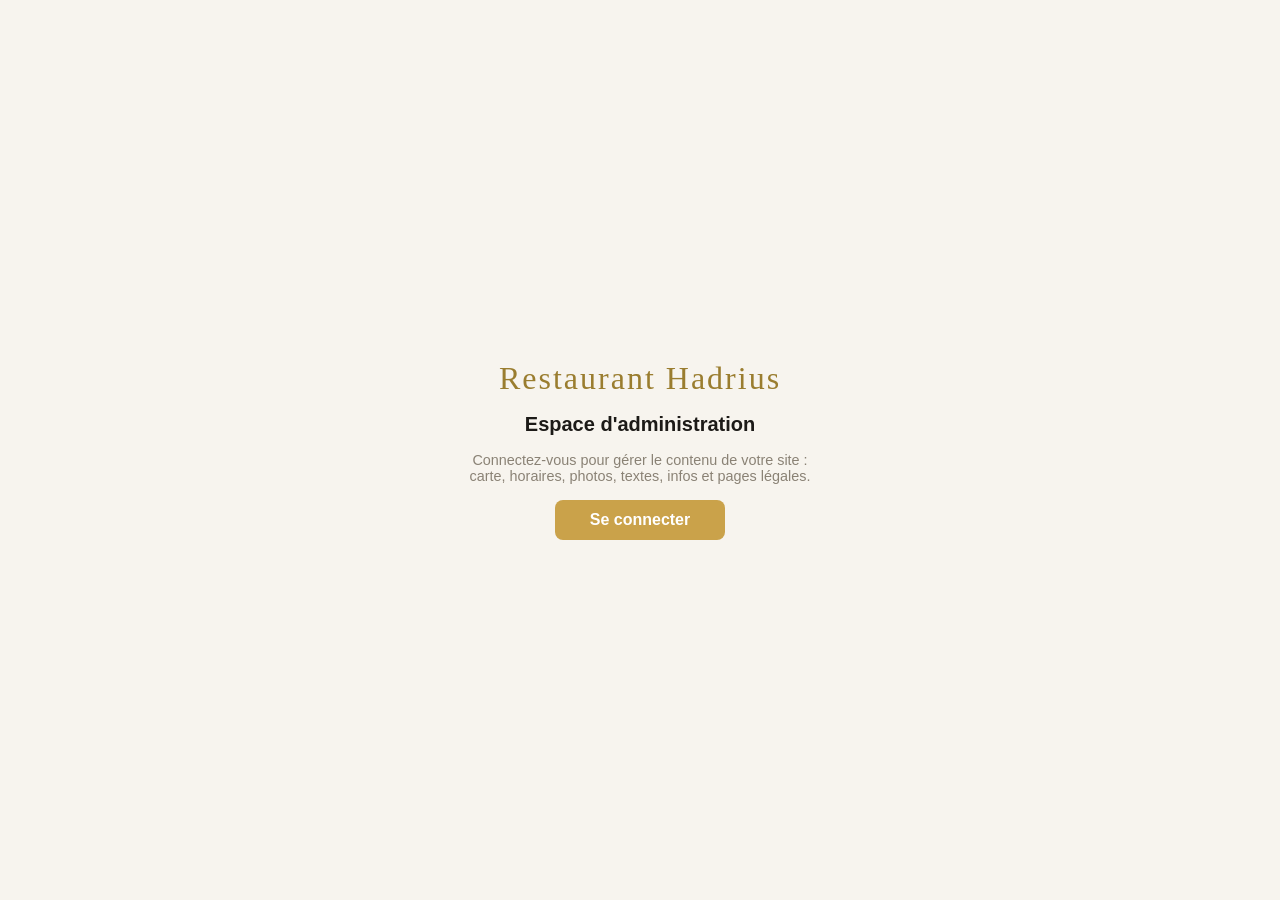
<file: admin/index.html>
<!DOCTYPE html>
<html lang="fr">
<head>
  <meta charset="UTF-8">
  <meta name="viewport" content="width=device-width, initial-scale=1">
  <title>Administration — Restaurant Hadrius</title>
  <link rel="icon" href="../assets/logo-hadrius.jpg">
  <link rel="stylesheet" href="admin.css">
  <script src="https://identity.netlify.com/v1/netlify-identity-widget.js"></script>
</head>
<body>

  <div id="loginScreen">
    <div class="brand">Restaurant Hadrius</div>
    <h1>Espace d'administration</h1>
    <p>Connectez-vous pour gérer le contenu de votre site : carte, horaires, photos, textes, infos et pages légales.</p>
    <button class="btn-login" onclick="CMS.login()">Se connecter</button>
  </div>

  <div id="adminScreen">
    <header class="hub-header">
      <h1>Restaurant Hadrius — Administration</h1>
      <button class="btn-text" onclick="CMS.logout()">Déconnexion</button>
    </header>

    <div class="welcome">
      <h2>Bonjour 👋</h2>
      <p>Que souhaitez-vous modifier ? Vos changements apparaissent sur le site en ligne après ~1 minute.</p>
    </div>

    <div class="hub">
      <a href="carte.html" class="hub-card">
        <div class="hub-card__icon">🍽️</div>
        <div class="hub-card__title">Carte du restaurant</div>
        <div class="hub-card__desc">Modifier les plats, descriptions et prix, et remplacer le PDF de la carte.</div>
        <div class="hub-card__arrow">Ouvrir →</div>
      </a>

      <a href="horaires.html" class="hub-card">
        <div class="hub-card__icon">🕒</div>
        <div class="hub-card__title">Horaires d'ouverture</div>
        <div class="hub-card__desc">Gérer les périodes (saisons) et les créneaux midi / soir de chaque jour.</div>
        <div class="hub-card__arrow">Ouvrir →</div>
      </a>

      <a href="galerie.html" class="hub-card">
        <div class="hub-card__icon">📷</div>
        <div class="hub-card__title">Photos &amp; galerie</div>
        <div class="hub-card__desc">Logo, photo de devanture et toutes les photos de la galerie (plats, ambiance, terrasse).</div>
        <div class="hub-card__arrow">Ouvrir →</div>
      </a>

      <a href="textes.html" class="hub-card">
        <div class="hub-card__icon">✏️</div>
        <div class="hub-card__title">Textes du site</div>
        <div class="hub-card__desc">Titre d'accueil, texte de présentation, informations (prix, paiement) et texte Événements.</div>
        <div class="hub-card__arrow">Ouvrir →</div>
      </a>

      <a href="infos.html" class="hub-card">
        <div class="hub-card__icon">⚙️</div>
        <div class="hub-card__title">Infos &amp; contact</div>
        <div class="hub-card__desc">Adresse, téléphone, email, réseaux sociaux, plan Google Maps et popup.</div>
        <div class="hub-card__arrow">Ouvrir →</div>
      </a>

      <a href="legal.html" class="hub-card">
        <div class="hub-card__icon">📄</div>
        <div class="hub-card__title">Pages légales</div>
        <div class="hub-card__desc">Mentions légales, confidentialité, cookies et CGU.</div>
        <div class="hub-card__arrow">Ouvrir →</div>
      </a>
    </div>
  </div>

  <script src="cms.js"></script>
  <script>CMS.requireAuth();</script>
</body>
</html>
</file>
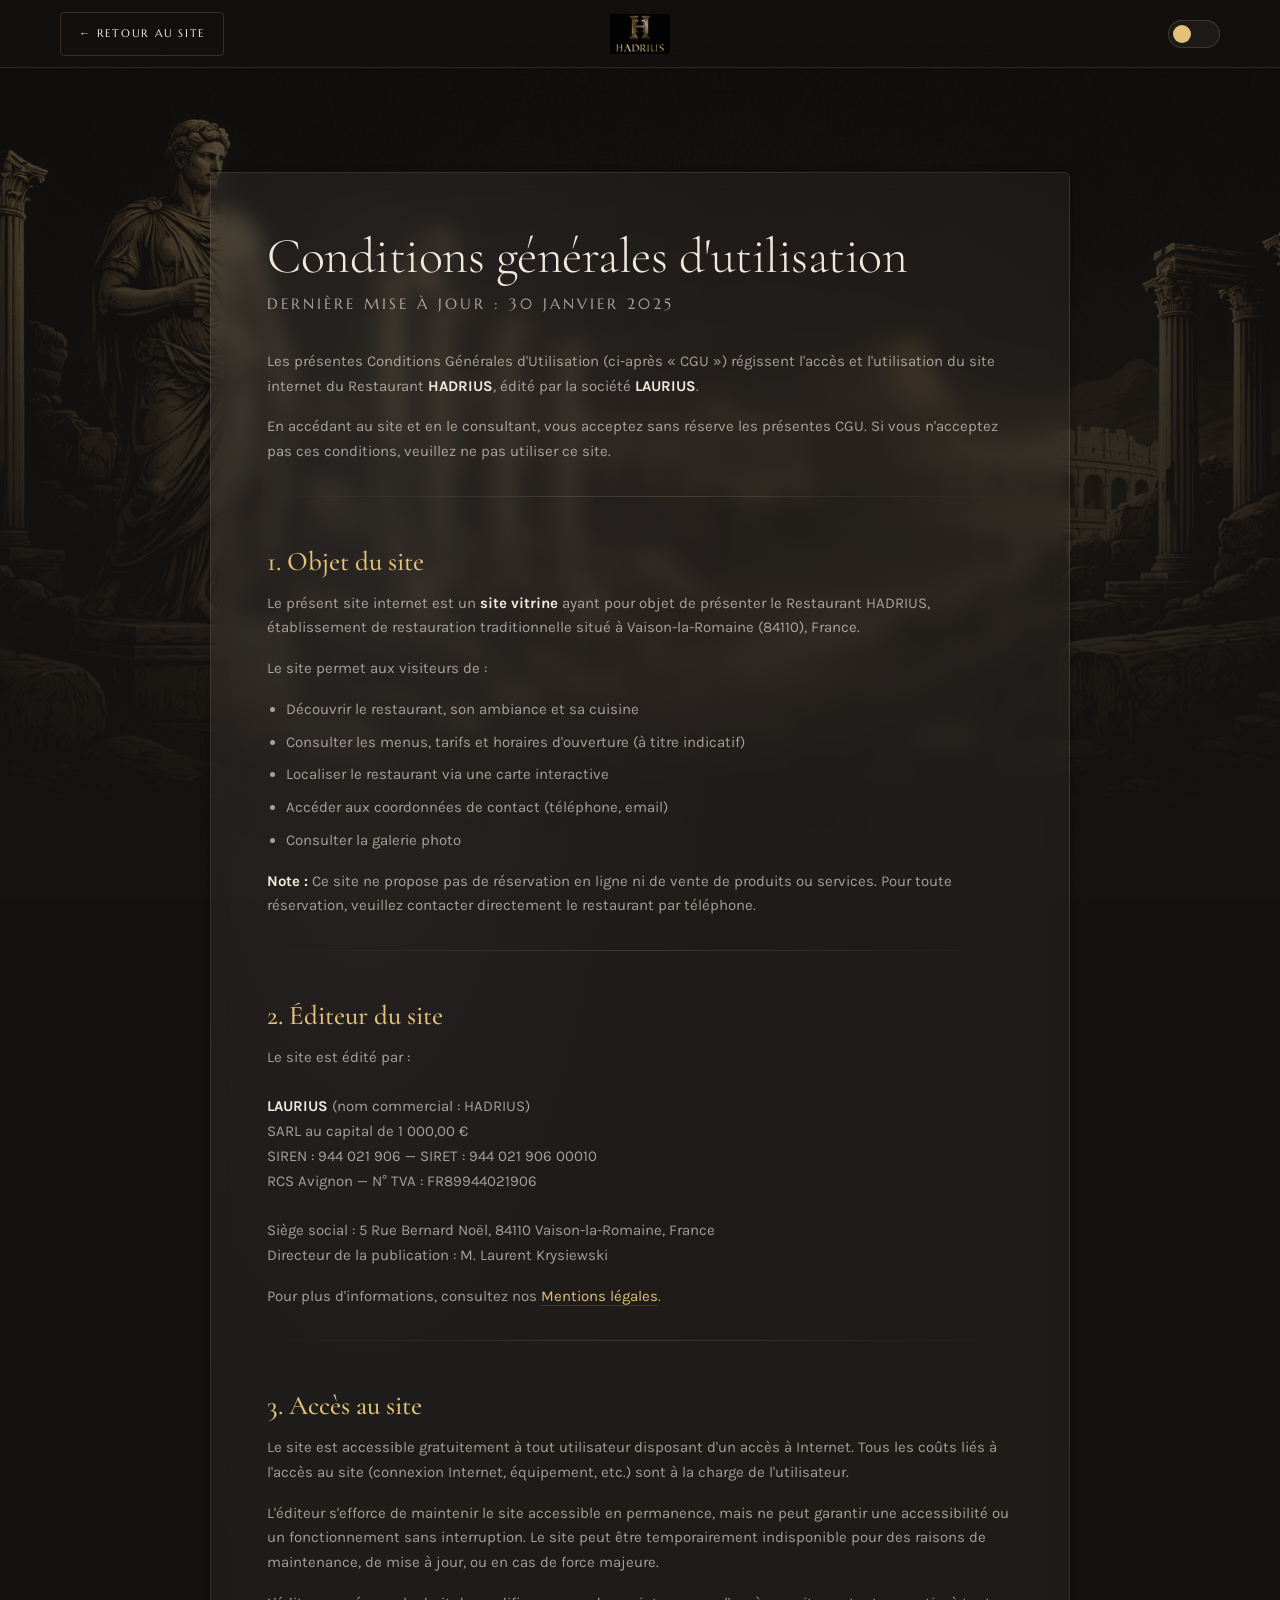
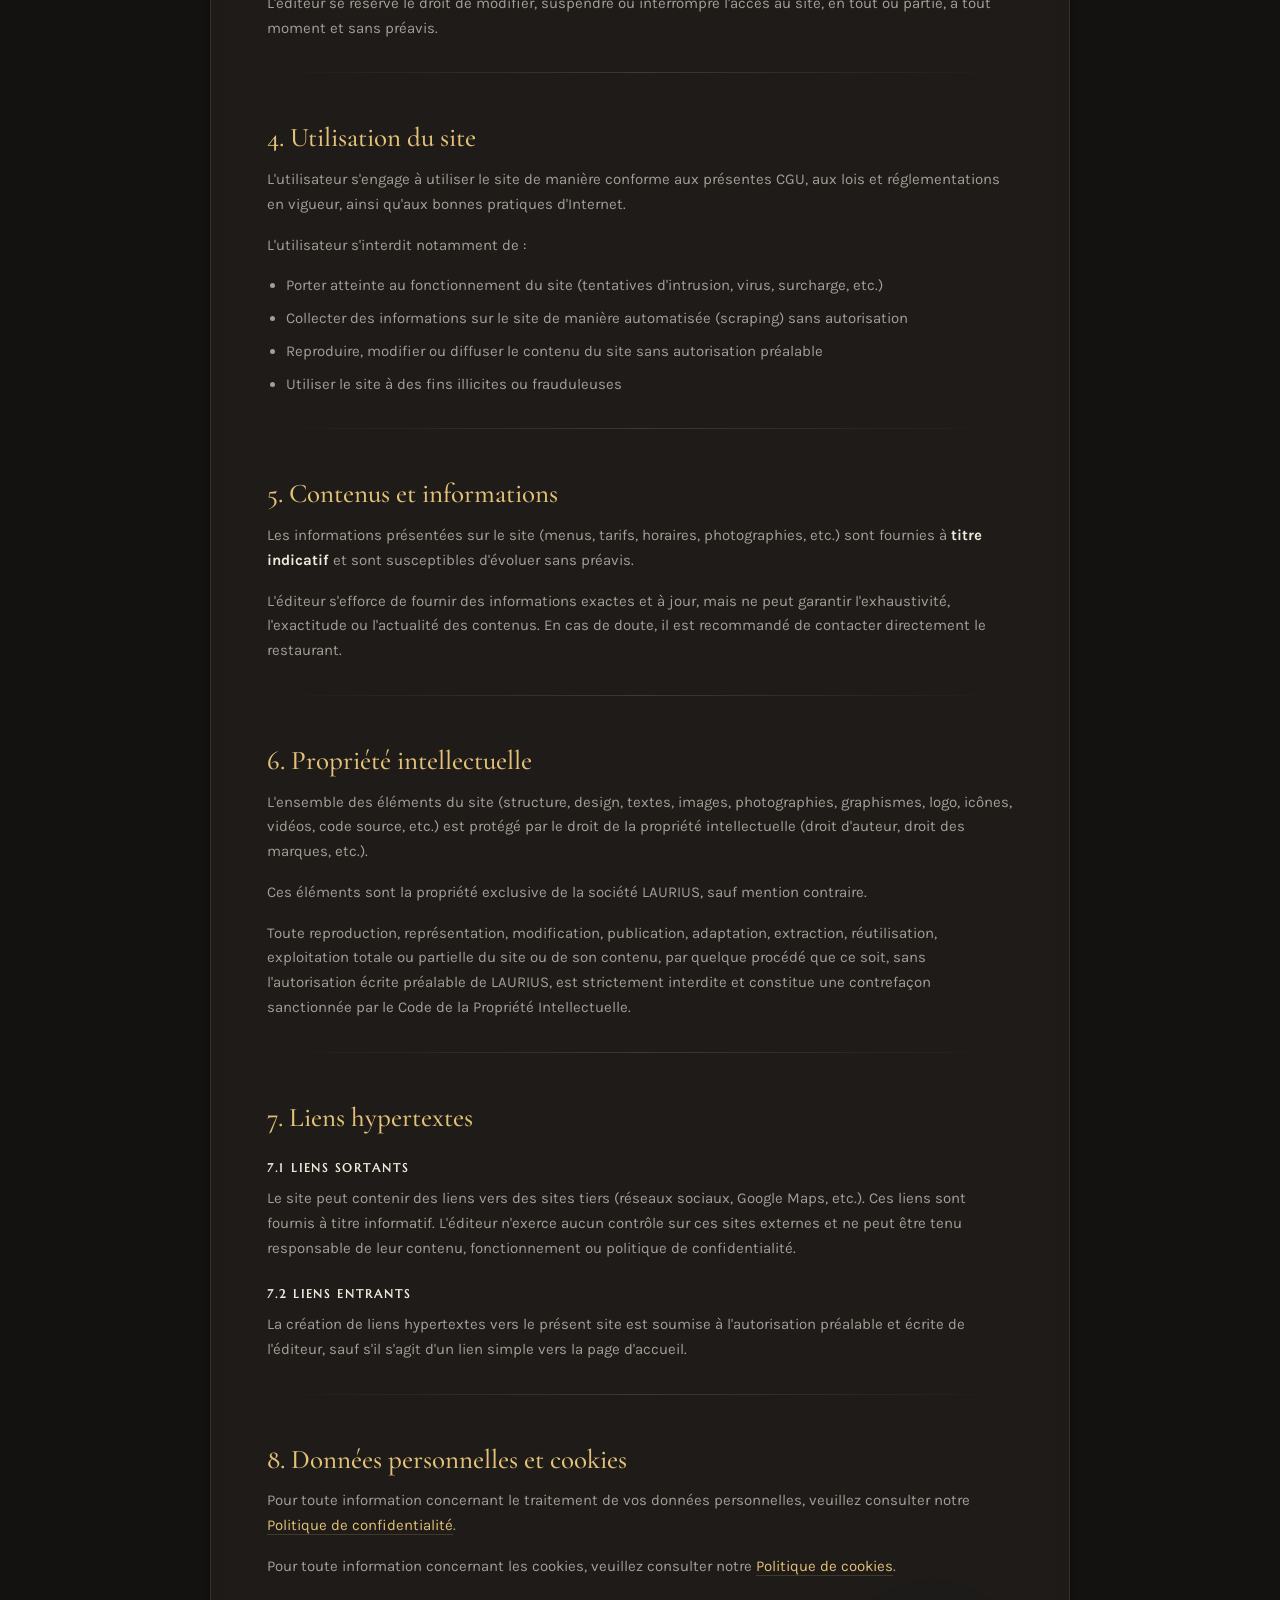
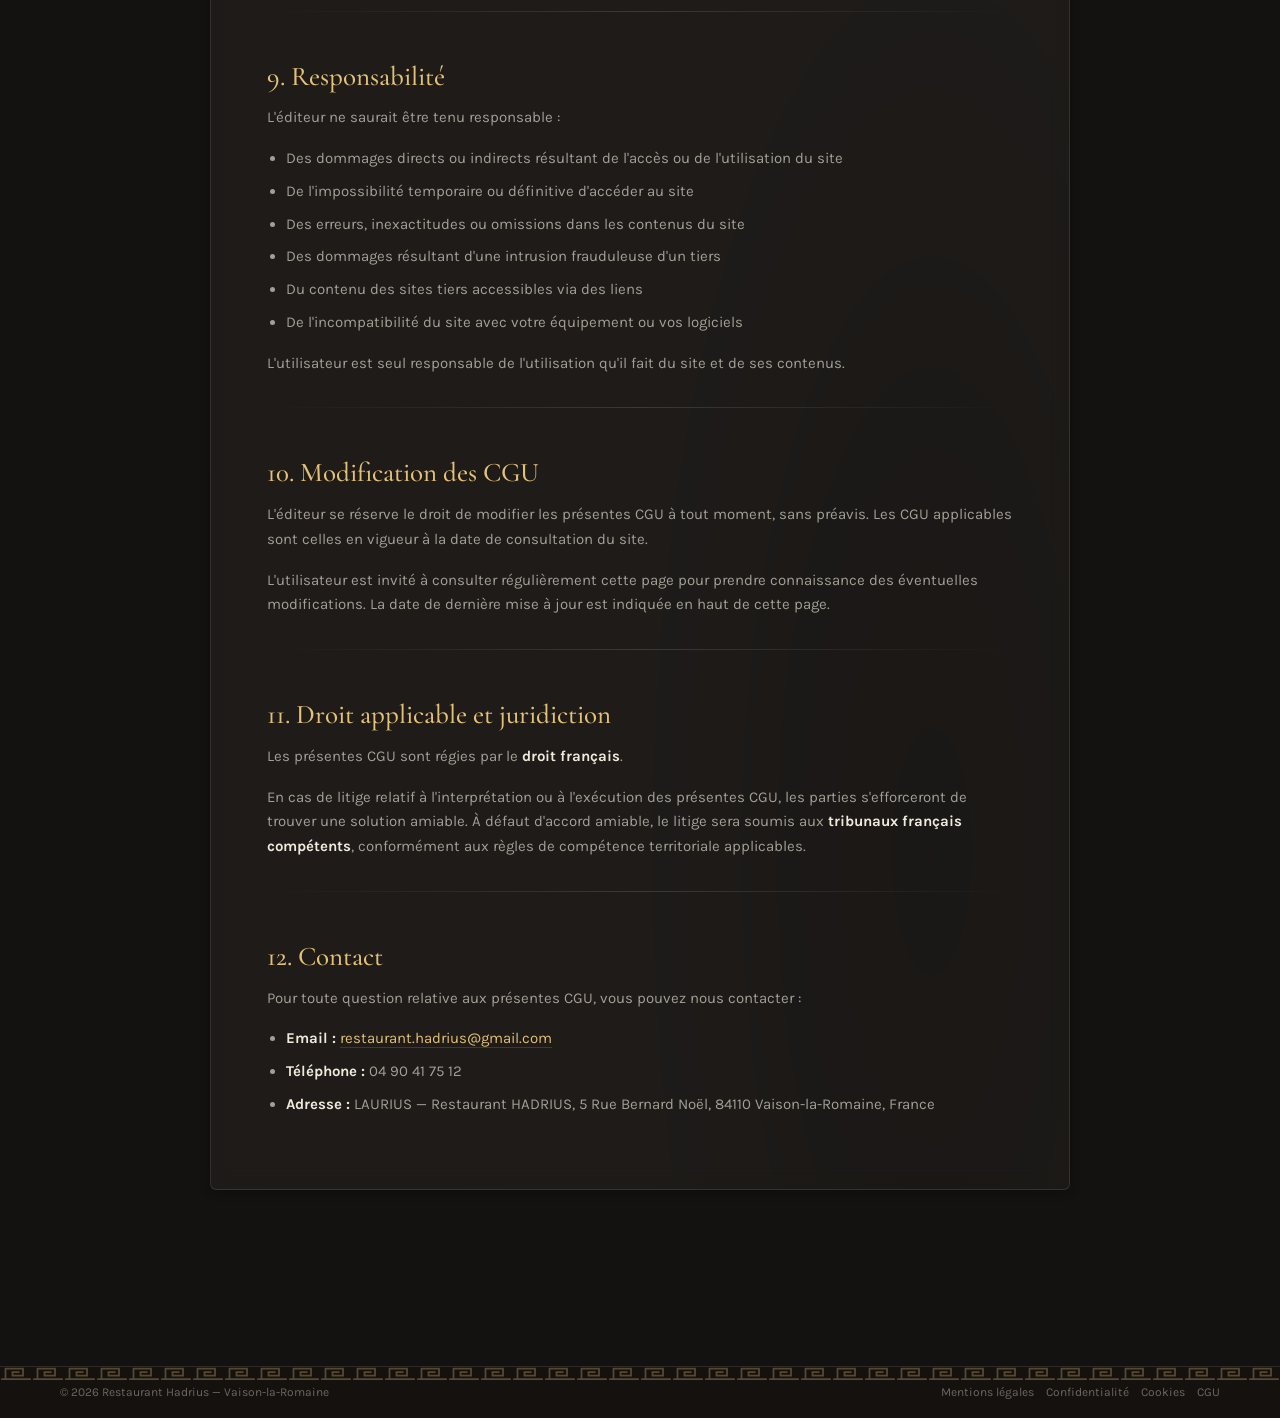
<file: cgu.html>
<!doctype html>
<html lang="fr">
<head>
  <meta charset="utf-8"/>
  <meta name="viewport" content="width=device-width,initial-scale=1"/>
  <meta name="robots" content="noindex, nofollow"/>
  <title>Conditions générales d'utilisation — Restaurant Hadrius</title>
  <meta name="description" content="Conditions générales d'utilisation du site du Restaurant Hadrius à Vaison-la-Romaine."/>
  <link rel="icon" href="assets/logo-hadrius.jpg"/>
  <link rel="preconnect" href="https://fonts.googleapis.com">
  <link rel="preconnect" href="https://fonts.gstatic.com" crossorigin>
  <link href="https://fonts.googleapis.com/css2?family=Cormorant+Garamond:ital,wght@0,300;0,400;0,500;0,600;1,300;1,400&family=Karla:wght@300;400;500;600;700&family=Marcellus+SC&display=swap" rel="stylesheet">
  <link rel="stylesheet" href="styles.css?v=2"/>
</head>
<body>
  <div class="bg-scene">
    <div class="bg-image"></div>
    <div class="birds-layer" aria-hidden="true"></div>
  </div>

  <canvas id="bg-canvas"></canvas>
  <div class="noise"></div>

  <header class="topbar">
    <div class="container">
      <div class="nav">
        <div class="nav-left"><a class="pill" href="index.html">← Retour au site</a></div>
        <div class="brand"><img src="assets/logo-hadrius.jpg" alt="Logo Restaurant Hadrius"/></div>
        <div class="nav-right">
          <button class="toggle" id="themeToggle" aria-label="Mode jour/nuit"><span class="dot"></span></button>
        </div>
      </div>
    </div>
  </header>

  <main class="section">
    <div class="container">
      <div class="card info-box legal-page" id="legalBody" data-legal="cgu">
        <h1 class="h2">Conditions générales d'utilisation</h1>
        <p class="legal-update">Dernière mise à jour : 30 janvier 2025</p>

        <p>
          Les présentes Conditions Générales d'Utilisation (ci-après « CGU ») régissent l'accès et l'utilisation du site internet du Restaurant <strong>HADRIUS</strong>, édité par la société <strong>LAURIUS</strong>.
        </p>
        <p>
          En accédant au site et en le consultant, vous acceptez sans réserve les présentes CGU. Si vous n'acceptez pas ces conditions, veuillez ne pas utiliser ce site.
        </p>

        <div class="divider"></div>

        <h2 class="h3">1. Objet du site</h2>
        <p>
          Le présent site internet est un <strong>site vitrine</strong> ayant pour objet de présenter le Restaurant HADRIUS, établissement de restauration traditionnelle situé à Vaison-la-Romaine (84110), France.
        </p>
        <p>
          Le site permet aux visiteurs de :
        </p>
        <ul>
          <li>Découvrir le restaurant, son ambiance et sa cuisine</li>
          <li>Consulter les menus, tarifs et horaires d'ouverture (à titre indicatif)</li>
          <li>Localiser le restaurant via une carte interactive</li>
          <li>Accéder aux coordonnées de contact (téléphone, email)</li>
          <li>Consulter la galerie photo</li>
        </ul>
        <p>
          <strong>Note :</strong> Ce site ne propose pas de réservation en ligne ni de vente de produits ou services. Pour toute réservation, veuillez contacter directement le restaurant par téléphone.
        </p>

        <div class="divider"></div>

        <h2 class="h3">2. Éditeur du site</h2>
        <p>
          Le site est édité par :<br><br>
          <strong>LAURIUS</strong> (nom commercial : HADRIUS)<br>
          SARL au capital de 1 000,00 €<br>
          SIREN : 944 021 906 — SIRET : 944 021 906 00010<br>
          RCS Avignon — N° TVA : FR89944021906<br><br>
          Siège social : 5 Rue Bernard Noël, 84110 Vaison-la-Romaine, France<br>
          Directeur de la publication : M. Laurent Krysiewski
        </p>
        <p>
          Pour plus d'informations, consultez nos <a href="mentions-legales.html">Mentions légales</a>.
        </p>

        <div class="divider"></div>

        <h2 class="h3">3. Accès au site</h2>
        <p>
          Le site est accessible gratuitement à tout utilisateur disposant d'un accès à Internet. Tous les coûts liés à l'accès au site (connexion Internet, équipement, etc.) sont à la charge de l'utilisateur.
        </p>
        <p>
          L'éditeur s'efforce de maintenir le site accessible en permanence, mais ne peut garantir une accessibilité ou un fonctionnement sans interruption. Le site peut être temporairement indisponible pour des raisons de maintenance, de mise à jour, ou en cas de force majeure.
        </p>
        <p>
          L'éditeur se réserve le droit de modifier, suspendre ou interrompre l'accès au site, en tout ou partie, à tout moment et sans préavis.
        </p>

        <div class="divider"></div>

        <h2 class="h3">4. Utilisation du site</h2>
        <p>
          L'utilisateur s'engage à utiliser le site de manière conforme aux présentes CGU, aux lois et réglementations en vigueur, ainsi qu'aux bonnes pratiques d'Internet.
        </p>
        <p>
          L'utilisateur s'interdit notamment de :
        </p>
        <ul>
          <li>Porter atteinte au fonctionnement du site (tentatives d'intrusion, virus, surcharge, etc.)</li>
          <li>Collecter des informations sur le site de manière automatisée (scraping) sans autorisation</li>
          <li>Reproduire, modifier ou diffuser le contenu du site sans autorisation préalable</li>
          <li>Utiliser le site à des fins illicites ou frauduleuses</li>
        </ul>

        <div class="divider"></div>

        <h2 class="h3">5. Contenus et informations</h2>
        <p>
          Les informations présentées sur le site (menus, tarifs, horaires, photographies, etc.) sont fournies à <strong>titre indicatif</strong> et sont susceptibles d'évoluer sans préavis.
        </p>
        <p>
          L'éditeur s'efforce de fournir des informations exactes et à jour, mais ne peut garantir l'exhaustivité, l'exactitude ou l'actualité des contenus. En cas de doute, il est recommandé de contacter directement le restaurant.
        </p>

        <div class="divider"></div>

        <h2 class="h3">6. Propriété intellectuelle</h2>
        <p>
          L'ensemble des éléments du site (structure, design, textes, images, photographies, graphismes, logo, icônes, vidéos, code source, etc.) est protégé par le droit de la propriété intellectuelle (droit d'auteur, droit des marques, etc.).
        </p>
        <p>
          Ces éléments sont la propriété exclusive de la société LAURIUS, sauf mention contraire.
        </p>
        <p>
          Toute reproduction, représentation, modification, publication, adaptation, extraction, réutilisation, exploitation totale ou partielle du site ou de son contenu, par quelque procédé que ce soit, sans l'autorisation écrite préalable de LAURIUS, est strictement interdite et constitue une contrefaçon sanctionnée par le Code de la Propriété Intellectuelle.
        </p>

        <div class="divider"></div>

        <h2 class="h3">7. Liens hypertextes</h2>
        <h3>7.1 Liens sortants</h3>
        <p>
          Le site peut contenir des liens vers des sites tiers (réseaux sociaux, Google Maps, etc.). Ces liens sont fournis à titre informatif. L'éditeur n'exerce aucun contrôle sur ces sites externes et ne peut être tenu responsable de leur contenu, fonctionnement ou politique de confidentialité.
        </p>

        <h3>7.2 Liens entrants</h3>
        <p>
          La création de liens hypertextes vers le présent site est soumise à l'autorisation préalable et écrite de l'éditeur, sauf s'il s'agit d'un lien simple vers la page d'accueil.
        </p>

        <div class="divider"></div>

        <h2 class="h3">8. Données personnelles et cookies</h2>
        <p>
          Pour toute information concernant le traitement de vos données personnelles, veuillez consulter notre <a href="politique-confidentialite.html">Politique de confidentialité</a>.
        </p>
        <p>
          Pour toute information concernant les cookies, veuillez consulter notre <a href="politique-cookies.html">Politique de cookies</a>.
        </p>

        <div class="divider"></div>

        <h2 class="h3">9. Responsabilité</h2>
        <p>
          L'éditeur ne saurait être tenu responsable :
        </p>
        <ul>
          <li>Des dommages directs ou indirects résultant de l'accès ou de l'utilisation du site</li>
          <li>De l'impossibilité temporaire ou définitive d'accéder au site</li>
          <li>Des erreurs, inexactitudes ou omissions dans les contenus du site</li>
          <li>Des dommages résultant d'une intrusion frauduleuse d'un tiers</li>
          <li>Du contenu des sites tiers accessibles via des liens</li>
          <li>De l'incompatibilité du site avec votre équipement ou vos logiciels</li>
        </ul>
        <p>
          L'utilisateur est seul responsable de l'utilisation qu'il fait du site et de ses contenus.
        </p>

        <div class="divider"></div>

        <h2 class="h3">10. Modification des CGU</h2>
        <p>
          L'éditeur se réserve le droit de modifier les présentes CGU à tout moment, sans préavis. Les CGU applicables sont celles en vigueur à la date de consultation du site.
        </p>
        <p>
          L'utilisateur est invité à consulter régulièrement cette page pour prendre connaissance des éventuelles modifications. La date de dernière mise à jour est indiquée en haut de cette page.
        </p>

        <div class="divider"></div>

        <h2 class="h3">11. Droit applicable et juridiction</h2>
        <p>
          Les présentes CGU sont régies par le <strong>droit français</strong>.
        </p>
        <p>
          En cas de litige relatif à l'interprétation ou à l'exécution des présentes CGU, les parties s'efforceront de trouver une solution amiable. À défaut d'accord amiable, le litige sera soumis aux <strong>tribunaux français compétents</strong>, conformément aux règles de compétence territoriale applicables.
        </p>

        <div class="divider"></div>

        <h2 class="h3">12. Contact</h2>
        <p>
          Pour toute question relative aux présentes CGU, vous pouvez nous contacter :
        </p>
        <ul>
          <li><strong>Email :</strong> <a href="mailto:restaurant.hadrius@gmail.com">restaurant.hadrius@gmail.com</a></li>
          <li><strong>Téléphone :</strong> 04 90 41 75 12</li>
          <li><strong>Adresse :</strong> LAURIUS — Restaurant HADRIUS, 5 Rue Bernard Noël, 84110 Vaison-la-Romaine, France</li>
        </ul>

      </div>
    </div>
  </main>

  <footer class="footer">
    <div class="container">
      <div class="links">
        <div>© <span id="year"></span> Restaurant Hadrius — Vaison-la-Romaine</div>
        <div class="legal">
          <a href="mentions-legales.html">Mentions légales</a>
          <a href="politique-confidentialite.html">Confidentialité</a>
          <a href="politique-cookies.html">Cookies</a>
          <a href="cgu.html">CGU</a>
        </div>
      </div>
    </div>
  </footer>

  <script>document.getElementById("year").textContent = new Date().getFullYear();</script>
  <script src="script.js?v=2" defer></script>
  <script>
    /* Pages légales pilotées depuis /admin → Pages légales (data/mentions.json).
       Le contenu ci-dessus sert de repli si le fichier n'est pas lisible. */
    (function () {
      var el = document.getElementById('legalBody'); if (!el) return;
      var key = el.getAttribute('data-legal');
      fetch('data/mentions.json', { cache: 'no-store' })
        .then(function (r) { return r.ok ? r.json() : null; })
        .then(function (d) { if (d && d[key] && d[key].html) el.innerHTML = d[key].html; })
        .catch(function () {});
    })();
  </script>
</body>
</html>
</file>
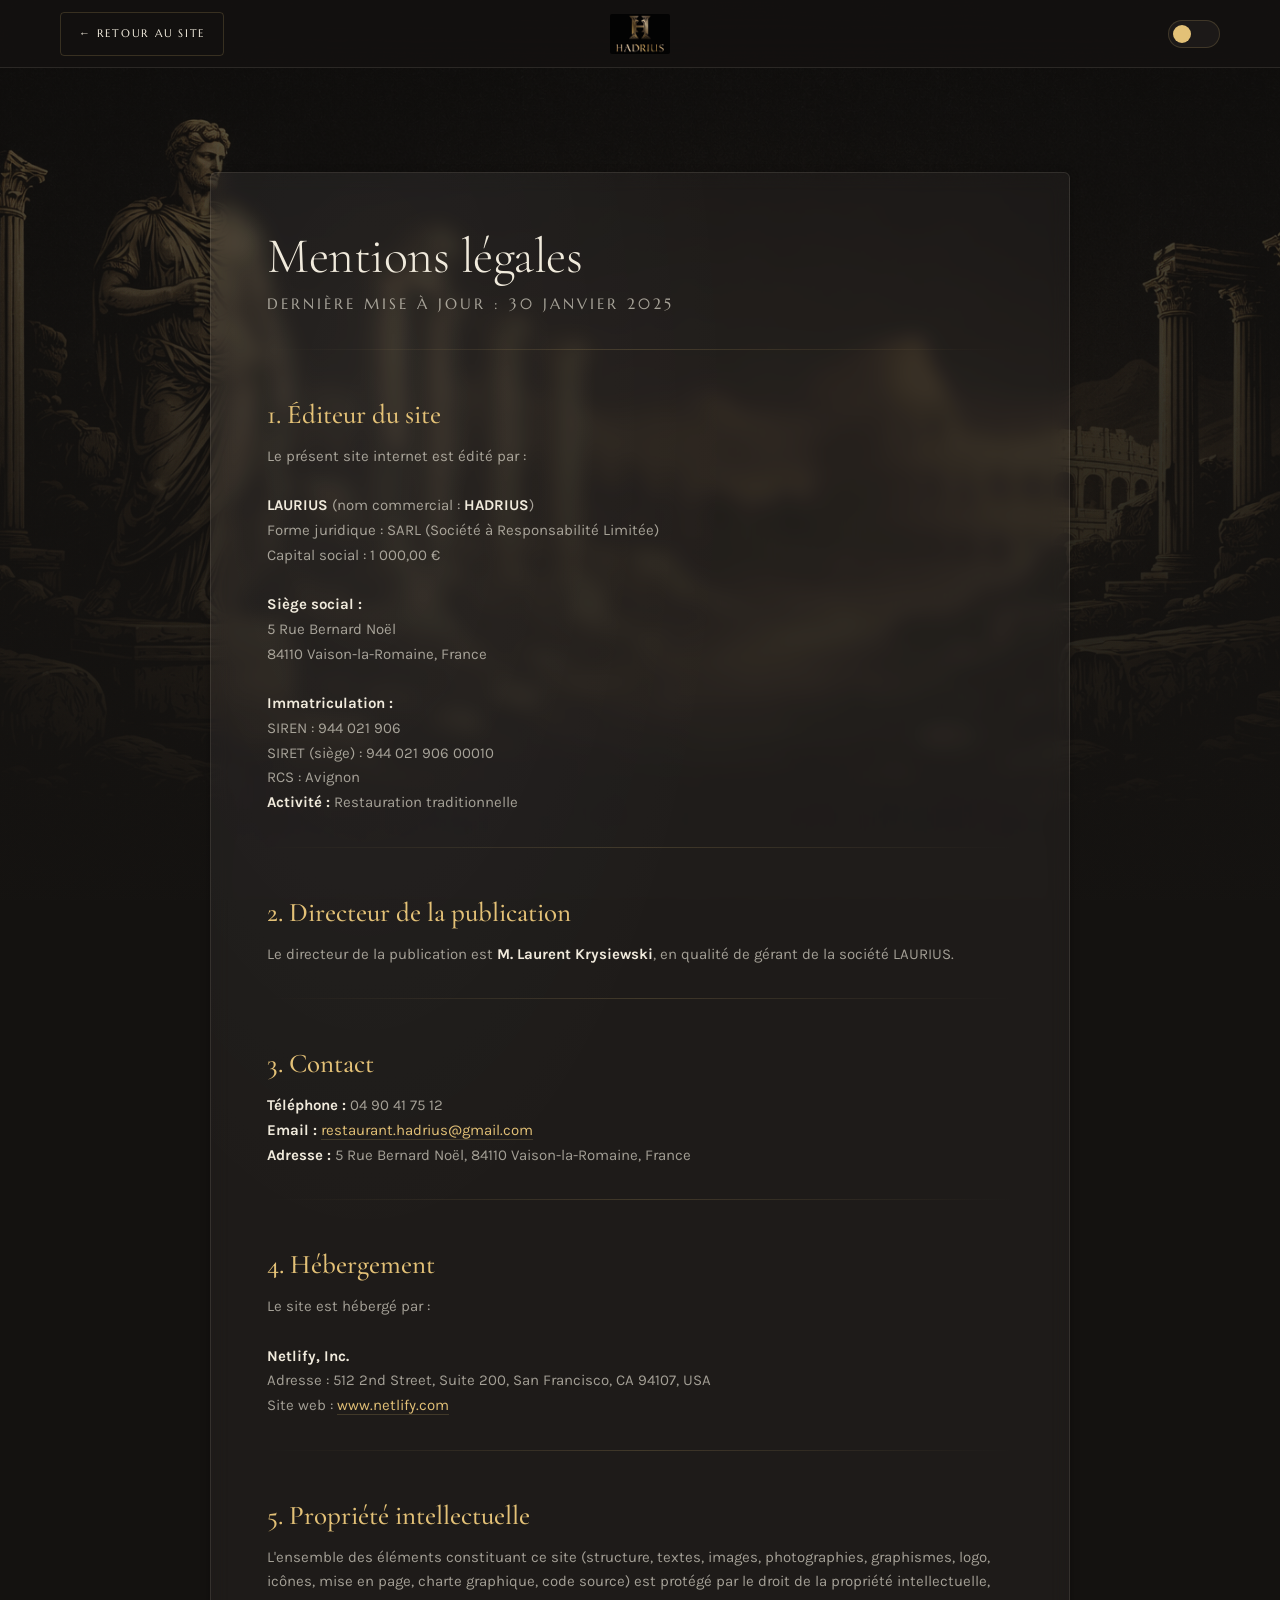
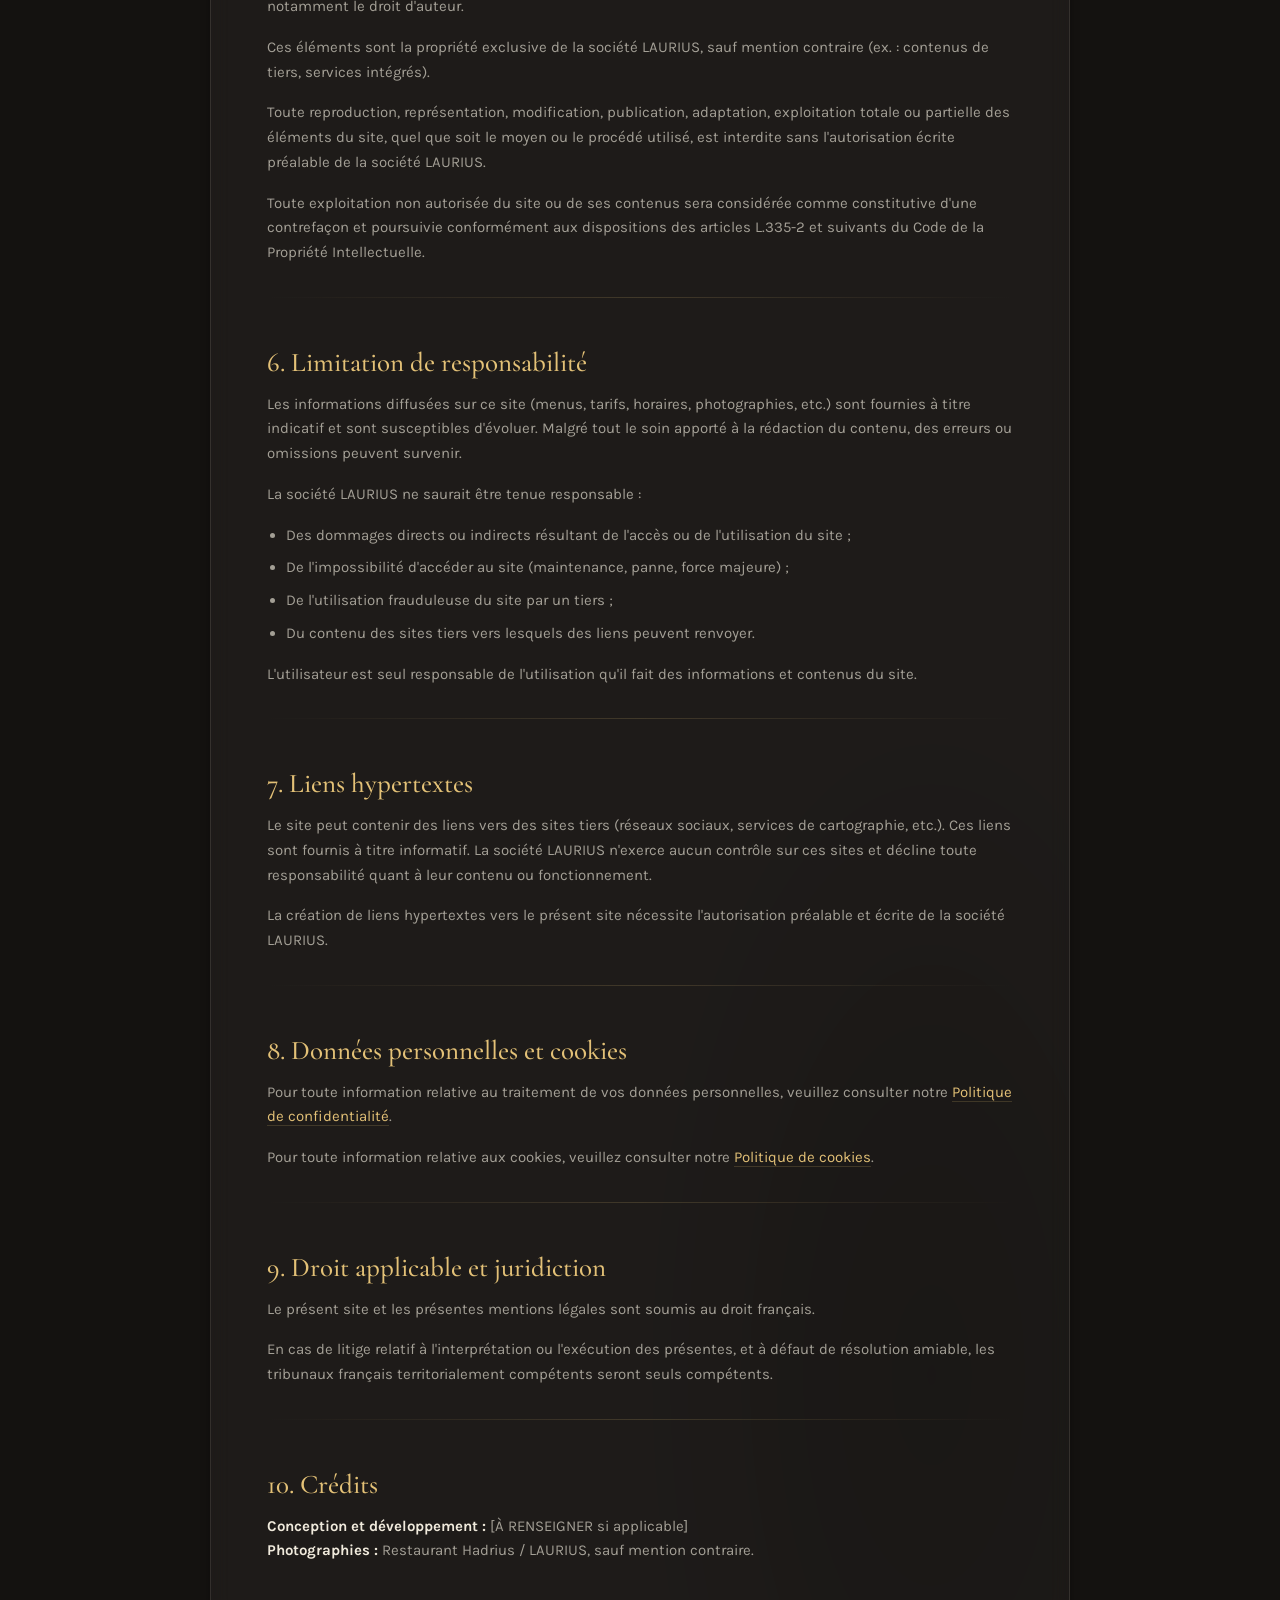
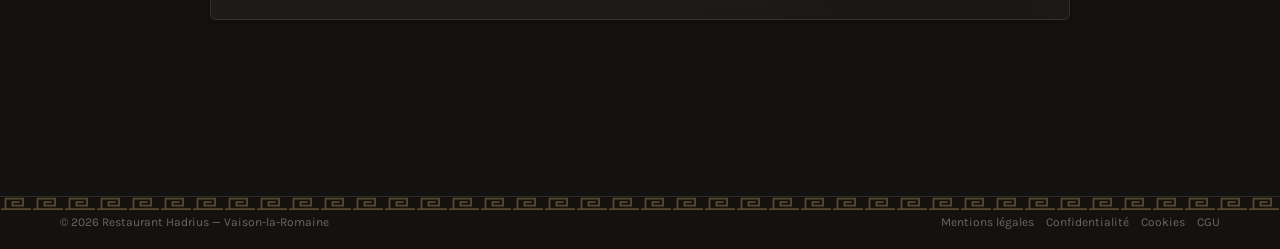
<file: mentions-legales.html>
<!doctype html>
<html lang="fr">
<head>
  <meta charset="utf-8"/>
  <meta name="viewport" content="width=device-width,initial-scale=1"/>
  <meta name="robots" content="noindex, nofollow"/>
  <title>Mentions légales — Restaurant Hadrius</title>
  <meta name="description" content="Mentions légales du site du Restaurant Hadrius à Vaison-la-Romaine."/>
  <link rel="icon" href="assets/logo-hadrius.jpg"/>
  <link rel="preconnect" href="https://fonts.googleapis.com">
  <link rel="preconnect" href="https://fonts.gstatic.com" crossorigin>
  <link href="https://fonts.googleapis.com/css2?family=Cormorant+Garamond:ital,wght@0,300;0,400;0,500;0,600;1,300;1,400&family=Karla:wght@300;400;500;600;700&family=Marcellus+SC&display=swap" rel="stylesheet">
  <link rel="stylesheet" href="styles.css?v=2"/>
</head>
<body>
  <div class="bg-scene">
    <div class="bg-image"></div>
    <div class="birds-layer" aria-hidden="true"></div>
  </div>

  <canvas id="bg-canvas"></canvas>
  <div class="noise"></div>

  <header class="topbar">
    <div class="container">
      <div class="nav">
        <div class="nav-left"><a class="pill" href="index.html">← Retour au site</a></div>
        <div class="brand"><img src="assets/logo-hadrius.jpg" alt="Logo Restaurant Hadrius"/></div>
        <div class="nav-right">
          <button class="toggle" id="themeToggle" aria-label="Mode jour/nuit"><span class="dot"></span></button>
        </div>
      </div>
    </div>
  </header>

  <main class="section">
    <div class="container">
      <div class="card info-box legal-page" id="legalBody" data-legal="mentions_legales">
        <h1 class="h2">Mentions légales</h1>
        <p class="legal-update">Dernière mise à jour : 30 janvier 2025</p>

        <div class="divider"></div>

        <h2 class="h3">1. Éditeur du site</h2>
        <p>
          Le présent site internet est édité par :<br><br>
          <strong>LAURIUS</strong> (nom commercial : <strong>HADRIUS</strong>)<br>
          Forme juridique : SARL (Société à Responsabilité Limitée)<br>
          Capital social : 1 000,00 €<br><br>
          <strong>Siège social :</strong><br>
          5 Rue Bernard Noël<br>
          84110 Vaison-la-Romaine, France<br><br>
          <strong>Immatriculation :</strong><br>
          SIREN : 944 021 906<br>
          SIRET (siège) : 944 021 906 00010<br>
          RCS : Avignon<br>
          <strong>Activité :</strong> Restauration traditionnelle
        </p>

        <div class="divider"></div>

        <h2 class="h3">2. Directeur de la publication</h2>
        <p>
          Le directeur de la publication est <strong>M. Laurent Krysiewski</strong>, en qualité de gérant de la société LAURIUS.
        </p>

        <div class="divider"></div>

        <h2 class="h3">3. Contact</h2>
        <p>
          <strong>Téléphone :</strong> 04 90 41 75 12<br>
          <strong>Email :</strong> <a href="mailto:restaurant.hadrius@gmail.com">restaurant.hadrius@gmail.com</a><br>
          <strong>Adresse :</strong> 5 Rue Bernard Noël, 84110 Vaison-la-Romaine, France
        </p>

        <div class="divider"></div>

        <h2 class="h3">4. Hébergement</h2>
        <p>
          Le site est hébergé par :<br><br>
          <strong>Netlify, Inc.</strong><br>
          Adresse : 512 2nd Street, Suite 200, San Francisco, CA 94107, USA<br>
          Site web : <a href="https://www.netlify.com" target="_blank" rel="noopener">www.netlify.com</a>
        </p>

        <div class="divider"></div>

        <h2 class="h3">5. Propriété intellectuelle</h2>
        <p>
          L'ensemble des éléments constituant ce site (structure, textes, images, photographies, graphismes, logo, icônes, mise en page, charte graphique, code source) est protégé par le droit de la propriété intellectuelle, notamment le droit d'auteur.
        </p>
        <p>
          Ces éléments sont la propriété exclusive de la société LAURIUS, sauf mention contraire (ex. : contenus de tiers, services intégrés).
        </p>
        <p>
          Toute reproduction, représentation, modification, publication, adaptation, exploitation totale ou partielle des éléments du site, quel que soit le moyen ou le procédé utilisé, est interdite sans l'autorisation écrite préalable de la société LAURIUS.
        </p>
        <p>
          Toute exploitation non autorisée du site ou de ses contenus sera considérée comme constitutive d'une contrefaçon et poursuivie conformément aux dispositions des articles L.335-2 et suivants du Code de la Propriété Intellectuelle.
        </p>

        <div class="divider"></div>

        <h2 class="h3">6. Limitation de responsabilité</h2>
        <p>
          Les informations diffusées sur ce site (menus, tarifs, horaires, photographies, etc.) sont fournies à titre indicatif et sont susceptibles d'évoluer. Malgré tout le soin apporté à la rédaction du contenu, des erreurs ou omissions peuvent survenir.
        </p>
        <p>
          La société LAURIUS ne saurait être tenue responsable :
        </p>
        <ul>
          <li>Des dommages directs ou indirects résultant de l'accès ou de l'utilisation du site ;</li>
          <li>De l'impossibilité d'accéder au site (maintenance, panne, force majeure) ;</li>
          <li>De l'utilisation frauduleuse du site par un tiers ;</li>
          <li>Du contenu des sites tiers vers lesquels des liens peuvent renvoyer.</li>
        </ul>
        <p>
          L'utilisateur est seul responsable de l'utilisation qu'il fait des informations et contenus du site.
        </p>

        <div class="divider"></div>

        <h2 class="h3">7. Liens hypertextes</h2>
        <p>
          Le site peut contenir des liens vers des sites tiers (réseaux sociaux, services de cartographie, etc.). Ces liens sont fournis à titre informatif. La société LAURIUS n'exerce aucun contrôle sur ces sites et décline toute responsabilité quant à leur contenu ou fonctionnement.
        </p>
        <p>
          La création de liens hypertextes vers le présent site nécessite l'autorisation préalable et écrite de la société LAURIUS.
        </p>

        <div class="divider"></div>

        <h2 class="h3">8. Données personnelles et cookies</h2>
        <p>
          Pour toute information relative au traitement de vos données personnelles, veuillez consulter notre <a href="politique-confidentialite.html">Politique de confidentialité</a>.
        </p>
        <p>
          Pour toute information relative aux cookies, veuillez consulter notre <a href="politique-cookies.html">Politique de cookies</a>.
        </p>

        <div class="divider"></div>

        <h2 class="h3">9. Droit applicable et juridiction</h2>
        <p>
          Le présent site et les présentes mentions légales sont soumis au droit français.
        </p>
        <p>
          En cas de litige relatif à l'interprétation ou l'exécution des présentes, et à défaut de résolution amiable, les tribunaux français territorialement compétents seront seuls compétents.
        </p>

        <div class="divider"></div>

        <h2 class="h3">10. Crédits</h2>
        <p>
          <strong>Conception et développement :</strong> [À RENSEIGNER si applicable]<br>
          <strong>Photographies :</strong> Restaurant Hadrius / LAURIUS, sauf mention contraire.
        </p>

      </div>
    </div>
  </main>

  <footer class="footer">
    <div class="container">
      <div class="links">
        <div>© <span id="year"></span> Restaurant Hadrius — Vaison-la-Romaine</div>
        <div class="legal">
          <a href="mentions-legales.html">Mentions légales</a>
          <a href="politique-confidentialite.html">Confidentialité</a>
          <a href="politique-cookies.html">Cookies</a>
          <a href="cgu.html">CGU</a>
        </div>
      </div>
    </div>
  </footer>

  <script>document.getElementById("year").textContent = new Date().getFullYear();</script>
  <script src="script.js?v=2" defer></script>
  <script>
    /* Pages légales pilotées depuis /admin → Pages légales (data/mentions.json).
       Le contenu ci-dessus sert de repli si le fichier n'est pas lisible. */
    (function () {
      var el = document.getElementById('legalBody'); if (!el) return;
      var key = el.getAttribute('data-legal');
      fetch('data/mentions.json', { cache: 'no-store' })
        .then(function (r) { return r.ok ? r.json() : null; })
        .then(function (d) { if (d && d[key] && d[key].html) el.innerHTML = d[key].html; })
        .catch(function () {});
    })();
  </script>
</body>
</html>
</file>
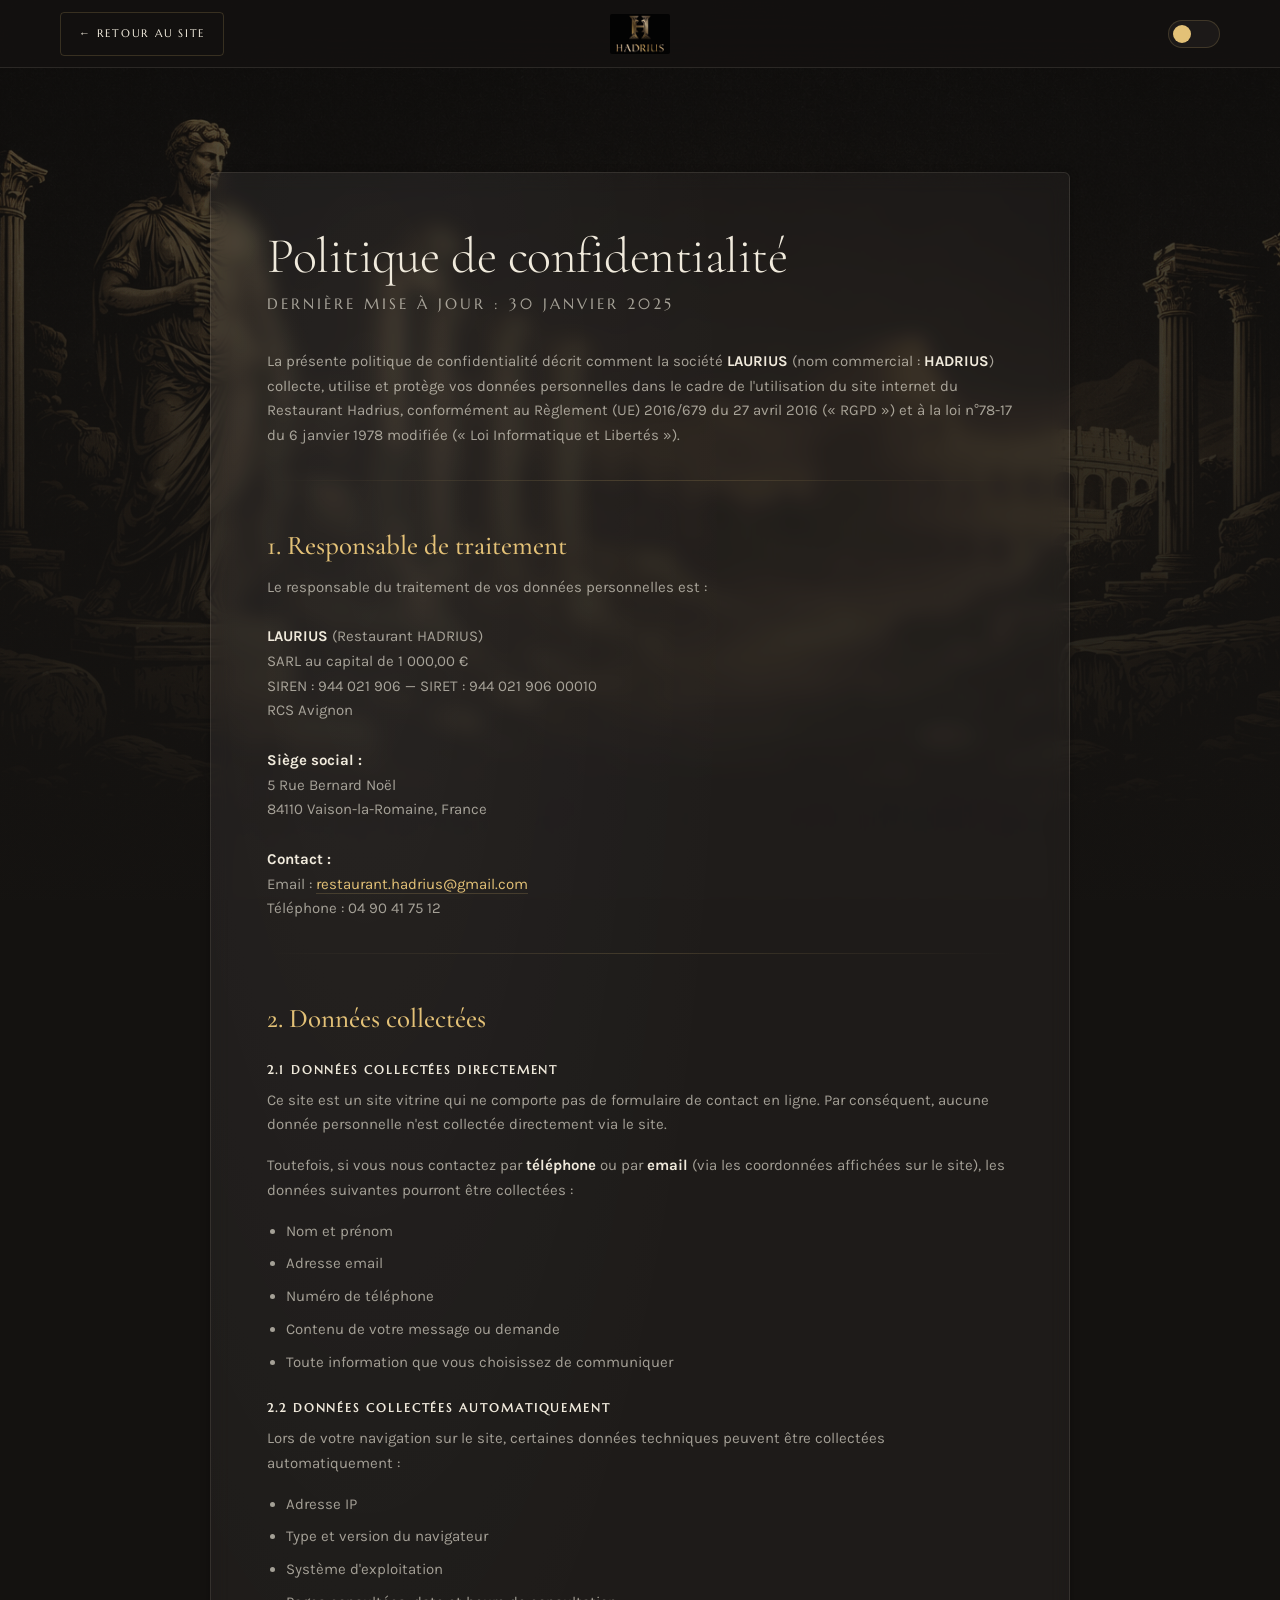
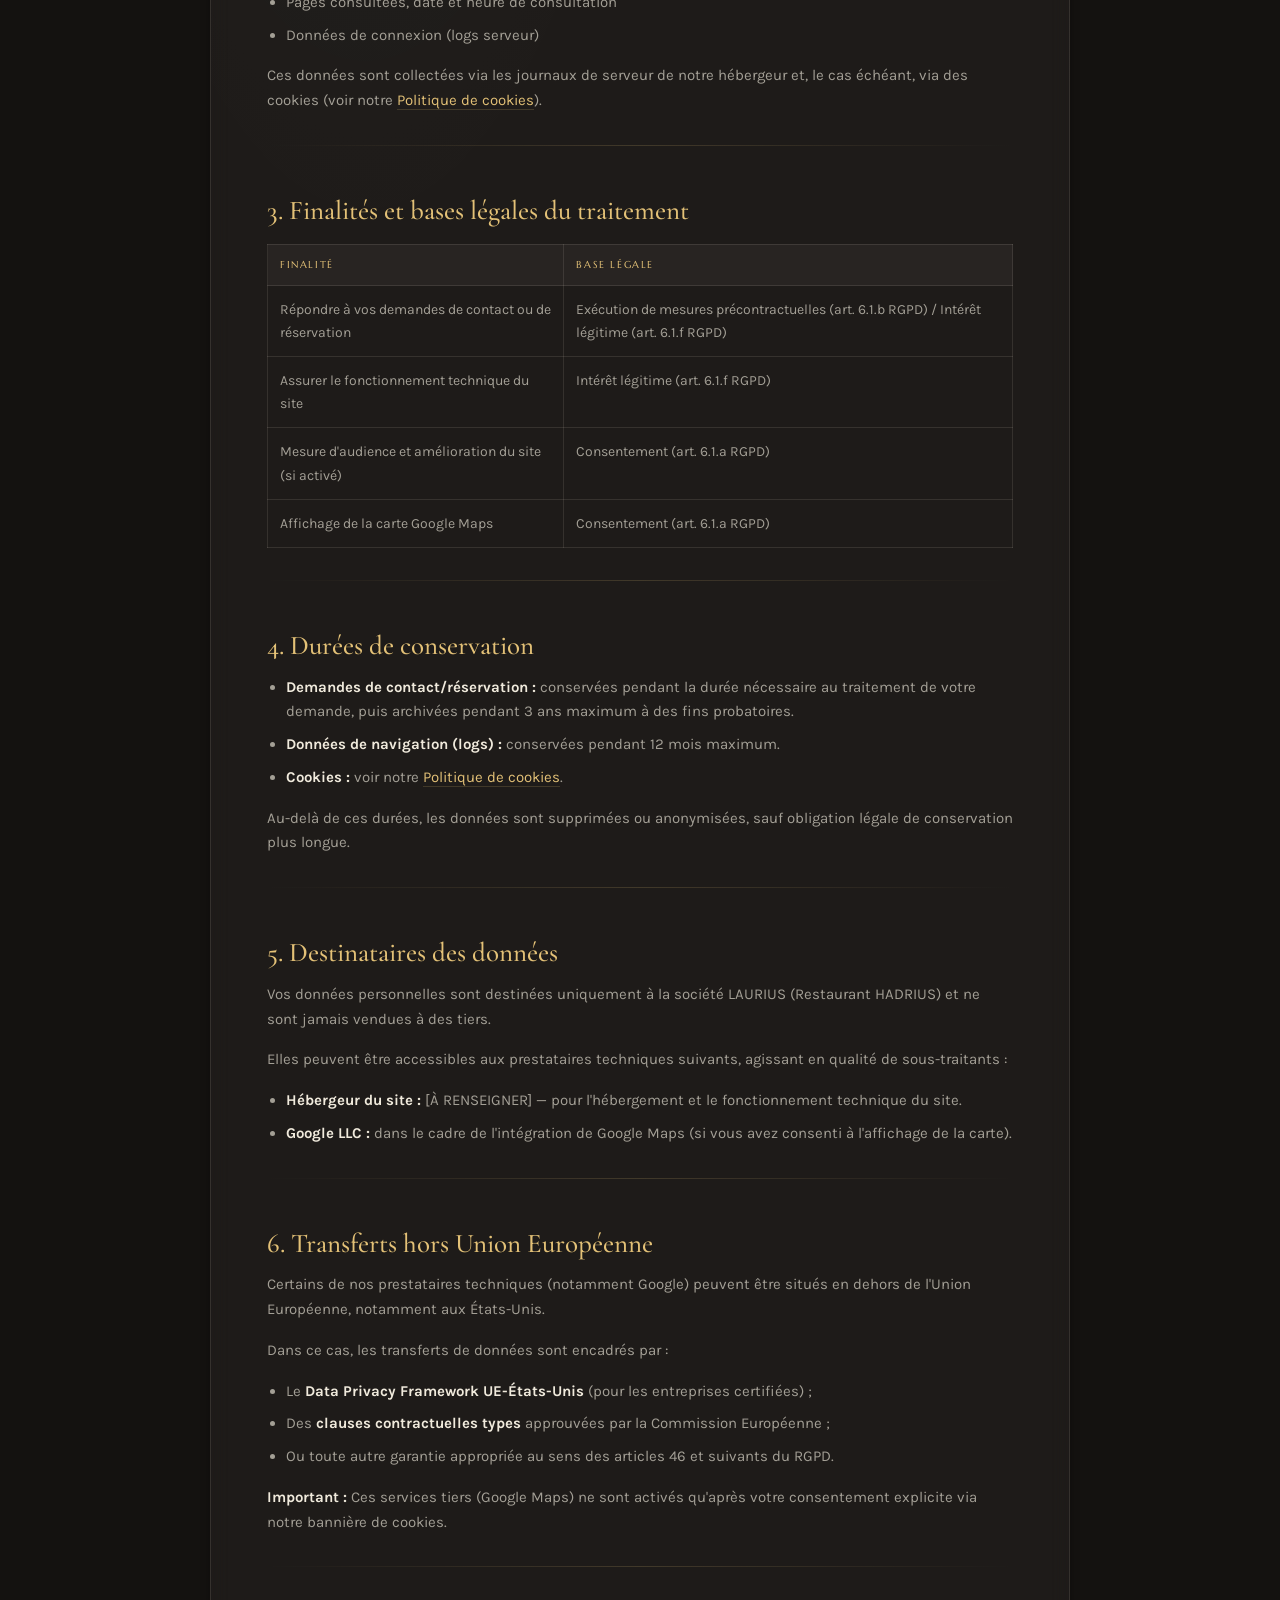
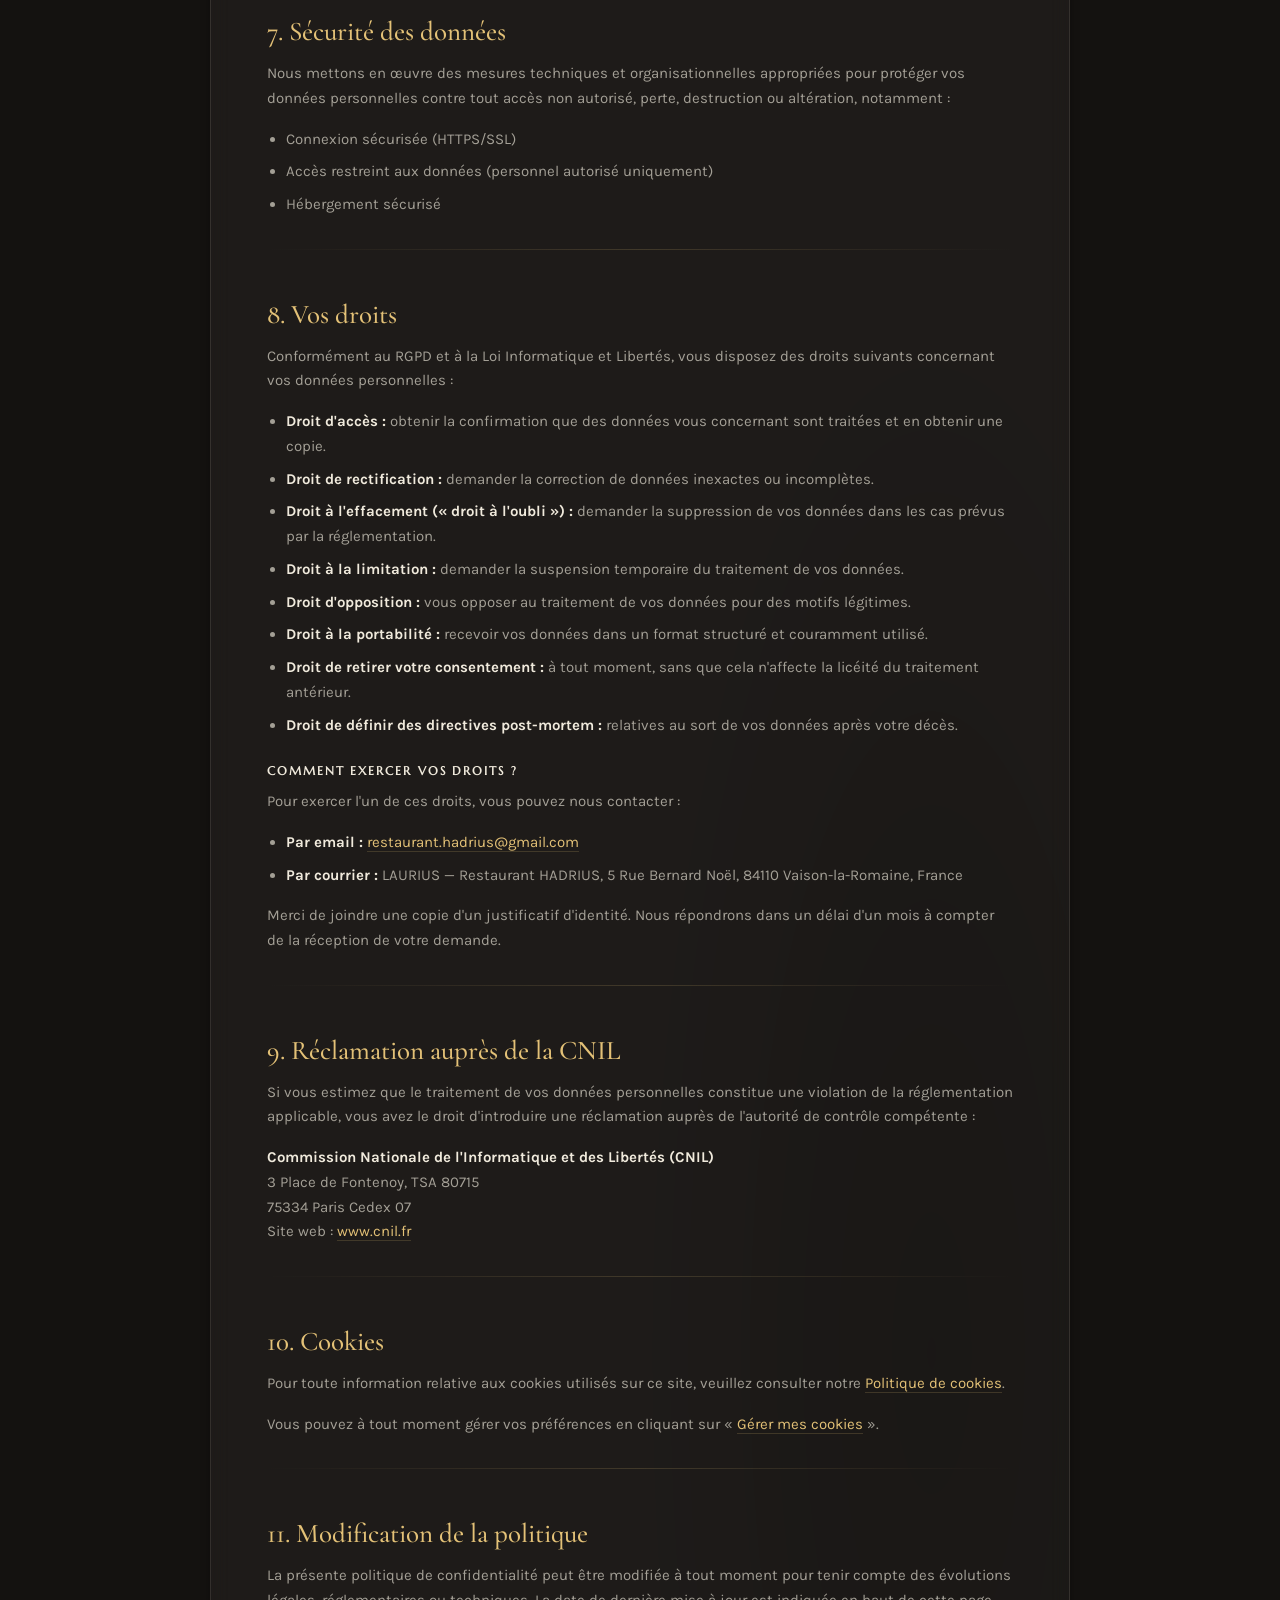
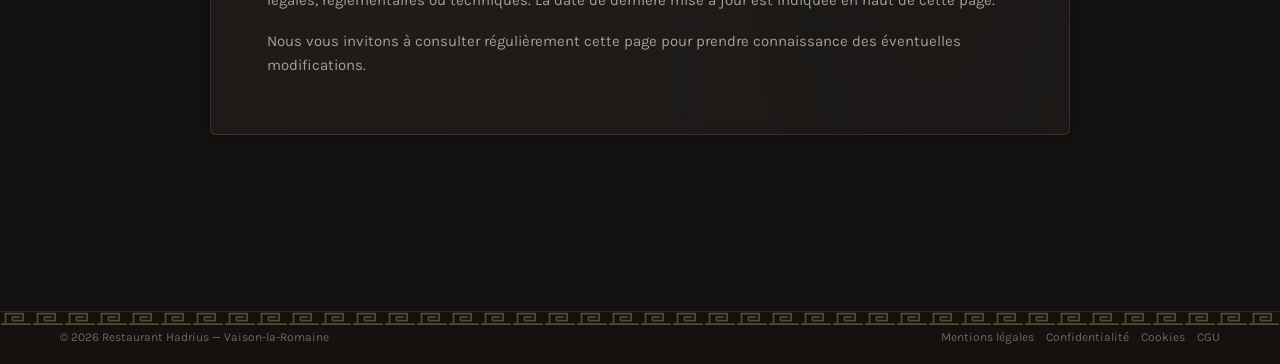
<file: politique-confidentialite.html>
<!doctype html>
<html lang="fr">
<head>
  <meta charset="utf-8"/>
  <meta name="viewport" content="width=device-width,initial-scale=1"/>
  <meta name="robots" content="noindex, nofollow"/>
  <title>Politique de confidentialité — Restaurant Hadrius</title>
  <meta name="description" content="Politique de confidentialité et protection des données personnelles du Restaurant Hadrius."/>
  <link rel="icon" href="assets/logo-hadrius.jpg"/>
  <link rel="preconnect" href="https://fonts.googleapis.com">
  <link rel="preconnect" href="https://fonts.gstatic.com" crossorigin>
  <link href="https://fonts.googleapis.com/css2?family=Cormorant+Garamond:ital,wght@0,300;0,400;0,500;0,600;1,300;1,400&family=Karla:wght@300;400;500;600;700&family=Marcellus+SC&display=swap" rel="stylesheet">
  <link rel="stylesheet" href="styles.css?v=2"/>
</head>
<body>
  <div class="bg-scene">
    <div class="bg-image"></div>
    <div class="birds-layer" aria-hidden="true"></div>
  </div>

  <canvas id="bg-canvas"></canvas>
  <div class="noise"></div>

  <header class="topbar">
    <div class="container">
      <div class="nav">
        <div class="nav-left"><a class="pill" href="index.html">← Retour au site</a></div>
        <div class="brand"><img src="assets/logo-hadrius.jpg" alt="Logo Restaurant Hadrius"/></div>
        <div class="nav-right">
          <button class="toggle" id="themeToggle" aria-label="Mode jour/nuit"><span class="dot"></span></button>
        </div>
      </div>
    </div>
  </header>

  <main class="section">
    <div class="container">
      <div class="card info-box legal-page" id="legalBody" data-legal="politique_confidentialite">
        <h1 class="h2">Politique de confidentialité</h1>
        <p class="legal-update">Dernière mise à jour : 30 janvier 2025</p>

        <p>
          La présente politique de confidentialité décrit comment la société <strong>LAURIUS</strong> (nom commercial : <strong>HADRIUS</strong>) collecte, utilise et protège vos données personnelles dans le cadre de l'utilisation du site internet du Restaurant Hadrius, conformément au Règlement (UE) 2016/679 du 27 avril 2016 (« RGPD ») et à la loi n°78-17 du 6 janvier 1978 modifiée (« Loi Informatique et Libertés »).
        </p>

        <div class="divider"></div>

        <h2 class="h3">1. Responsable de traitement</h2>
        <p>
          Le responsable du traitement de vos données personnelles est :<br><br>
          <strong>LAURIUS</strong> (Restaurant HADRIUS)<br>
          SARL au capital de 1 000,00 €<br>
          SIREN : 944 021 906 — SIRET : 944 021 906 00010<br>
          RCS Avignon<br><br>
          <strong>Siège social :</strong><br>
          5 Rue Bernard Noël<br>
          84110 Vaison-la-Romaine, France<br><br>
          <strong>Contact :</strong><br>
          Email : <a href="mailto:restaurant.hadrius@gmail.com">restaurant.hadrius@gmail.com</a><br>
          Téléphone : 04 90 41 75 12
        </p>

        <div class="divider"></div>

        <h2 class="h3">2. Données collectées</h2>

        <h3>2.1 Données collectées directement</h3>
        <p>
          Ce site est un site vitrine qui ne comporte pas de formulaire de contact en ligne. Par conséquent, aucune donnée personnelle n'est collectée directement via le site.
        </p>
        <p>
          Toutefois, si vous nous contactez par <strong>téléphone</strong> ou par <strong>email</strong> (via les coordonnées affichées sur le site), les données suivantes pourront être collectées :
        </p>
        <ul>
          <li>Nom et prénom</li>
          <li>Adresse email</li>
          <li>Numéro de téléphone</li>
          <li>Contenu de votre message ou demande</li>
          <li>Toute information que vous choisissez de communiquer</li>
        </ul>

        <h3>2.2 Données collectées automatiquement</h3>
        <p>
          Lors de votre navigation sur le site, certaines données techniques peuvent être collectées automatiquement :
        </p>
        <ul>
          <li>Adresse IP</li>
          <li>Type et version du navigateur</li>
          <li>Système d'exploitation</li>
          <li>Pages consultées, date et heure de consultation</li>
          <li>Données de connexion (logs serveur)</li>
        </ul>
        <p>
          Ces données sont collectées via les journaux de serveur de notre hébergeur et, le cas échéant, via des cookies (voir notre <a href="politique-cookies.html">Politique de cookies</a>).
        </p>

        <div class="divider"></div>

        <h2 class="h3">3. Finalités et bases légales du traitement</h2>
        <table class="legal-table">
          <thead>
            <tr>
              <th>Finalité</th>
              <th>Base légale</th>
            </tr>
          </thead>
          <tbody>
            <tr>
              <td>Répondre à vos demandes de contact ou de réservation</td>
              <td>Exécution de mesures précontractuelles (art. 6.1.b RGPD) / Intérêt légitime (art. 6.1.f RGPD)</td>
            </tr>
            <tr>
              <td>Assurer le fonctionnement technique du site</td>
              <td>Intérêt légitime (art. 6.1.f RGPD)</td>
            </tr>
            <tr>
              <td>Mesure d'audience et amélioration du site (si activé)</td>
              <td>Consentement (art. 6.1.a RGPD)</td>
            </tr>
            <tr>
              <td>Affichage de la carte Google Maps</td>
              <td>Consentement (art. 6.1.a RGPD)</td>
            </tr>
          </tbody>
        </table>

        <div class="divider"></div>

        <h2 class="h3">4. Durées de conservation</h2>
        <ul>
          <li><strong>Demandes de contact/réservation :</strong> conservées pendant la durée nécessaire au traitement de votre demande, puis archivées pendant 3 ans maximum à des fins probatoires.</li>
          <li><strong>Données de navigation (logs) :</strong> conservées pendant 12 mois maximum.</li>
          <li><strong>Cookies :</strong> voir notre <a href="politique-cookies.html">Politique de cookies</a>.</li>
        </ul>
        <p>
          Au-delà de ces durées, les données sont supprimées ou anonymisées, sauf obligation légale de conservation plus longue.
        </p>

        <div class="divider"></div>

        <h2 class="h3">5. Destinataires des données</h2>
        <p>
          Vos données personnelles sont destinées uniquement à la société LAURIUS (Restaurant HADRIUS) et ne sont jamais vendues à des tiers.
        </p>
        <p>
          Elles peuvent être accessibles aux prestataires techniques suivants, agissant en qualité de sous-traitants :
        </p>
        <ul>
          <li><strong>Hébergeur du site :</strong> [À RENSEIGNER] — pour l'hébergement et le fonctionnement technique du site.</li>
          <li><strong>Google LLC :</strong> dans le cadre de l'intégration de Google Maps (si vous avez consenti à l'affichage de la carte).</li>
        </ul>

        <div class="divider"></div>

        <h2 class="h3">6. Transferts hors Union Européenne</h2>
        <p>
          Certains de nos prestataires techniques (notamment Google) peuvent être situés en dehors de l'Union Européenne, notamment aux États-Unis.
        </p>
        <p>
          Dans ce cas, les transferts de données sont encadrés par :
        </p>
        <ul>
          <li>Le <strong>Data Privacy Framework UE-États-Unis</strong> (pour les entreprises certifiées) ;</li>
          <li>Des <strong>clauses contractuelles types</strong> approuvées par la Commission Européenne ;</li>
          <li>Ou toute autre garantie appropriée au sens des articles 46 et suivants du RGPD.</li>
        </ul>
        <p>
          <strong>Important :</strong> ces services tiers (Google Maps, widget Facebook) sont chargés lors de l'affichage de la page. Pour les bloquer, utilisez les réglages de votre navigateur — la marche à suivre est détaillée dans notre <a href="politique-cookies.html">Politique de cookies</a>.
        </p>

        <div class="divider"></div>

        <h2 class="h3">7. Sécurité des données</h2>
        <p>
          Nous mettons en œuvre des mesures techniques et organisationnelles appropriées pour protéger vos données personnelles contre tout accès non autorisé, perte, destruction ou altération, notamment :
        </p>
        <ul>
          <li>Connexion sécurisée (HTTPS/SSL)</li>
          <li>Accès restreint aux données (personnel autorisé uniquement)</li>
          <li>Hébergement sécurisé</li>
        </ul>

        <div class="divider"></div>

        <h2 class="h3">8. Vos droits</h2>
        <p>
          Conformément au RGPD et à la Loi Informatique et Libertés, vous disposez des droits suivants concernant vos données personnelles :
        </p>
        <ul>
          <li><strong>Droit d'accès :</strong> obtenir la confirmation que des données vous concernant sont traitées et en obtenir une copie.</li>
          <li><strong>Droit de rectification :</strong> demander la correction de données inexactes ou incomplètes.</li>
          <li><strong>Droit à l'effacement (« droit à l'oubli ») :</strong> demander la suppression de vos données dans les cas prévus par la réglementation.</li>
          <li><strong>Droit à la limitation :</strong> demander la suspension temporaire du traitement de vos données.</li>
          <li><strong>Droit d'opposition :</strong> vous opposer au traitement de vos données pour des motifs légitimes.</li>
          <li><strong>Droit à la portabilité :</strong> recevoir vos données dans un format structuré et couramment utilisé.</li>
          <li><strong>Droit de retirer votre consentement :</strong> à tout moment, sans que cela n'affecte la licéité du traitement antérieur.</li>
          <li><strong>Droit de définir des directives post-mortem :</strong> relatives au sort de vos données après votre décès.</li>
        </ul>

        <h3>Comment exercer vos droits ?</h3>
        <p>
          Pour exercer l'un de ces droits, vous pouvez nous contacter :
        </p>
        <ul>
          <li><strong>Par email :</strong> <a href="mailto:restaurant.hadrius@gmail.com">restaurant.hadrius@gmail.com</a></li>
          <li><strong>Par courrier :</strong> LAURIUS — Restaurant HADRIUS, 5 Rue Bernard Noël, 84110 Vaison-la-Romaine, France</li>
        </ul>
        <p>
          Merci de joindre une copie d'un justificatif d'identité. Nous répondrons dans un délai d'un mois à compter de la réception de votre demande.
        </p>

        <div class="divider"></div>

        <h2 class="h3">9. Réclamation auprès de la CNIL</h2>
        <p>
          Si vous estimez que le traitement de vos données personnelles constitue une violation de la réglementation applicable, vous avez le droit d'introduire une réclamation auprès de l'autorité de contrôle compétente :
        </p>
        <p>
          <strong>Commission Nationale de l'Informatique et des Libertés (CNIL)</strong><br>
          3 Place de Fontenoy, TSA 80715<br>
          75334 Paris Cedex 07<br>
          Site web : <a href="https://www.cnil.fr" target="_blank" rel="noopener">www.cnil.fr</a>
        </p>

        <div class="divider"></div>

        <h2 class="h3">10. Cookies</h2>
        <p>
          Pour toute information relative aux cookies utilisés sur ce site, veuillez consulter notre <a href="politique-cookies.html">Politique de cookies</a>.
        </p>
        <p>
          Vous pouvez à tout moment accepter, refuser ou supprimer les cookies depuis les réglages de votre navigateur. La marche à suivre est détaillée dans notre <a href="politique-cookies.html">Politique de cookies</a>.
        </p>

        <div class="divider"></div>

        <h2 class="h3">11. Modification de la politique</h2>
        <p>
          La présente politique de confidentialité peut être modifiée à tout moment pour tenir compte des évolutions légales, réglementaires ou techniques. La date de dernière mise à jour est indiquée en haut de cette page.
        </p>
        <p>
          Nous vous invitons à consulter régulièrement cette page pour prendre connaissance des éventuelles modifications.
        </p>

      </div>
    </div>
  </main>

  <footer class="footer">
    <div class="container">
      <div class="links">
        <div>© <span id="year"></span> Restaurant Hadrius — Vaison-la-Romaine</div>
        <div class="legal">
          <a href="mentions-legales.html">Mentions légales</a>
          <a href="politique-confidentialite.html">Confidentialité</a>
          <a href="politique-cookies.html">Cookies</a>
          <a href="cgu.html">CGU</a>
        </div>
      </div>
    </div>
  </footer>

  <script>document.getElementById("year").textContent = new Date().getFullYear();</script>
  <script src="script.js?v=2" defer></script>
  <script>
    /* Pages légales pilotées depuis /admin → Pages légales (data/mentions.json).
       Le contenu ci-dessus sert de repli si le fichier n'est pas lisible. */
    (function () {
      var el = document.getElementById('legalBody'); if (!el) return;
      var key = el.getAttribute('data-legal');
      fetch('data/mentions.json', { cache: 'no-store' })
        .then(function (r) { return r.ok ? r.json() : null; })
        .then(function (d) { if (d && d[key] && d[key].html) el.innerHTML = d[key].html; })
        .catch(function () {});
    })();
  </script>
</body>
</html>
</file>
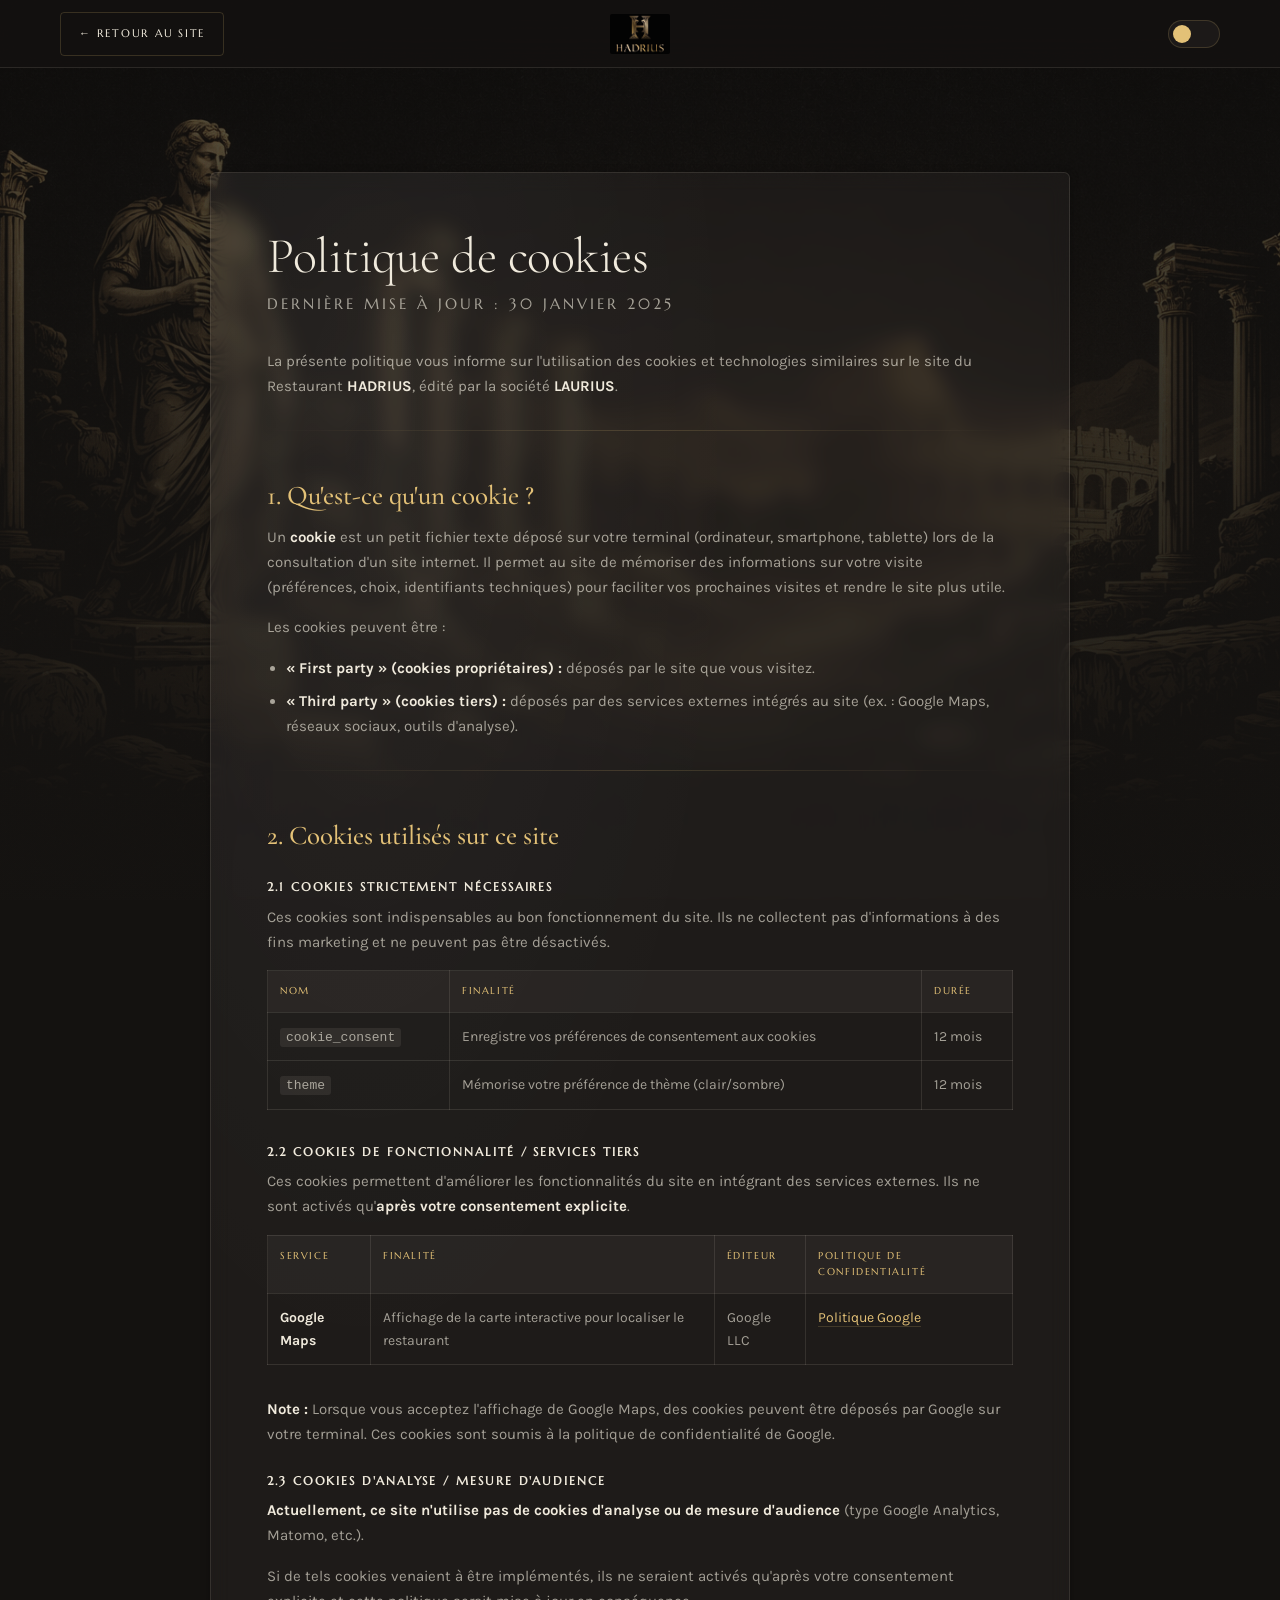
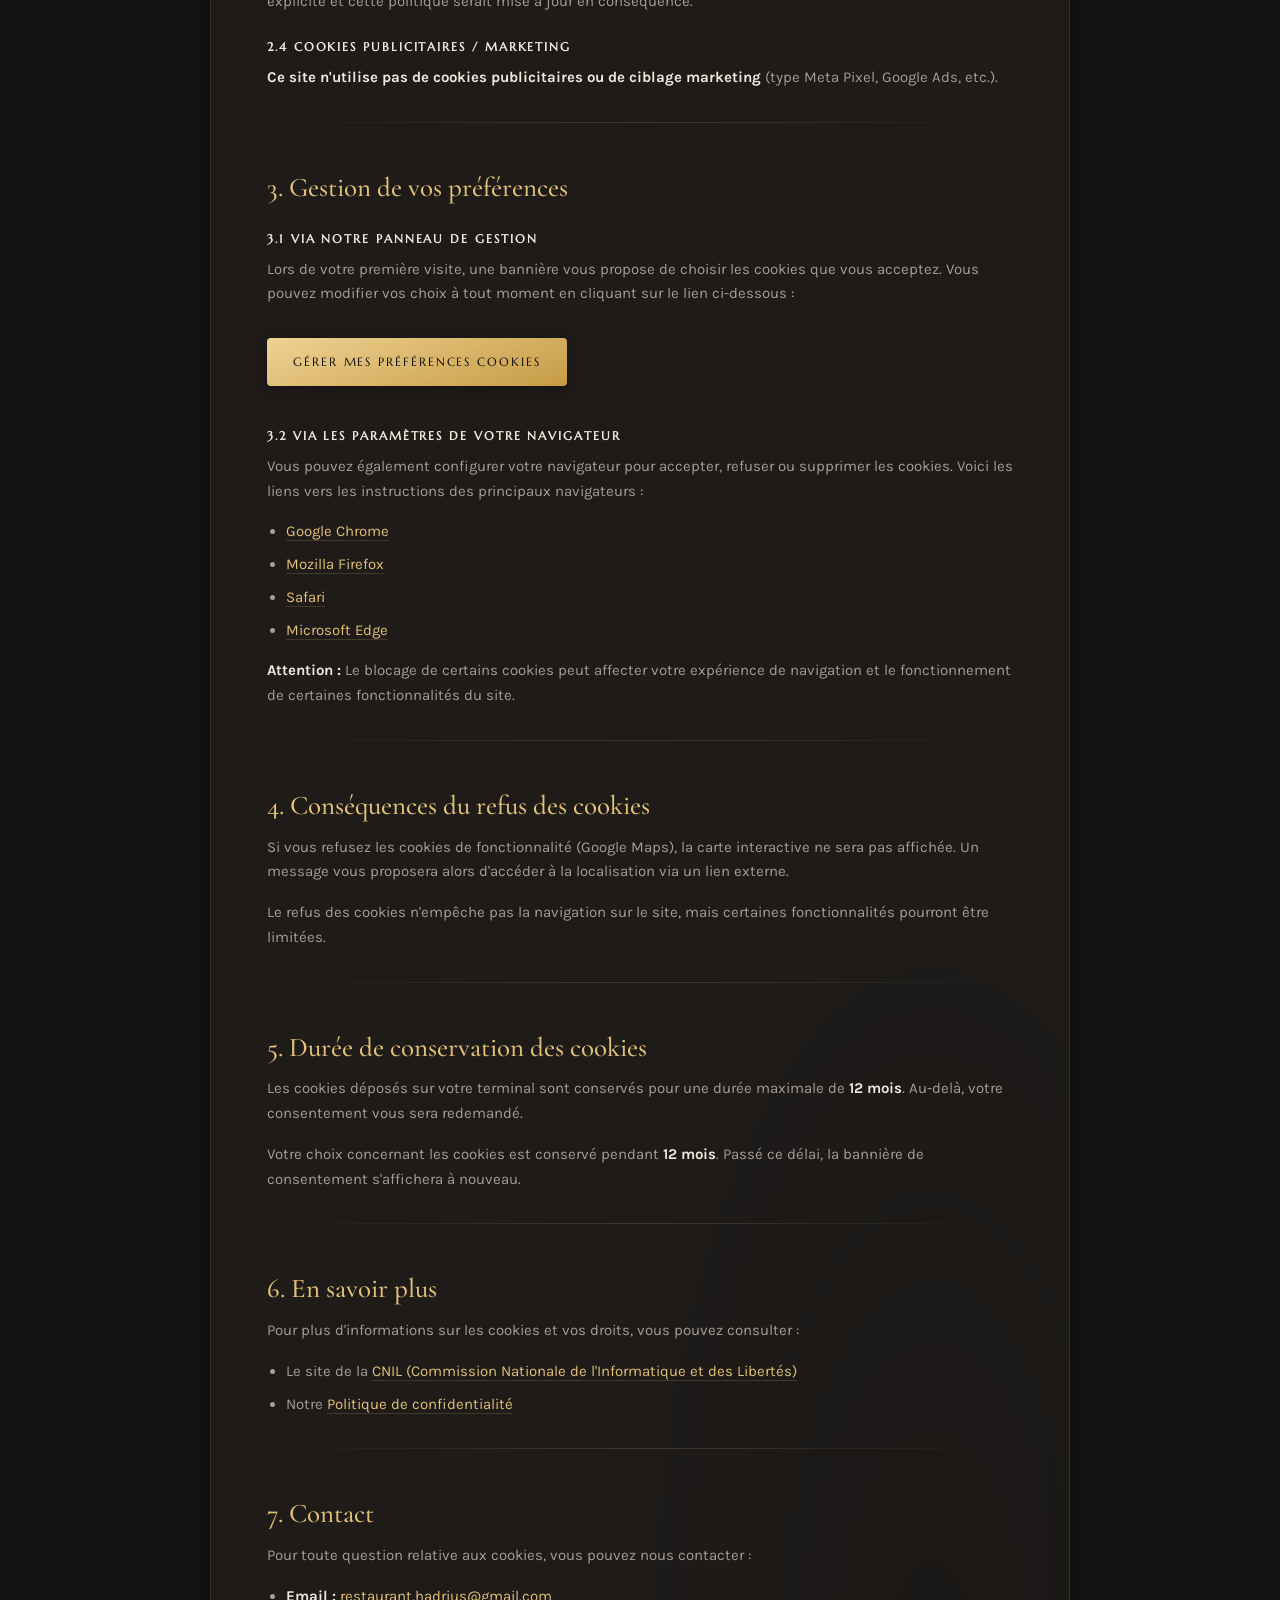
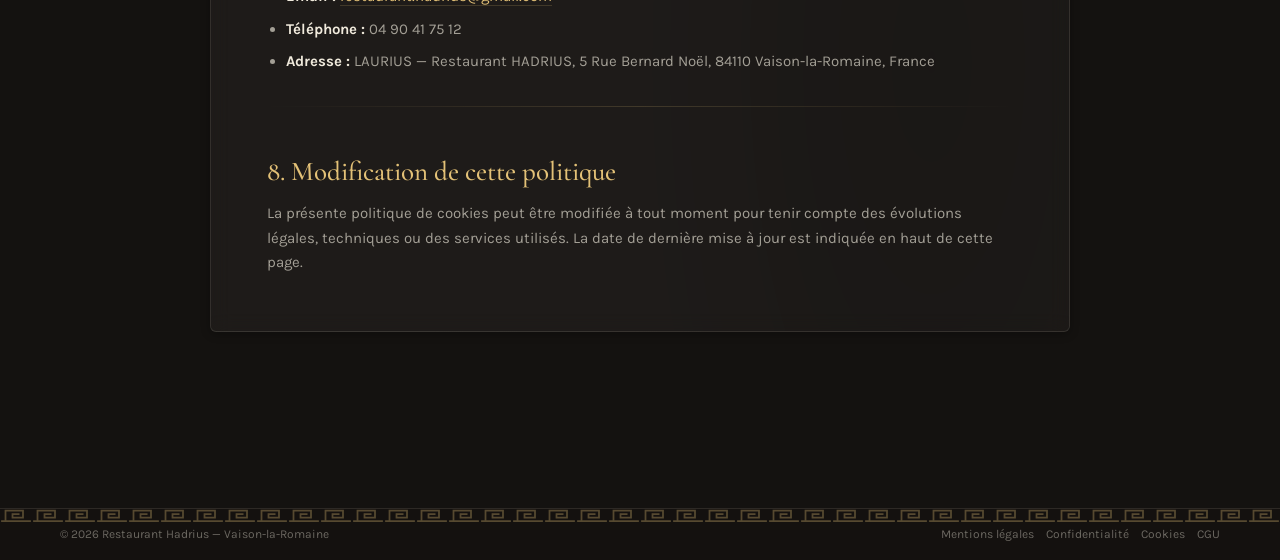
<file: politique-cookies.html>
<!doctype html>
<html lang="fr">
<head>
  <meta charset="utf-8"/>
  <meta name="viewport" content="width=device-width,initial-scale=1"/>
  <meta name="robots" content="noindex, nofollow"/>
  <title>Politique de cookies — Restaurant Hadrius</title>
  <meta name="description" content="Politique de cookies du site du Restaurant Hadrius à Vaison-la-Romaine."/>
  <link rel="icon" href="assets/logo-hadrius.jpg"/>
  <link rel="preconnect" href="https://fonts.googleapis.com">
  <link rel="preconnect" href="https://fonts.gstatic.com" crossorigin>
  <link href="https://fonts.googleapis.com/css2?family=Cormorant+Garamond:ital,wght@0,300;0,400;0,500;0,600;1,300;1,400&family=Karla:wght@300;400;500;600;700&family=Marcellus+SC&display=swap" rel="stylesheet">
  <link rel="stylesheet" href="styles.css?v=2"/>
</head>
<body>
  <div class="bg-scene">
    <div class="bg-image"></div>
    <div class="birds-layer" aria-hidden="true"></div>
  </div>

  <canvas id="bg-canvas"></canvas>
  <div class="noise"></div>

  <header class="topbar">
    <div class="container">
      <div class="nav">
        <div class="nav-left"><a class="pill" href="index.html">← Retour au site</a></div>
        <div class="brand"><img src="assets/logo-hadrius.jpg" alt="Logo Restaurant Hadrius"/></div>
        <div class="nav-right">
          <button class="toggle" id="themeToggle" aria-label="Mode jour/nuit"><span class="dot"></span></button>
        </div>
      </div>
    </div>
  </header>

  <main class="section">
    <div class="container">
      <div class="card info-box legal-page" id="legalBody" data-legal="politique_cookies">
        <h1 class="h2">Politique de cookies</h1>
        <p class="legal-update">Dernière mise à jour : 30 janvier 2025</p>

        <p>
          La présente politique vous informe sur l'utilisation des cookies et technologies similaires sur le site du Restaurant <strong>HADRIUS</strong>, édité par la société <strong>LAURIUS</strong>.
        </p>

        <div class="divider"></div>

        <h2 class="h3">1. Qu'est-ce qu'un cookie ?</h2>
        <p>
          Un <strong>cookie</strong> est un petit fichier texte déposé sur votre terminal (ordinateur, smartphone, tablette) lors de la consultation d'un site internet. Il permet au site de mémoriser des informations sur votre visite (préférences, choix, identifiants techniques) pour faciliter vos prochaines visites et rendre le site plus utile.
        </p>
        <p>
          Les cookies peuvent être :
        </p>
        <ul>
          <li><strong>« First party » (cookies propriétaires) :</strong> déposés par le site que vous visitez.</li>
          <li><strong>« Third party » (cookies tiers) :</strong> déposés par des services externes intégrés au site (ex. : Google Maps, réseaux sociaux, outils d'analyse).</li>
        </ul>

        <div class="divider"></div>

        <h2 class="h3">2. Cookies utilisés sur ce site</h2>

        <h3>2.1 Cookies strictement nécessaires</h3>
        <p>
          Ces cookies sont indispensables au bon fonctionnement du site. Ils ne collectent pas d'informations à des fins marketing et ne peuvent pas être désactivés.
        </p>
        <table class="legal-table">
          <thead>
            <tr>
              <th>Nom</th>
              <th>Finalité</th>
              <th>Durée</th>
            </tr>
          </thead>
          <tbody>
            <tr>
              <td><code>cookie_consent</code></td>
              <td>Enregistre vos préférences de consentement aux cookies</td>
              <td>12 mois</td>
            </tr>
            <tr>
              <td><code>theme</code></td>
              <td>Mémorise votre préférence de thème (clair/sombre)</td>
              <td>12 mois</td>
            </tr>
          </tbody>
        </table>

        <h3>2.2 Cookies de fonctionnalité / services tiers</h3>
        <p>
          Ces cookies permettent d'améliorer les fonctionnalités du site en intégrant des services externes. Ils ne sont activés qu'<strong>après votre consentement explicite</strong>.
        </p>
        <table class="legal-table">
          <thead>
            <tr>
              <th>Service</th>
              <th>Finalité</th>
              <th>Éditeur</th>
              <th>Politique de confidentialité</th>
            </tr>
          </thead>
          <tbody>
            <tr>
              <td><strong>Google Maps</strong></td>
              <td>Affichage de la carte interactive pour localiser le restaurant</td>
              <td>Google LLC</td>
              <td><a href="https://policies.google.com/privacy" target="_blank" rel="noopener">Politique Google</a></td>
            </tr>
          </tbody>
        </table>
        <p>
          <strong>Note :</strong> Lorsque vous acceptez l'affichage de Google Maps, des cookies peuvent être déposés par Google sur votre terminal. Ces cookies sont soumis à la politique de confidentialité de Google.
        </p>

        <h3>2.3 Cookies d'analyse / mesure d'audience</h3>
        <p>
          <strong>Actuellement, ce site n'utilise pas de cookies d'analyse ou de mesure d'audience</strong> (type Google Analytics, Matomo, etc.).
        </p>
        <p>
          Si de tels cookies venaient à être implémentés, ils ne seraient activés qu'après votre consentement explicite et cette politique serait mise à jour en conséquence.
        </p>

        <h3>2.4 Cookies publicitaires / marketing</h3>
        <p>
          <strong>Ce site n'utilise pas de cookies publicitaires ou de ciblage marketing</strong> (type Meta Pixel, Google Ads, etc.).
        </p>

        <div class="divider"></div>

        <h2 class="h3">3. Gestion de vos préférences</h2>

        <h3>3.1 Via les paramètres de votre navigateur</h3>
        <p>
          Vous pouvez également configurer votre navigateur pour accepter, refuser ou supprimer les cookies. Voici les liens vers les instructions des principaux navigateurs :
        </p>
        <ul>
          <li><a href="https://support.google.com/chrome/answer/95647" target="_blank" rel="noopener">Google Chrome</a></li>
          <li><a href="https://support.mozilla.org/fr/kb/effacer-les-cookies-pour-supprimer-les-informations" target="_blank" rel="noopener">Mozilla Firefox</a></li>
          <li><a href="https://support.apple.com/fr-fr/guide/safari/sfri11471/mac" target="_blank" rel="noopener">Safari</a></li>
          <li><a href="https://support.microsoft.com/fr-fr/windows/supprimer-et-g%C3%A9rer-les-cookies-168dab11-0753-043d-7c16-ede5947fc64d" target="_blank" rel="noopener">Microsoft Edge</a></li>
        </ul>
        <p>
          <strong>Attention :</strong> Le blocage de certains cookies peut affecter votre expérience de navigation et le fonctionnement de certaines fonctionnalités du site.
        </p>

        <div class="divider"></div>

        <h2 class="h3">4. Conséquences du refus des cookies</h2>
        <p>
          Si vous refusez les cookies de fonctionnalité (Google Maps), la carte interactive ne sera pas affichée. Un message vous proposera alors d'accéder à la localisation via un lien externe.
        </p>
        <p>
          Le refus des cookies n'empêche pas la navigation sur le site, mais certaines fonctionnalités pourront être limitées.
        </p>

        <div class="divider"></div>

        <h2 class="h3">5. Durée de conservation des cookies</h2>
        <p>
          Les cookies déposés sur votre terminal sont conservés pour une durée maximale de <strong>12 mois</strong>. Au-delà, votre consentement vous sera redemandé.
        </p>
        <p>
          Ces cookies sont déposés par les services tiers intégrés à la page (Google Maps, widget Facebook). Vous pouvez les refuser ou les supprimer à tout moment depuis les réglages de votre navigateur.
        </p>

        <div class="divider"></div>

        <h2 class="h3">6. En savoir plus</h2>
        <p>
          Pour plus d'informations sur les cookies et vos droits, vous pouvez consulter :
        </p>
        <ul>
          <li>Le site de la <a href="https://www.cnil.fr/fr/cookies-et-autres-traceurs" target="_blank" rel="noopener">CNIL (Commission Nationale de l'Informatique et des Libertés)</a></li>
          <li>Notre <a href="politique-confidentialite.html">Politique de confidentialité</a></li>
        </ul>

        <div class="divider"></div>

        <h2 class="h3">7. Contact</h2>
        <p>
          Pour toute question relative aux cookies, vous pouvez nous contacter :
        </p>
        <ul>
          <li><strong>Email :</strong> <a href="mailto:restaurant.hadrius@gmail.com">restaurant.hadrius@gmail.com</a></li>
          <li><strong>Téléphone :</strong> 04 90 41 75 12</li>
          <li><strong>Adresse :</strong> LAURIUS — Restaurant HADRIUS, 5 Rue Bernard Noël, 84110 Vaison-la-Romaine, France</li>
        </ul>

        <div class="divider"></div>

        <h2 class="h3">8. Modification de cette politique</h2>
        <p>
          La présente politique de cookies peut être modifiée à tout moment pour tenir compte des évolutions légales, techniques ou des services utilisés. La date de dernière mise à jour est indiquée en haut de cette page.
        </p>

      </div>
    </div>
  </main>

  <footer class="footer">
    <div class="container">
      <div class="links">
        <div>© <span id="year"></span> Restaurant Hadrius — Vaison-la-Romaine</div>
        <div class="legal">
          <a href="mentions-legales.html">Mentions légales</a>
          <a href="politique-confidentialite.html">Confidentialité</a>
          <a href="politique-cookies.html">Cookies</a>
          <a href="cgu.html">CGU</a>
        </div>
      </div>
    </div>
  </footer>

  <script>document.getElementById("year").textContent = new Date().getFullYear();</script>
  <script src="script.js?v=2" defer></script>
  <script>
    /* Pages légales pilotées depuis /admin → Pages légales (data/mentions.json).
       Le contenu ci-dessus sert de repli si le fichier n'est pas lisible. */
    (function () {
      var el = document.getElementById('legalBody'); if (!el) return;
      var key = el.getAttribute('data-legal');
      fetch('data/mentions.json', { cache: 'no-store' })
        .then(function (r) { return r.ok ? r.json() : null; })
        .then(function (d) { if (d && d[key] && d[key].html) el.innerHTML = d[key].html; })
        .catch(function () {});
    })();
  </script>
</body>
</html>
</file>
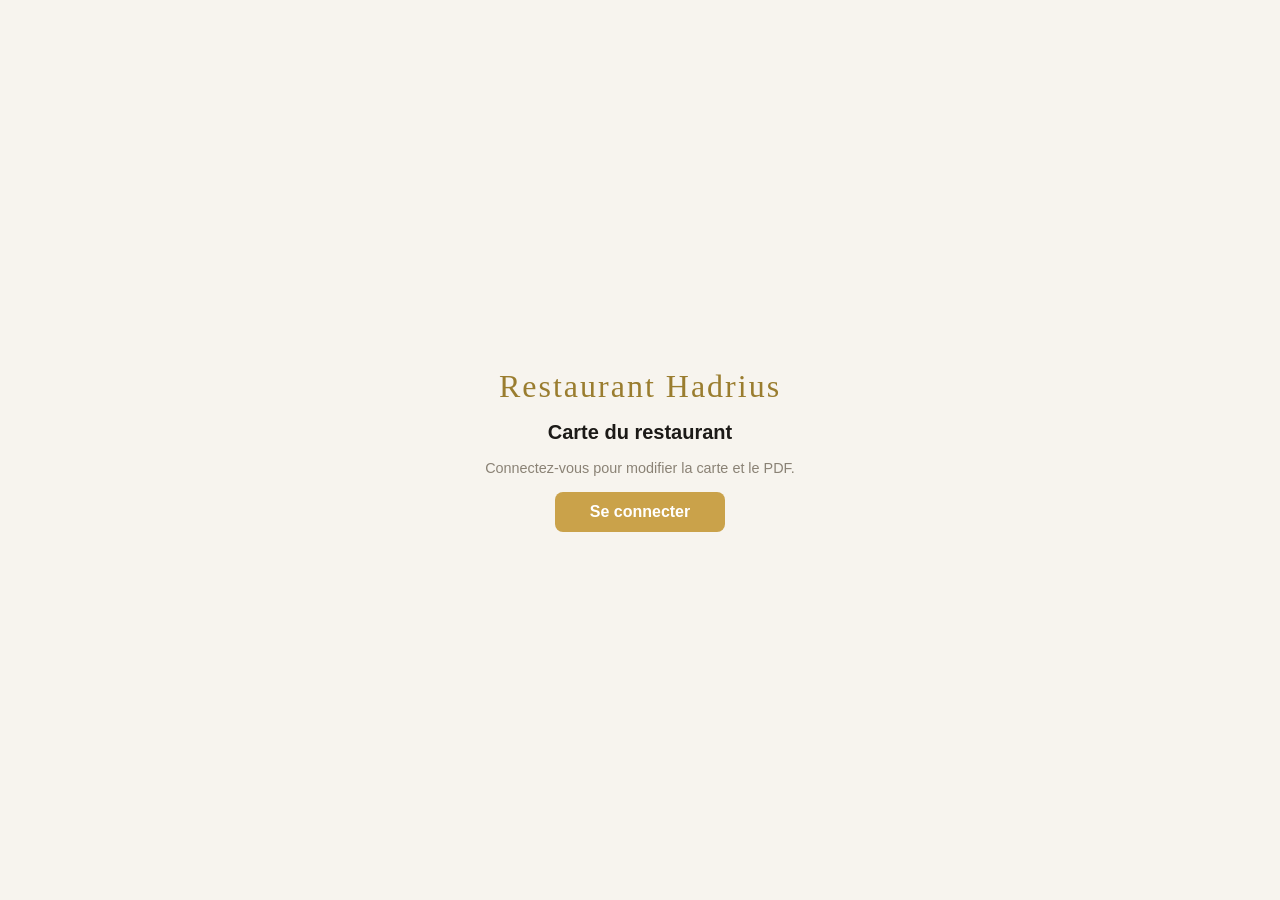
<file: admin/carte.html>
<!DOCTYPE html>
<html lang="fr">
<head>
  <meta charset="UTF-8">
  <meta name="viewport" content="width=device-width, initial-scale=1">
  <title>Carte — Restaurant Hadrius</title>
  <link rel="icon" href="../assets/logo-hadrius.jpg">
  <link rel="stylesheet" href="admin.css">
  <style>
    .choix-modes { display:flex; gap:.75rem; flex-wrap:wrap; margin-top:.6rem }
    .choix-mode { flex:1 1 220px; display:flex; gap:.6rem; align-items:flex-start;
      border:1px solid rgba(0,0,0,.14); border-radius:8px; padding:.7rem .8rem; cursor:pointer }
    .choix-mode:hover { border-color:rgba(0,0,0,.3) }
    .choix-mode input { margin-top:.2rem; width:auto; flex:none }
    .choix-mode span { display:flex; flex-direction:column; gap:.15rem }
    .choix-mode small { opacity:.7; font-size:.8rem }
    .choix-mode.actif { border-color:#2e7d32; background:rgba(46,125,50,.06) }
    .etat { font-size:.72rem; font-weight:600; padding:.12rem .45rem; border-radius:999px;
      vertical-align:middle; margin-left:.4rem; text-transform:none; letter-spacing:0 }
    .etat--actif { background:rgba(46,125,50,.14); color:#2e7d32 }
    .etat--masque { background:rgba(0,0,0,.08); opacity:.75 }
  </style>
  <script src="https://identity.netlify.com/v1/netlify-identity-widget.js"></script>
  <style>
    .sec-head { display:flex; align-items:center; gap:.6rem; justify-content:space-between; margin-bottom:.9rem; }
    .sec-head input { font-size:1rem; font-weight:700; max-width:280px; }
    .item-row { display:flex; gap:.6rem; align-items:flex-start; padding:.6rem 0; border-top:1px solid var(--border); }
    .item-row__body { flex:1; min-width:0; }
    .item-row__nom { font-weight:600; font-size:.92rem; }
    .item-row__desc { font-size:.8rem; color:var(--muted); }
    .item-row__prix { font-weight:700; color:var(--gold-dark); white-space:nowrap; }
    .item-row__actions { display:flex; gap:.3rem; flex-shrink:0; }
    .pdf-current { font-size:.85rem; color:var(--muted); margin-bottom:.5rem; }
  </style>
</head>
<body>

  <div id="loginScreen">
    <div class="brand">Restaurant Hadrius</div>
    <h1>Carte du restaurant</h1>
    <p>Connectez-vous pour modifier la carte et le PDF.</p>
    <button class="btn-login" onclick="CMS.login()">Se connecter</button>
  </div>

  <div id="adminScreen">
    <div class="topbar">
      <h1>🍽️ Carte du restaurant</h1>
      <span class="status" id="statusEl"></span>
      <a href="index.html" class="btn btn-ghost btn-sm">← Admin</a>
      <a href="../index.html#menu" target="_blank" class="btn btn-ghost btn-sm">Voir le site ↗</a>
      <button class="btn-text" onclick="CMS.logout()">Déconnexion</button>
    </div>

    <div class="panel active">
      <div class="section-card" id="choixCard">
        <p class="section-card__title">🍽️ Ce qui s'affiche sur le site</p>
        <p class="panel-hint">
          Choisissez comment votre carte apparaît aux visiteurs. Vous pouvez
          continuer à modifier les deux : choisir l'un masque simplement l'autre
          sur le site, rien n'est effacé.
        </p>
        <div class="choix-modes">
          <label class="choix-mode">
            <input type="radio" name="affichage" value="pdf" onchange="setAffichage('pdf')">
            <span><strong>Le PDF</strong><small>Votre carte telle que vous la téléversez</small></span>
          </label>
          <label class="choix-mode">
            <input type="radio" name="affichage" value="plats" onchange="setAffichage('plats')">
            <span><strong>Les plats saisis ici</strong><small>Le tableau que vous remplissez plus bas</small></span>
          </label>
        </div>
      </div>

      <div class="section-card" id="pdfCard">
        <p class="section-card__title">📄 PDF de la carte <span class="etat" id="pdfEtat"></span></p>
        <p class="panel-hint">Le bouton « Ouvrir la carte en PDF » du site pointe vers ce fichier. Téléversez un nouveau PDF pour le remplacer.</p>
        <p class="pdf-current" id="pdfCurrent">—</p>
        <input type="file" accept="application/pdf" id="pdfInput" onchange="onPdf(this)">
        <p class="panel-hint" id="pdfHint" style="margin-top:.4rem"></p>
      </div>

      <div class="panel-header">
        <h2>Sections &amp; plats <span class="etat" id="platsEtat"></span></h2>
        <button class="btn btn-primary btn-sm" onclick="addSection()">+ Ajouter une section</button>
      </div>
      <p class="panel-hint">Chaque section (Entrées, Plats…) contient des plats avec un nom, une description (optionnelle) et un prix. Laissez le prix vide pour une simple information.</p>
      <div id="sections"><div class="loading">Chargement…</div></div>
    </div>
  </div>

  <!-- Modal plat -->
  <div class="overlay" id="overlay">
    <div class="modal" role="dialog">
      <button class="modal-close" onclick="closeModal()">&times;</button>
      <h2 id="modalTitle">Nouveau plat</h2>
      <div class="fg"><label>Nom du plat *</label><input type="text" id="f_nom" placeholder="Ex : Magret de canard entier"></div>
      <div class="fg"><label>Description (optionnelle)</label><input type="text" id="f_desc" placeholder="Ex : ≈ 200 g"></div>
      <div class="fg"><label>Prix</label><input type="text" id="f_prix" placeholder="Ex : 18 €"><span class="hint">Laisser vide pour une ligne d'information sans prix.</span></div>
      <div class="modal-footer">
        <button class="btn btn-ghost" onclick="closeModal()">Annuler</button>
        <button class="btn btn-primary" id="saveBtn" onclick="saveItem()">Enregistrer</button>
      </div>
    </div>
  </div>

  <script src="cms.js"></script>
  <script>
  (function () {
    'use strict';
    var FILE = 'data/carte.json';
    var data = { pdf: '', sections: [] }, sha = '', curSec = -1, curItem = -1;

    CMS.requireAuth(load);

    function load() {
      CMS.status('saving', 'Chargement…');
      CMS.load(FILE).then(function (r) {
        data = r.data; sha = r.sha;
        if (!Array.isArray(data.sections)) data.sections = [];
        document.getElementById('pdfCurrent').textContent = data.pdf ? ('Fichier actuel : ' + data.pdf) : 'Aucun PDF';
        renderChoix();
        CMS.status('', ''); render();
      }).catch(function (e) { CMS.status('error', 'Erreur de chargement'); console.error(e); });
    }

    function persist(msg) {
      CMS.status('saving', 'Enregistrement…');
      return CMS.save(FILE, data, sha, msg).then(function (newSha) {
        sha = newSha; CMS.status('saved', 'Enregistré ✓');
        setTimeout(function () { CMS.status('', ''); }, 3000);
      }).catch(function (e) { CMS.status('error', 'Erreur'); console.error(e); throw e; });
    }

    window.onPdf = function (input) {
      if (!input.files || !input.files[0]) return;
      var hint = document.getElementById('pdfHint');
      hint.textContent = 'Téléversement…';
      CMS.uploadImage(input.files[0], 'assets/uploads').then(function (path) {
        data.pdf = path;
        document.getElementById('pdfCurrent').textContent = 'Fichier actuel : ' + path;
        return persist('Mise à jour du PDF de la carte');
      }).then(function () { hint.textContent = 'PDF mis à jour ✓'; })
        .catch(function (e) { hint.textContent = 'Erreur de téléversement'; console.error(e); });
    };

    function renderChoix() {
      var mode = data.affichage === 'plats' ? 'plats' : 'pdf';
      document.querySelectorAll('input[name="affichage"]').forEach(function (r) {
        r.checked = (r.value === mode);
        r.closest('.choix-mode').classList.toggle('actif', r.checked);
      });
      var pdfE = document.getElementById('pdfEtat');
      var plE = document.getElementById('platsEtat');
      if (pdfE) {
        pdfE.textContent = mode === 'pdf' ? 'affiché sur le site' : 'masqué';
        pdfE.className = 'etat ' + (mode === 'pdf' ? 'etat--actif' : 'etat--masque');
      }
      if (plE) {
        plE.textContent = mode === 'plats' ? 'affiché sur le site' : 'masqué';
        plE.className = 'etat ' + (mode === 'plats' ? 'etat--actif' : 'etat--masque');
      }
    }

    window.setAffichage = function (mode) {
      data.affichage = mode;
      renderChoix();
      persist(mode === 'pdf' ? 'Carte : affichage du PDF' : 'Carte : affichage des plats saisis');
    };

    function render() {
      var root = document.getElementById('sections');
      if (!data.sections.length) { root.innerHTML = '<div class="placeholder">Aucune section. Cliquez « + Ajouter une section ».</div>'; return; }
      root.innerHTML = '';
      data.sections.forEach(function (sec, si) {
        var card = document.createElement('div'); card.className = 'section-card';
        var items = (sec.items || []).map(function (it, ii) {
          return '<div class="item-row">' +
            '<div class="item-row__body"><div class="item-row__nom">' + CMS.eh(it.nom) + '</div>' +
            (it.desc ? '<div class="item-row__desc">' + CMS.eh(it.desc) + '</div>' : '') + '</div>' +
            (it.prix ? '<div class="item-row__prix">' + CMS.eh(it.prix) + '</div>' : '') +
            '<div class="item-row__actions">' +
              '<button class="btn btn-ghost btn-sm" onclick="moveItem(' + si + ',' + ii + ',-1)" ' + (ii === 0 ? 'disabled' : '') + '>↑</button>' +
              '<button class="btn btn-ghost btn-sm" onclick="moveItem(' + si + ',' + ii + ',1)" ' + (ii === sec.items.length - 1 ? 'disabled' : '') + '>↓</button>' +
              '<button class="btn btn-ghost btn-sm" onclick="openModal(' + si + ',' + ii + ')">✏️</button>' +
              '<button class="btn btn-danger btn-sm" onclick="delItem(' + si + ',' + ii + ')">🗑</button>' +
            '</div></div>';
        }).join('');
        card.innerHTML =
          '<div class="sec-head">' +
            '<input type="text" value="' + CMS.esc(sec.titre) + '" onchange="renameSection(' + si + ',this.value)">' +
            '<div style="display:flex;gap:.3rem">' +
              '<button class="btn btn-ghost btn-sm" onclick="moveSection(' + si + ',-1)" ' + (si === 0 ? 'disabled' : '') + '>↑</button>' +
              '<button class="btn btn-ghost btn-sm" onclick="moveSection(' + si + ',1)" ' + (si === data.sections.length - 1 ? 'disabled' : '') + '>↓</button>' +
              '<button class="btn btn-danger btn-sm" onclick="delSection(' + si + ')">Supprimer</button>' +
            '</div>' +
          '</div>' + items +
          '<div style="margin-top:.8rem"><button class="btn btn-primary btn-sm" onclick="openModal(' + si + ',-1)">+ Ajouter un plat</button></div>';
        root.appendChild(card);
      });
    }

    window.addSection = function () {
      data.sections.push({ id: 's' + Date.now(), titre: 'Nouvelle section', items: [] });
      render(); persist('Ajout d\'une section');
    };
    window.renameSection = function (si, val) { data.sections[si].titre = val.trim(); persist('Renommer section'); };
    window.delSection = function (si) {
      if (!confirm('Supprimer la section « ' + data.sections[si].titre + ' » et tous ses plats ?')) return;
      data.sections.splice(si, 1); render(); persist('Suppression section');
    };
    window.moveSection = function (si, dir) {
      var j = si + dir; if (j < 0 || j >= data.sections.length) return;
      var t = data.sections[si]; data.sections[si] = data.sections[j]; data.sections[j] = t;
      render(); persist('Réordonner sections');
    };
    window.moveItem = function (si, ii, dir) {
      var arr = data.sections[si].items, j = ii + dir; if (j < 0 || j >= arr.length) return;
      var t = arr[ii]; arr[ii] = arr[j]; arr[j] = t; render(); persist('Réordonner plats');
    };

    window.openModal = function (si, ii) {
      curSec = si; curItem = ii;
      var it = ii === -1 ? {} : data.sections[si].items[ii];
      document.getElementById('modalTitle').textContent = ii === -1 ? 'Nouveau plat' : 'Modifier le plat';
      document.getElementById('f_nom').value = it.nom || '';
      document.getElementById('f_desc').value = it.desc || '';
      document.getElementById('f_prix').value = it.prix || '';
      document.getElementById('overlay').classList.add('open');
      document.getElementById('f_nom').focus();
    };
    window.closeModal = function () { document.getElementById('overlay').classList.remove('open'); };

    window.saveItem = function () {
      var nom = document.getElementById('f_nom').value.trim();
      if (!nom) { alert('Le nom est obligatoire.'); return; }
      var btn = document.getElementById('saveBtn'); btn.disabled = true;
      if (!data.sections[curSec].items) data.sections[curSec].items = [];
      var it = curItem === -1 ? {} : data.sections[curSec].items[curItem];
      it.nom = nom;
      it.desc = document.getElementById('f_desc').value.trim();
      it.prix = document.getElementById('f_prix').value.trim();
      if (!it.id) it.id = 'i' + Date.now();
      if (curItem === -1) data.sections[curSec].items.push(it);
      persist((curItem === -1 ? 'Ajout plat : ' : 'Modif plat : ') + nom)
        .then(function () { closeModal(); render(); })
        .finally(function () { btn.disabled = false; });
    };

    window.delItem = function (si, ii) {
      var nom = data.sections[si].items[ii].nom;
      if (!confirm('Supprimer « ' + nom + ' » ?')) return;
      data.sections[si].items.splice(ii, 1); render(); persist('Suppression plat : ' + nom);
    };

    document.getElementById('overlay').addEventListener('click', function (e) { if (e.target === this) closeModal(); });
    document.addEventListener('keydown', function (e) { if (e.key === 'Escape') closeModal(); });
  })();
  </script>
</body>
</html>
</file>
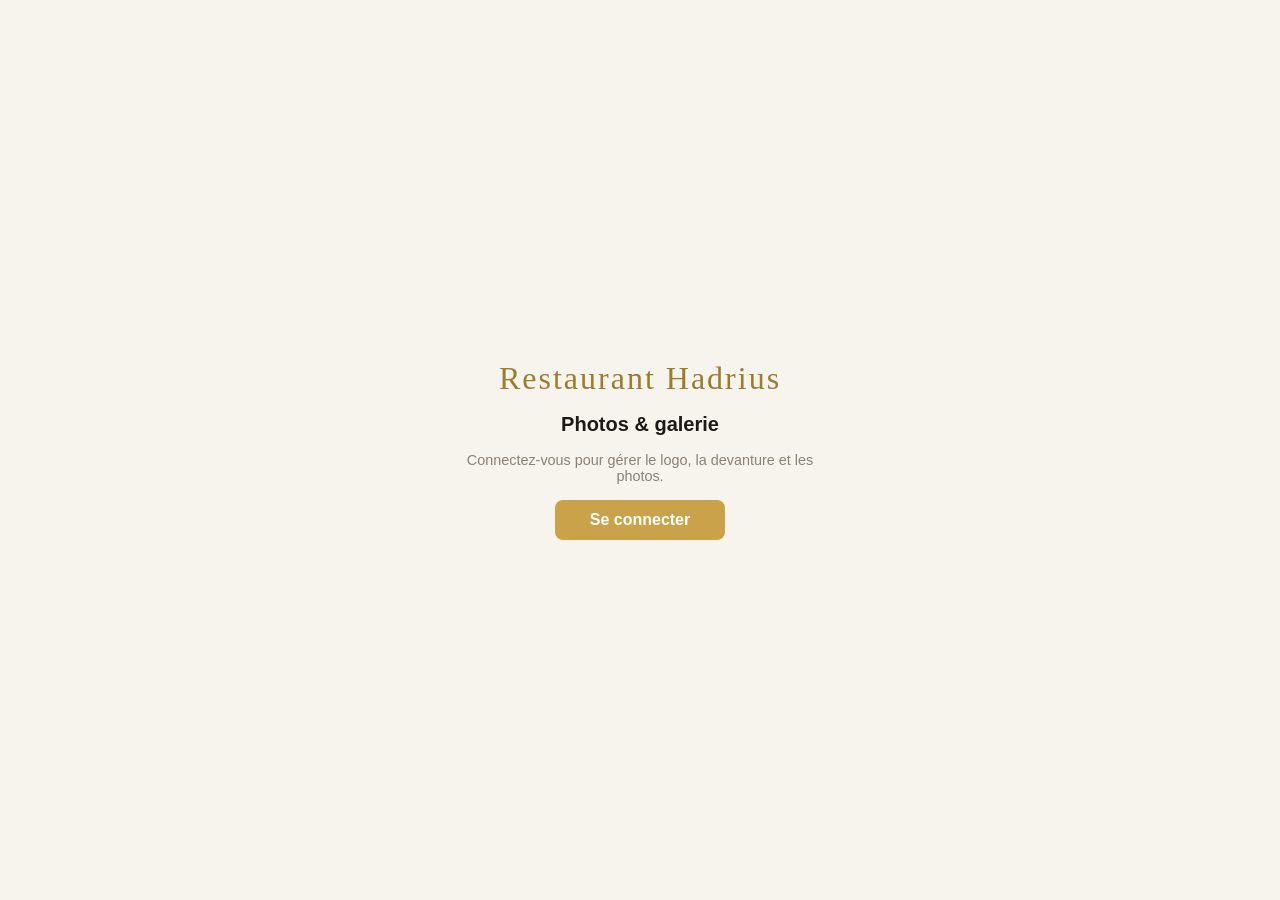
<file: admin/galerie.html>
<!DOCTYPE html>
<html lang="fr">
<head>
  <meta charset="UTF-8">
  <meta name="viewport" content="width=device-width, initial-scale=1">
  <title>Photos & galerie — Restaurant Hadrius</title>
  <link rel="icon" href="../assets/logo-hadrius.jpg">
  <link rel="stylesheet" href="admin.css">
  <script src="https://identity.netlify.com/v1/netlify-identity-widget.js"></script>
  <style>.cat-badge{display:inline-block;font-size:.68rem;font-weight:700;padding:.12rem .5rem;border-radius:50px;background:rgba(201,168,76,.16);color:var(--gold-dark);margin-left:.4rem;text-transform:capitalize}</style>
</head>
<body>

  <div id="loginScreen">
    <div class="brand">Restaurant Hadrius</div>
    <h1>Photos &amp; galerie</h1>
    <p>Connectez-vous pour gérer le logo, la devanture et les photos.</p>
    <button class="btn-login" onclick="CMS.login()">Se connecter</button>
  </div>

  <div id="adminScreen">
    <div class="topbar">
      <h1>📷 Photos &amp; galerie</h1>
      <span class="status" id="statusEl"></span>
      <a href="index.html" class="btn btn-ghost btn-sm">← Admin</a>
      <a href="../index.html#photos" target="_blank" class="btn btn-ghost btn-sm">Voir le site ↗</a>
      <button class="btn-text" onclick="CMS.logout()">Déconnexion</button>
    </div>

    <div class="panel active">
      <div class="section-card">
        <p class="section-card__title">🖼️ Logo &amp; photo de devanture</p>
        <div class="photos-grid">
          <div class="photo-slot">
            <span class="photo-slot__label">Logo (en-tête)</span>
            <div class="photo-slot__wrap">
              <input type="file" accept="image/*" onchange="onSlot(this,'logo')">
              <div class="photo-slot__empty" id="empty-logo">📷<span>Cliquer</span></div>
              <img id="img-logo" style="display:none" alt="">
            </div>
          </div>
          <div class="photo-slot">
            <span class="photo-slot__label">Devanture (grande photo d'accueil)</span>
            <div class="photo-slot__wrap">
              <input type="file" accept="image/*" onchange="onSlot(this,'hero')">
              <div class="photo-slot__empty" id="empty-hero">📷<span>Cliquer</span></div>
              <img id="img-hero" style="display:none" alt="">
            </div>
          </div>
        </div>
        <p class="photo-slot__hint">Cliquez une image pour la remplacer. Enregistrement automatique.</p>
      </div>

      <div class="panel-header">
        <h2>Photos de la bande défilante</h2>
        <button class="btn btn-primary btn-sm" onclick="openModal(-1)">+ Ajouter une photo</button>
      </div>
      <p class="panel-hint">Ces photos défilent en continu dans la bande « En images » du site. <strong>L'ordre de la liste est celui du défilement</strong> — glissez-les pour le changer. Décochez « Visible » pour masquer une photo sans la supprimer.</p>
      <div class="card-list" id="list"><div class="loading">Chargement…</div></div>
    </div>
  </div>

  <!-- Modal photo galerie -->
  <div class="overlay" id="overlay">
    <div class="modal" role="dialog">
      <button class="modal-close" onclick="closeModal()">&times;</button>
      <h2 id="modalTitle">Nouvelle photo</h2>
      <div class="fg">
        <label>Photo *</label>
        <div class="photo-slot__wrap" style="max-width:260px">
          <input type="file" accept="image/*" id="photoInput" onchange="onPhoto(this)">
          <div class="photo-slot__empty" id="photoEmpty">📷<span>Cliquer pour ajouter</span></div>
          <img id="photoImg" style="display:none" alt="">
        </div>
        <p class="photo-slot__hint" id="photoHint" style="text-align:left">JPG ou PNG.</p>
      </div>
      <div class="fg"><label>Légende (optionnelle)</label><input type="text" id="f_legende" placeholder="Ex : Magret de canard"></div>
      <div class="fg" style="flex-direction:row;align-items:center;gap:.5rem">
        <input type="checkbox" id="f_visible" checked style="width:auto">
        <label for="f_visible" style="text-transform:none;letter-spacing:0;font-size:.9rem;color:var(--ink)">Visible sur le site</label>
      </div>
      <div class="modal-footer">
        <button class="btn btn-ghost" onclick="closeModal()">Annuler</button>
        <button class="btn btn-primary" id="saveBtn" onclick="saveItem()">Enregistrer</button>
      </div>
    </div>
  </div>

  <script src="cms.js"></script>
  <script>
  (function () {
    'use strict';
    var FILE = 'data/galerie.json';
    var data = { logo: '', hero: '', photos: [] }, sha = '', edit = -1, pendingImg = null, pendingPreview = null, previews = {};

    CMS.requireAuth(load);

    function load() {
      CMS.status('saving', 'Chargement…');
      CMS.load(FILE).then(function (r) {
        data = r.data; sha = r.sha;
        if (!Array.isArray(data.photos)) data.photos = [];
        setSlot('logo', data.logo); setSlot('hero', data.hero);
        CMS.status('', ''); render();
      }).catch(function (e) { CMS.status('error', 'Erreur de chargement'); console.error(e); });
    }

    function persist(msg) {
      CMS.status('saving', 'Enregistrement…');
      return CMS.save(FILE, data, sha, msg).then(function (newSha) {
        sha = newSha; CMS.status('saved', 'Enregistré ✓');
        setTimeout(function () { CMS.status('', ''); }, 3000);
      }).catch(function (e) { CMS.status('error', 'Erreur'); console.error(e); throw e; });
    }

    function setSlot(key, path) {
      var img = document.getElementById('img-' + key), empty = document.getElementById('empty-' + key);
      if (path) { img.src = CMS.imgSrc(path); img.style.display = 'block'; empty.style.display = 'none'; }
      else { img.style.display = 'none'; empty.style.display = 'flex'; }
    }

    window.onSlot = function (input, key) {
      if (!input.files || !input.files[0]) return;
      var file = input.files[0];
      // Aperçu immédiat depuis le fichier choisi (l'image déployée n'existe qu'après le redéploiement ~1 min)
      var img = document.getElementById('img-' + key), empty = document.getElementById('empty-' + key);
      img.src = URL.createObjectURL(file); img.style.display = 'block'; empty.style.display = 'none';
      CMS.status('saving', 'Téléversement…');
      CMS.uploadImage(file).then(function (path) {
        data[key] = path;
        return persist('Mise à jour photo : ' + key);
      }).catch(function (e) { CMS.status('error', 'Erreur'); console.error(e); });
    };

    function render() {
      var el = document.getElementById('list');
      if (!data.photos.length) { el.innerHTML = '<div class="placeholder">Aucune photo. Cliquez « + Ajouter une photo ».</div>'; return; }
      el.innerHTML = '';
      data.photos.forEach(function (c, i) {
        var d = document.createElement('div'); d.className = 'item-card';
        var src = previews[c.id] || (c.image ? CMS.imgSrc(c.image) : '');
        var img = src ? '<img class="thumb" src="' + CMS.esc(src) + '" alt="">' : '<div class="no-thumb">📷</div>';
        d.innerHTML = img +
          '<div class="item-card__body">' +
            '<div class="item-card__title">' + (CMS.eh(c.legende) || '<em style="color:var(--muted)">Sans légende</em>') +
              '<span class="cat-badge">' + CMS.eh(c.categorie) + '</span>' +
              (c.visible === false ? '<span class="badge-hidden">Masqué</span>' : '') + '</div>' +
          '</div>' +
          '<div class="item-card__actions">' +
            '<button class="btn btn-ghost btn-sm" onclick="move(' + i + ',-1)" ' + (i === 0 ? 'disabled' : '') + '>↑</button>' +
            '<button class="btn btn-ghost btn-sm" onclick="move(' + i + ',1)" ' + (i === data.photos.length - 1 ? 'disabled' : '') + '>↓</button>' +
            '<button class="btn btn-ghost btn-sm" onclick="openModal(' + i + ')">✏️</button>' +
            '<button class="btn btn-danger btn-sm" onclick="del(' + i + ')">🗑</button>' +
          '</div>';
        el.appendChild(d);
      });
    }

    window.move = function (i, dir) {
      var j = i + dir; if (j < 0 || j >= data.photos.length) return;
      var t = data.photos[i]; data.photos[i] = data.photos[j]; data.photos[j] = t;
      render(); persist('Réordonner la galerie');
    };

    window.openModal = function (i) {
      edit = i; pendingImg = null; pendingPreview = null;
      var c = i === -1 ? {} : data.photos[i];
      document.getElementById('modalTitle').textContent = i === -1 ? 'Nouvelle photo' : 'Modifier la photo';
      document.getElementById('f_legende').value = c.legende || '';
      document.getElementById('f_visible').checked = c.visible !== false;
      setPhoto(c.image || '');
      document.getElementById('photoHint').textContent = 'JPG ou PNG.';
      document.getElementById('overlay').classList.add('open');
    };
    window.closeModal = function () { document.getElementById('overlay').classList.remove('open'); };

    function setPhoto(path) {
      var img = document.getElementById('photoImg'), empty = document.getElementById('photoEmpty');
      if (path) { img.src = CMS.imgSrc(path); img.style.display = 'block'; empty.style.display = 'none'; }
      else { img.style.display = 'none'; empty.style.display = 'flex'; }
    }

    window.onPhoto = function (input) {
      if (!input.files || !input.files[0]) return;
      var file = input.files[0];
      var hint = document.getElementById('photoHint');
      // Aperçu immédiat depuis le fichier choisi (l'image déployée n'existe qu'après le redéploiement ~1 min)
      pendingPreview = URL.createObjectURL(file);
      var img = document.getElementById('photoImg'), empty = document.getElementById('photoEmpty');
      img.src = pendingPreview; img.style.display = 'block'; empty.style.display = 'none';
      hint.textContent = 'Téléversement…';
      CMS.uploadImage(file).then(function (path) {
        pendingImg = path; hint.textContent = 'Photo prête ✓ — cliquez « Enregistrer ».';
      }).catch(function (e) { hint.textContent = 'Erreur de téléversement'; console.error(e); });
    };

    window.saveItem = function () {
      var c = edit === -1 ? {} : data.photos[edit];
      if (edit === -1 && !pendingImg) { alert('Ajoutez une photo.'); return; }
      var btn = document.getElementById('saveBtn'); btn.disabled = true;
      // La catégorie ne sert plus (la bande n'a plus de filtres) mais on
      // conserve la valeur déjà enregistrée pour ne rien perdre.
      if (c.categorie == null) c.categorie = 'photos';
      c.legende = document.getElementById('f_legende').value.trim();
      c.visible = document.getElementById('f_visible').checked;
      if (pendingImg) c.image = pendingImg;
      if (!c.id) c.id = 'g' + Date.now();
      if (pendingPreview) previews[c.id] = pendingPreview;
      if (edit === -1) data.photos.push(c);
      persist((edit === -1 ? 'Ajout photo galerie' : 'Modif photo galerie'))
        .then(function () { closeModal(); render(); })
        .finally(function () { btn.disabled = false; });
    };

    window.del = function (i) {
      if (!confirm('Supprimer cette photo ?')) return;
      data.photos.splice(i, 1); render(); persist('Suppression photo galerie');
    };

    document.getElementById('overlay').addEventListener('click', function (e) { if (e.target === this) closeModal(); });
    document.addEventListener('keydown', function (e) { if (e.key === 'Escape') closeModal(); });
  })();
  </script>
</body>
</html>
</file>
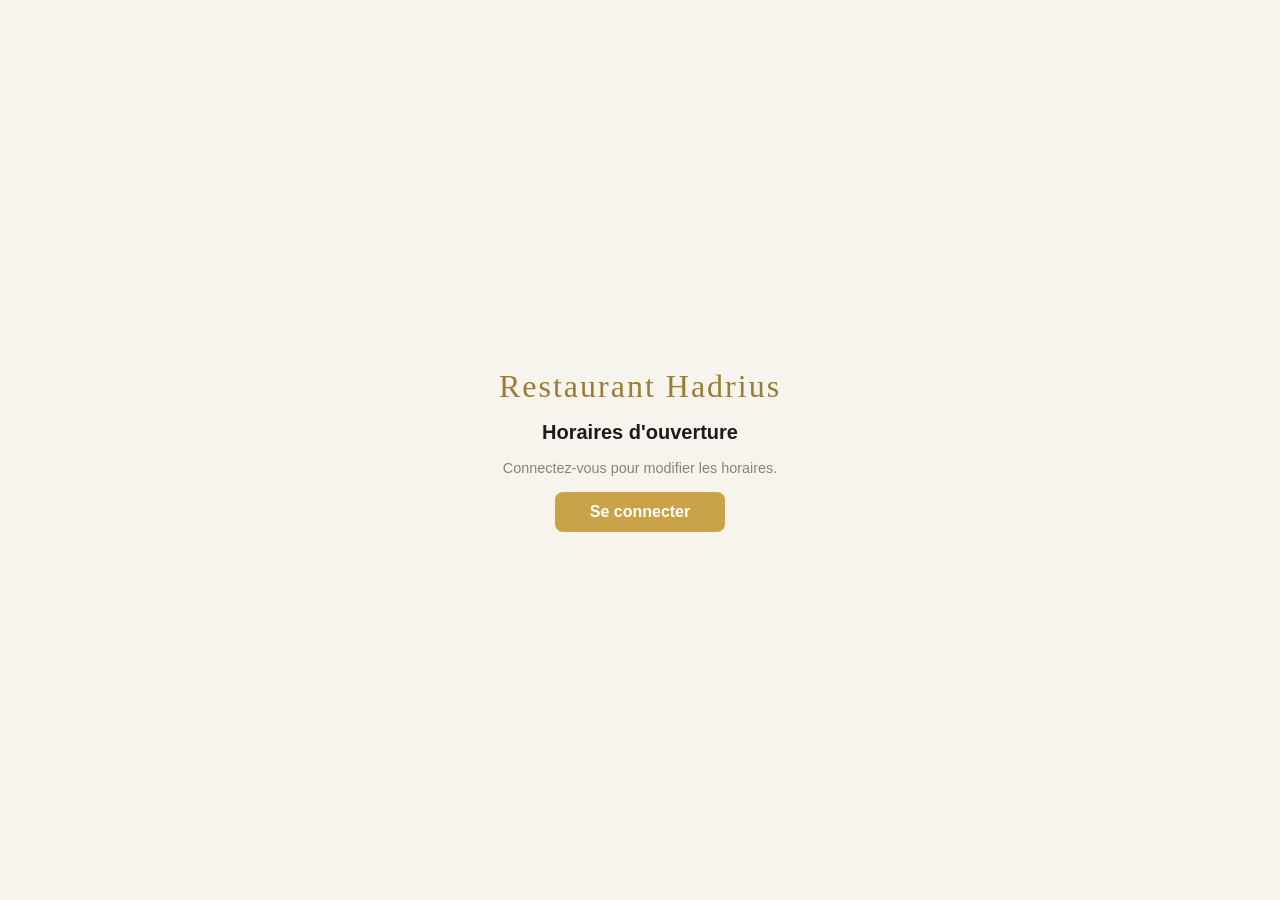
<file: admin/horaires.html>
<!DOCTYPE html>
<html lang="fr">
<head>
  <meta charset="UTF-8">
  <meta name="viewport" content="width=device-width, initial-scale=1">
  <title>Horaires — Restaurant Hadrius</title>
  <link rel="icon" href="../assets/logo-hadrius.jpg">
  <link rel="stylesheet" href="admin.css">
  <script src="https://identity.netlify.com/v1/netlify-identity-widget.js"></script>
  <style>
    .per-head { display:flex; align-items:center; gap:.6rem; justify-content:space-between; margin-bottom:.7rem; }
    .per-head input { font-weight:700; max-width:300px; }
    .ligne { display:grid; grid-template-columns: 1.4fr 1fr 1fr auto; gap:.5rem; align-items:end; padding:.5rem 0; border-top:1px solid var(--border); }
    .ligne .fg { margin-bottom:0; }
    @media (max-width:640px){ .ligne { grid-template-columns:1fr 1fr; } }
  </style>
</head>
<body>

  <div id="loginScreen">
    <div class="brand">Restaurant Hadrius</div>
    <h1>Horaires d'ouverture</h1>
    <p>Connectez-vous pour modifier les horaires.</p>
    <button class="btn-login" onclick="CMS.login()">Se connecter</button>
  </div>

  <div id="adminScreen">
    <div class="topbar">
      <h1>🕒 Horaires d'ouverture</h1>
      <span class="status" id="statusEl"></span>
      <a href="index.html" class="btn btn-ghost btn-sm">← Admin</a>
      <a href="../index.html#acces" target="_blank" class="btn btn-ghost btn-sm">Voir le site ↗</a>
      <button class="btn-text" onclick="CMS.logout()">Déconnexion</button>
    </div>

    <div class="panel active">
      <p class="panel-hint">Les horaires sont organisés par <strong>périodes</strong> (saisons). Chaque période contient des lignes : un libellé de jours, et les créneaux <strong>Midi</strong> et/ou <strong>Soir</strong>. Laissez un créneau vide s'il n'y a pas de service. Cliquez <strong>Enregistrer</strong> en bas après vos modifications.</p>
      <div id="periodes"><div class="loading">Chargement…</div></div>
      <div style="margin:1rem 0">
        <button class="btn btn-ghost btn-sm" onclick="addPeriode()">+ Ajouter une période</button>
      </div>
      <div class="form-save-row">
        <button class="btn btn-primary" id="saveBtn" onclick="saveAll()">Enregistrer les horaires</button>
      </div>
    </div>
  </div>

  <script src="cms.js"></script>
  <script>
  (function () {
    'use strict';
    var FILE = 'data/infos.json';
    var data = {}, sha = '', periodes = [];

    CMS.requireAuth(load);

    function load() {
      CMS.status('saving', 'Chargement…');
      CMS.load(FILE).then(function (r) {
        data = r.data; sha = r.sha;
        periodes = (data.horaires && Array.isArray(data.horaires.periodes)) ? data.horaires.periodes : [];
        CMS.status('', ''); render();
      }).catch(function (e) { CMS.status('error', 'Erreur de chargement'); console.error(e); });
    }

    // Lit les champs du DOM vers le tableau `periodes` (pour ne rien perdre avant un re-render)
    function syncFromDOM() {
      document.querySelectorAll('[data-per]').forEach(function (pEl) {
        var pi = +pEl.getAttribute('data-per');
        if (!periodes[pi]) return;
        periodes[pi].label = pEl.querySelector('.per-label').value.trim();
        var lignes = [];
        pEl.querySelectorAll('[data-lig]').forEach(function (lEl) {
          lignes.push({
            id: lEl.getAttribute('data-id') || ('l' + Date.now() + Math.floor(Math.random() * 1000)),
            jours: lEl.querySelector('.l-jours').value.trim(),
            midi: lEl.querySelector('.l-midi').value.trim(),
            soir: lEl.querySelector('.l-soir').value.trim()
          });
        });
        periodes[pi].lignes = lignes;
      });
    }

    function render() {
      var root = document.getElementById('periodes');
      if (!periodes.length) { root.innerHTML = '<div class="placeholder">Aucune période. Cliquez « + Ajouter une période ».</div>'; return; }
      root.innerHTML = '';
      periodes.forEach(function (p, pi) {
        var card = document.createElement('div'); card.className = 'section-card'; card.setAttribute('data-per', pi);
        var lignes = (p.lignes || []).map(function (l, li) {
          return '<div class="ligne" data-lig="' + li + '" data-id="' + CMS.esc(l.id || '') + '">' +
            '<div class="fg"><label>Jours</label><input class="l-jours" type="text" value="' + CMS.esc(l.jours) + '" placeholder="Lundi au samedi"></div>' +
            '<div class="fg"><label>Midi</label><input class="l-midi" type="text" value="' + CMS.esc(l.midi) + '" placeholder="12h à 13h45"></div>' +
            '<div class="fg"><label>Soir</label><input class="l-soir" type="text" value="' + CMS.esc(l.soir) + '" placeholder="19h à 21h"></div>' +
            '<button class="btn btn-danger btn-sm" onclick="delLigne(' + pi + ',' + li + ')">🗑</button>' +
          '</div>';
        }).join('');
        card.innerHTML =
          '<div class="per-head">' +
            '<input class="per-label" type="text" value="' + CMS.esc(p.label) + '" placeholder="Du 01/05 au 30/10">' +
            '<div style="display:flex;gap:.3rem">' +
              '<button class="btn btn-ghost btn-sm" onclick="movePeriode(' + pi + ',-1)" ' + (pi === 0 ? 'disabled' : '') + '>↑</button>' +
              '<button class="btn btn-ghost btn-sm" onclick="movePeriode(' + pi + ',1)" ' + (pi === periodes.length - 1 ? 'disabled' : '') + '>↓</button>' +
              '<button class="btn btn-danger btn-sm" onclick="delPeriode(' + pi + ')">Supprimer</button>' +
            '</div>' +
          '</div>' + lignes +
          '<div style="margin-top:.7rem"><button class="btn btn-primary btn-sm" onclick="addLigne(' + pi + ')">+ Ajouter une ligne</button></div>';
        root.appendChild(card);
      });
    }

    window.addPeriode = function () { syncFromDOM(); periodes.push({ id: 'p' + Date.now(), label: 'Nouvelle période', lignes: [] }); render(); };
    window.delPeriode = function (pi) { if (!confirm('Supprimer cette période ?')) return; syncFromDOM(); periodes.splice(pi, 1); render(); };
    window.movePeriode = function (pi, dir) { var j = pi + dir; if (j < 0 || j >= periodes.length) return; syncFromDOM(); var t = periodes[pi]; periodes[pi] = periodes[j]; periodes[j] = t; render(); };
    window.addLigne = function (pi) { syncFromDOM(); if (!periodes[pi].lignes) periodes[pi].lignes = []; periodes[pi].lignes.push({ id: 'l' + Date.now(), jours: '', midi: '', soir: '' }); render(); };
    window.delLigne = function (pi, li) { syncFromDOM(); periodes[pi].lignes.splice(li, 1); render(); };

    window.saveAll = function () {
      syncFromDOM();
      var btn = document.getElementById('saveBtn'); btn.disabled = true;
      data.horaires = { periodes: periodes };
      CMS.status('saving', 'Enregistrement…');
      CMS.save(FILE, data, sha, 'Mise à jour des horaires').then(function (newSha) {
        sha = newSha; CMS.status('saved', 'Enregistré ✓');
        setTimeout(function () { CMS.status('', ''); }, 3000);
      }).catch(function (e) { CMS.status('error', 'Erreur'); console.error(e); })
        .finally(function () { btn.disabled = false; });
    };
  })();
  </script>
</body>
</html>
</file>
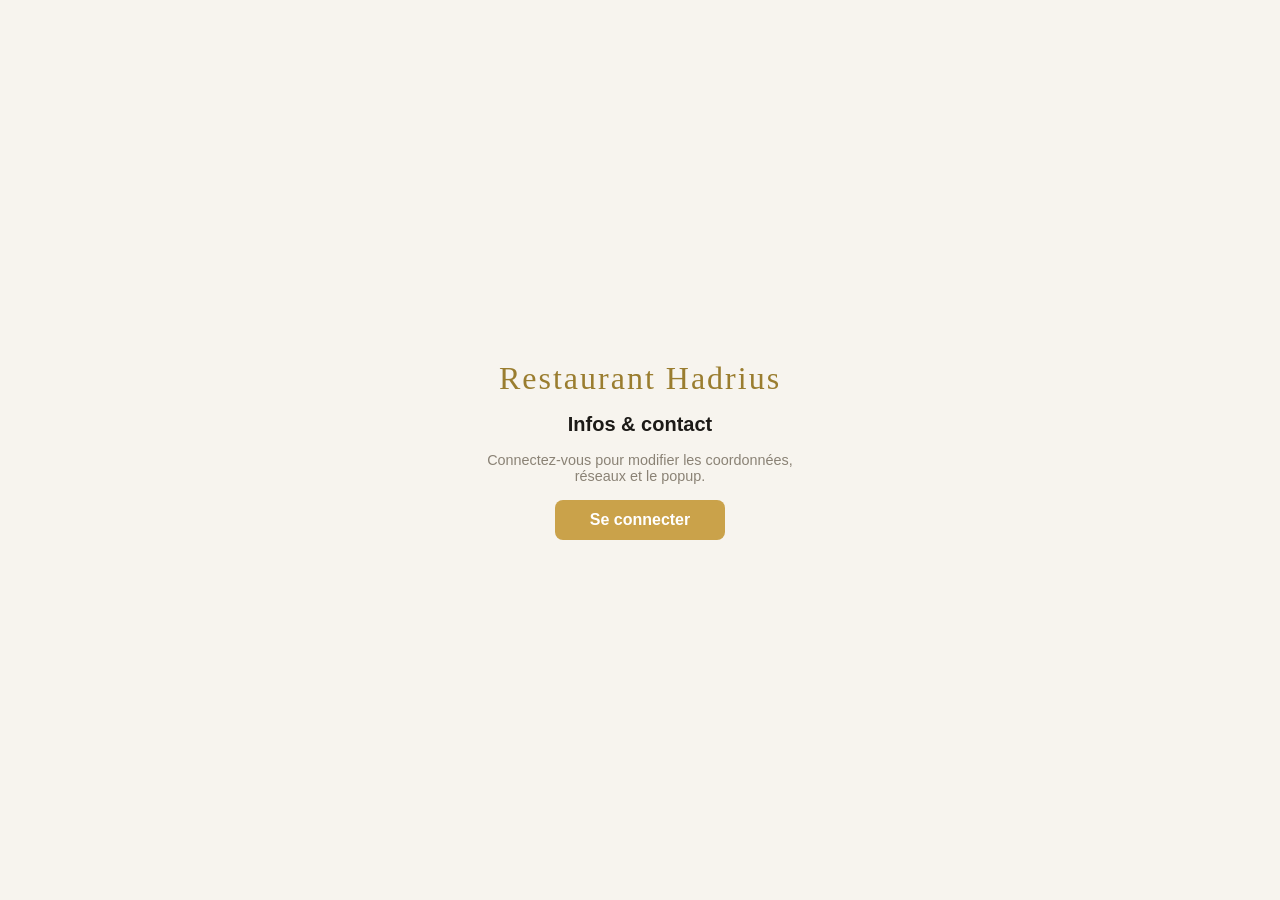
<file: admin/infos.html>
<!DOCTYPE html>
<html lang="fr">
<head>
  <meta charset="UTF-8">
  <meta name="viewport" content="width=device-width, initial-scale=1">
  <title>Infos & contact — Restaurant Hadrius</title>
  <link rel="icon" href="../assets/logo-hadrius.jpg">
  <link rel="stylesheet" href="admin.css">
  <script src="https://identity.netlify.com/v1/netlify-identity-widget.js"></script>
</head>
<body>

  <div id="loginScreen">
    <div class="brand">Restaurant Hadrius</div>
    <h1>Infos &amp; contact</h1>
    <p>Connectez-vous pour modifier les coordonnées, réseaux et le popup.</p>
    <button class="btn-login" onclick="CMS.login()">Se connecter</button>
  </div>

  <div id="adminScreen">
    <div class="topbar">
      <h1>⚙️ Infos &amp; contact</h1>
      <span class="status" id="statusEl"></span>
      <a href="index.html" class="btn btn-ghost btn-sm">← Admin</a>
      <a href="../index.html#infos" target="_blank" class="btn btn-ghost btn-sm">Voir le site ↗</a>
      <button class="btn-text" onclick="CMS.logout()">Déconnexion</button>
    </div>

    <div class="panel active">
      <div class="section-card">
        <p class="section-card__title">📍 Coordonnées</p>
        <div class="fg"><label>Adresse</label><input type="text" id="adresse" placeholder="5 Rue Bernard Noël"></div>
        <div class="frow">
          <div class="fg"><label>Code postal</label><input type="text" id="code_postal" placeholder="84110"></div>
          <div class="fg"><label>Ville</label><input type="text" id="ville" placeholder="Vaison-la-Romaine"></div>
        </div>
        <div class="frow">
          <div class="fg"><label>Téléphone</label><input type="text" id="telephone" placeholder="04 90 41 75 12"></div>
          <div class="fg"><label>Email</label><input type="text" id="email" placeholder="restaurant.hadrius@gmail.com"></div>
        </div>
      </div>

      <div class="section-card">
        <p class="section-card__title">🗺️ Plan (Google Maps)</p>
        <div class="fg"><label>Adresse affichée sur la carte</label><input type="text" id="maps_query" placeholder="5 Rue Bernard Noël, 84110 Vaison-la-Romaine"><span class="hint">L'adresse recherchée dans Google Maps sur le site. En général identique à l'adresse ci-dessus.</span></div>
      </div>

      <div class="section-card">
        <p class="section-card__title">📱 Réseaux sociaux</p>
        <div class="fg"><label>Lien Facebook</label><input type="text" id="facebook" placeholder="https://www.facebook.com/..."></div>
        <div class="fg"><label>Lien Instagram</label><input type="text" id="instagram" placeholder="https://www.instagram.com/restohadrius/"></div>
      </div>

      <div class="section-card">
        <p class="section-card__title">🔔 Popup (message à l'ouverture du site)</p>
        <div class="fg" style="flex-direction:row;align-items:center;gap:.5rem">
          <input type="checkbox" id="p_actif" style="width:auto">
          <label for="p_actif" style="text-transform:none;letter-spacing:0;font-size:.9rem;color:var(--ink)">Afficher le popup sur le site</label>
        </div>
        <div class="fg"><label>Message</label><textarea id="p_message" rows="2" placeholder="Ex : Fermeture exceptionnelle le 15 août"></textarea></div>
        <div class="frow">
          <div class="fg"><label>Texte du bouton</label><input type="text" id="p_cta_label" placeholder="Réserver une table"></div>
          <div class="fg"><label>Lien du bouton</label><input type="text" id="p_cta_url" placeholder="tel:+33490417512"><span class="hint">Ex : #acces, #menu ou un lien tel:</span></div>
        </div>
        <div class="fg" style="max-width:240px"><label>Délai d'apparition (secondes)</label><input type="number" id="p_delai" min="0" value="5"></div>
      </div>

      <div class="form-save-row">
        <button class="btn btn-primary" id="saveBtn" onclick="saveAll()">Enregistrer</button>
      </div>
    </div>
  </div>

  <script src="cms.js"></script>
  <script>
  (function () {
    'use strict';
    var FILE = 'data/infos.json';
    var data = {}, sha = '';
    function v(id) { return document.getElementById(id).value; }
    function setv(id, val) { var el = document.getElementById(id); if (el) el.value = val == null ? '' : val; }

    CMS.requireAuth(load);

    function load() {
      CMS.status('saving', 'Chargement…');
      CMS.load(FILE).then(function (r) {
        data = r.data; sha = r.sha;
        var p = data.popup || {};
        setv('adresse', data.adresse); setv('code_postal', data.code_postal); setv('ville', data.ville);
        setv('telephone', data.telephone); setv('email', data.email);
        setv('maps_query', data.maps_query || ((data.adresse || '') + (data.code_postal ? ', ' + data.code_postal : '') + (data.ville ? ' ' + data.ville : '')).trim());
        setv('facebook', data.facebook); setv('instagram', data.instagram);
        document.getElementById('p_actif').checked = !!p.actif;
        setv('p_message', p.message);
        setv('p_cta_label', p.cta_label); setv('p_cta_url', p.cta_url);
        setv('p_delai', p.delai_secondes == null ? 5 : p.delai_secondes);
        CMS.status('', '');
      }).catch(function (e) { CMS.status('error', 'Erreur de chargement'); console.error(e); });
    }

    window.saveAll = function () {
      var btn = document.getElementById('saveBtn'); btn.disabled = true;
      data.adresse = v('adresse').trim();
      data.code_postal = v('code_postal').trim();
      data.ville = v('ville').trim();
      data.telephone = v('telephone').trim();
      data.telephone_raw = data.telephone.replace(/[^0-9+]/g, '');
      data.email = v('email').trim();
      data.maps_query = v('maps_query').trim();
      data.facebook = v('facebook').trim();
      data.instagram = v('instagram').trim();
      data.popup = {
        actif: document.getElementById('p_actif').checked,
        message: v('p_message').trim(),
        cta_label: v('p_cta_label').trim(),
        cta_url: v('p_cta_url').trim(),
        delai_secondes: parseInt(v('p_delai')) || 0
      };
      CMS.status('saving', 'Enregistrement…');
      CMS.save(FILE, data, sha, 'Mise à jour infos & contact').then(function (newSha) {
        sha = newSha; CMS.status('saved', 'Enregistré ✓');
        setTimeout(function () { CMS.status('', ''); }, 3000);
      }).catch(function (e) { CMS.status('error', 'Erreur'); console.error(e); })
        .finally(function () { btn.disabled = false; });
    };
  })();
  </script>
</body>
</html>
</file>
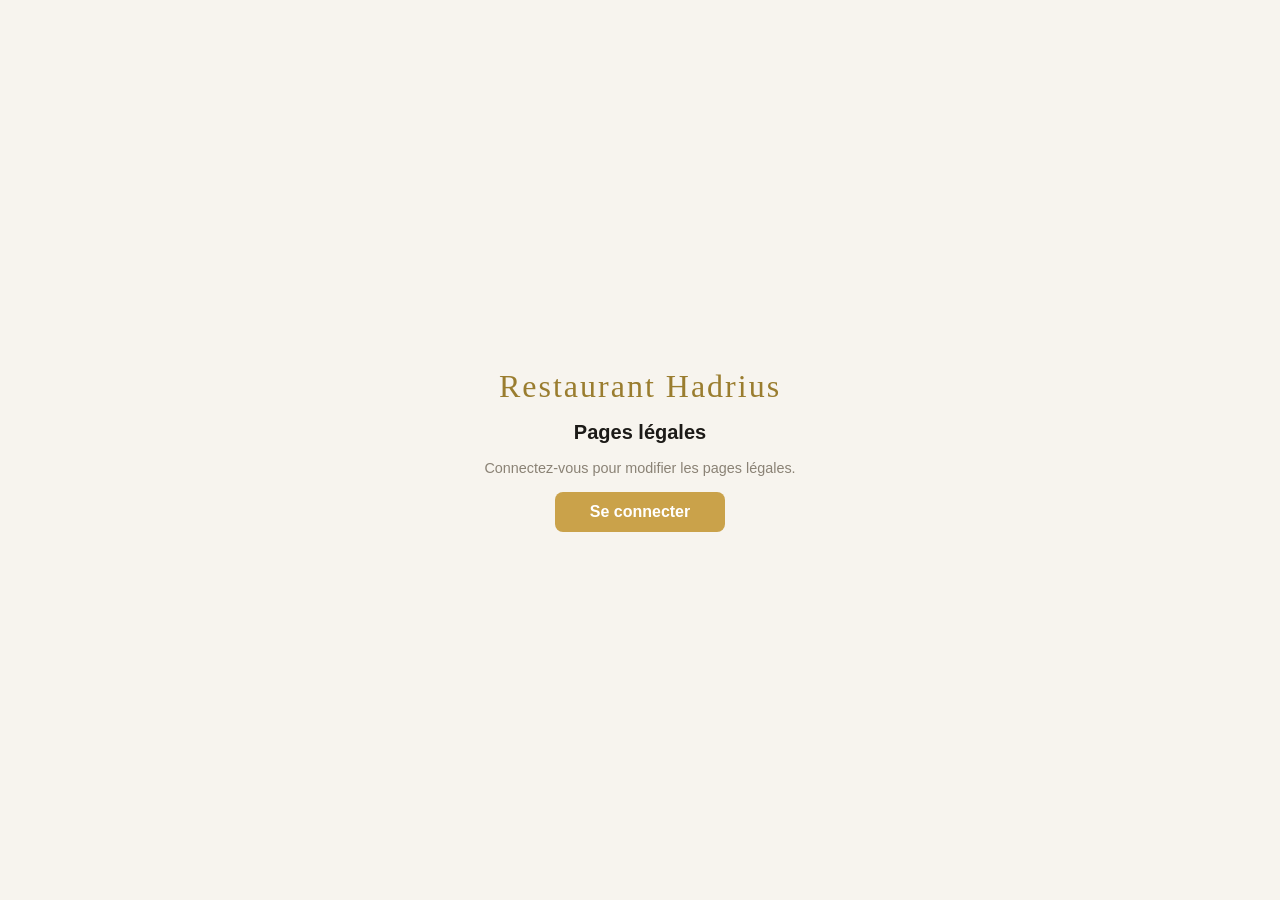
<file: admin/legal.html>
<!DOCTYPE html>
<html lang="fr">
<head>
  <meta charset="UTF-8">
  <meta name="viewport" content="width=device-width, initial-scale=1">
  <title>Pages légales — Restaurant Hadrius</title>
  <link rel="icon" href="../assets/logo-hadrius.jpg">
  <link rel="stylesheet" href="admin.css">
  <script src="https://identity.netlify.com/v1/netlify-identity-widget.js"></script>
  <style>
    .legal-editor { display: grid; grid-template-columns: 1fr 1fr; gap: 1rem; }
    @media (max-width: 820px) { .legal-editor { grid-template-columns: 1fr; } }
    .legal-editor textarea { width: 100%; min-height: 460px; font-family: ui-monospace, Menlo, monospace; font-size: .82rem; line-height: 1.5; padding: .8rem; border: 1.5px solid var(--border); border-radius: 8px; outline: none; }
    .legal-editor textarea:focus { border-color: var(--gold); }
    .preview { background: #fff; border: 1.5px solid var(--border); border-radius: 8px; padding: 1.2rem; overflow-y: auto; max-height: 560px; }
    .preview h1 { font-size: 1.4rem; margin-bottom: .8rem; }
    .preview h2, .preview h3 { font-size: 1.05rem; margin: 1rem 0 .4rem; color: var(--gold-dark); }
    .preview p, .preview li { font-size: .85rem; line-height: 1.6; margin-bottom: .5rem; }
    .preview ul { padding-left: 1.2rem; }
    .editor-label { font-size: .74rem; font-weight: 700; text-transform: uppercase; letter-spacing: .04em; color: var(--muted); margin-bottom: .35rem; display: block; }
  </style>
</head>
<body>

  <div id="loginScreen">
    <div class="brand">Restaurant Hadrius</div>
    <h1>Pages légales</h1>
    <p>Connectez-vous pour modifier les pages légales.</p>
    <button class="btn-login" onclick="CMS.login()">Se connecter</button>
  </div>

  <div id="adminScreen">
    <div class="topbar">
      <h1>📄 Pages légales</h1>
      <span class="status" id="statusEl"></span>
      <a href="index.html" class="btn btn-ghost btn-sm">← Admin</a>
      <button class="btn-text" onclick="CMS.logout()">Déconnexion</button>
    </div>

    <div class="tabs-wrap">
      <div class="tabs">
        <button class="tab active" data-tab="ml" onclick="switchTab('ml',this)">Mentions légales</button>
        <button class="tab" data-tab="pc" onclick="switchTab('pc',this)">Confidentialité</button>
        <button class="tab" data-tab="ck" onclick="switchTab('ck',this)">Cookies</button>
        <button class="tab" data-tab="cg" onclick="switchTab('cg',this)">CGU</button>
      </div>
    </div>

    <div class="panel active" id="panel-ml"></div>
    <div class="panel" id="panel-pc"></div>
    <div class="panel" id="panel-ck"></div>
    <div class="panel" id="panel-cg"></div>
  </div>

  <script src="cms.js"></script>
  <script>
  (function () {
    'use strict';
    var FILE = 'data/mentions.json';
    var data = {}, sha = '';
    var MAP = { ml: 'mentions_legales', pc: 'politique_confidentialite', ck: 'politique_cookies', cg: 'cgu' };
    var LABEL = { ml: 'mentions légales', pc: 'politique de confidentialité', ck: 'politique de cookies', cg: 'CGU' };

    function panelHTML(id) {
      return '<p class="panel-hint">Modifiez le contenu HTML de la page <strong>' + LABEL[id] +
        '</strong>. Balises simples : <code>&lt;h2&gt;</code>, <code>&lt;h3&gt;</code>, <code>&lt;p&gt;</code>, <code>&lt;strong&gt;</code>, <code>&lt;ul&gt;&lt;li&gt;</code>, <code>&lt;br&gt;</code>, <code>&lt;a href&gt;</code>. L\'aperçu se met à jour en direct.</p>' +
        '<div class="legal-editor"><div><span class="editor-label">Contenu (HTML)</span>' +
        '<textarea id="ed-' + id + '" oninput="updatePreview(\'' + id + '\')"></textarea></div>' +
        '<div><span class="editor-label">Aperçu</span><div class="preview" id="pv-' + id + '"></div></div></div>' +
        '<div class="form-save-row"><button class="btn btn-primary" id="save-' + id + '" onclick="save(\'' + id + '\')">Enregistrer (' + LABEL[id] + ')</button></div>';
    }

    Object.keys(MAP).forEach(function (id) { document.getElementById('panel-' + id).innerHTML = panelHTML(id); });

    CMS.requireAuth(load);

    function load() {
      CMS.status('saving', 'Chargement…');
      CMS.load(FILE).then(function (r) {
        data = r.data; sha = r.sha;
        Object.keys(MAP).forEach(function (id) {
          data[MAP[id]] = data[MAP[id]] || { html: '' };
          document.getElementById('ed-' + id).value = data[MAP[id]].html || '';
          updatePreview(id);
        });
        CMS.status('', '');
      }).catch(function (e) { CMS.status('error', 'Erreur de chargement'); console.error(e); });
    }

    window.switchTab = function (id, btn) {
      document.querySelectorAll('.panel').forEach(function (p) { p.classList.remove('active'); });
      document.querySelectorAll('.tab').forEach(function (t) { t.classList.remove('active'); });
      document.getElementById('panel-' + id).classList.add('active');
      btn.classList.add('active');
    };

    window.updatePreview = function (id) {
      document.getElementById('pv-' + id).innerHTML = document.getElementById('ed-' + id).value;
    };

    window.save = function (id) {
      var btn = document.getElementById('save-' + id); btn.disabled = true;
      data[MAP[id]] = { html: document.getElementById('ed-' + id).value };
      CMS.status('saving', 'Enregistrement…');
      CMS.save(FILE, data, sha, 'Mise à jour ' + LABEL[id]).then(function (newSha) {
        sha = newSha; CMS.status('saved', 'Enregistré ✓');
        setTimeout(function () { CMS.status('', ''); }, 3000);
      }).catch(function (e) { CMS.status('error', 'Erreur'); console.error(e); })
        .finally(function () { btn.disabled = false; });
    };
  })();
  </script>
</body>
</html>
</file>
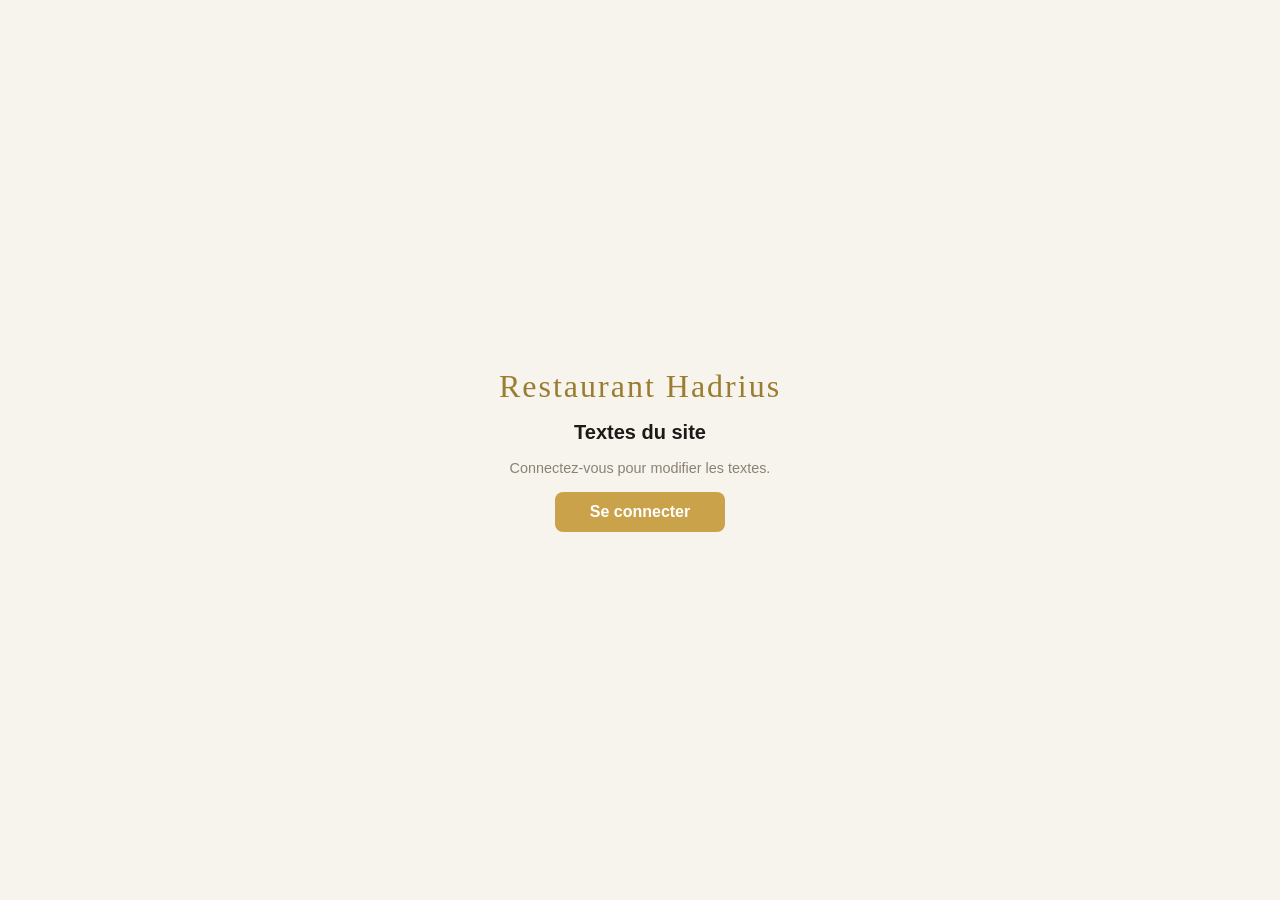
<file: admin/textes.html>
<!DOCTYPE html>
<html lang="fr">
<head>
  <meta charset="UTF-8">
  <meta name="viewport" content="width=device-width, initial-scale=1">
  <title>Textes — Restaurant Hadrius</title>
  <link rel="icon" href="../assets/logo-hadrius.jpg">
  <link rel="stylesheet" href="admin.css">
  <script src="https://identity.netlify.com/v1/netlify-identity-widget.js"></script>
</head>
<body>

  <div id="loginScreen">
    <div class="brand">Restaurant Hadrius</div>
    <h1>Textes du site</h1>
    <p>Connectez-vous pour modifier les textes.</p>
    <button class="btn-login" onclick="CMS.login()">Se connecter</button>
  </div>

  <div id="adminScreen">
    <div class="topbar">
      <h1>✏️ Textes du site</h1>
      <span class="status" id="statusEl"></span>
      <a href="index.html" class="btn btn-ghost btn-sm">← Admin</a>
      <a href="../index.html" target="_blank" class="btn btn-ghost btn-sm">Voir le site ↗</a>
      <button class="btn-text" onclick="CMS.logout()">Déconnexion</button>
    </div>

    <div class="panel active">
      <div class="section-card">
        <p class="section-card__title">🏛️ Bandeau d'accueil</p>
        <div class="fg"><label>Petit texte au-dessus du titre</label><input type="text" id="hero_kicker" placeholder="Bienvenue à"></div>
        <div class="fg"><label>Titre principal</label><input type="text" id="hero_title" placeholder="Restaurant Hadrius"></div>
        <div class="fg"><label>Sous-titre</label><input type="text" id="hero_sub" placeholder="Vaison-la-Romaine"></div>
      </div>

      <div class="section-card">
        <p class="section-card__title">📝 Présentation</p>
        <div class="fg"><label>Texte de présentation</label><textarea id="intro" rows="3"></textarea></div>
        <div class="fg">
          <label>Informations (une par ligne)</label>
          <textarea id="chips" rows="5"></textarea>
          <span class="hint">Une information par ligne — ex : « À la carte : 15–30 € ». Elles s'affichent sous forme d'étiquettes.</span>
        </div>
        <div class="fg"><label>Texte « Service » (encadré infos pratiques)</label><input type="text" id="service" placeholder="Midi et soirs selon périodes"></div>
      </div>

      <div class="section-card">
        <p class="section-card__title">🎉 Événements</p>
        <div class="fg"><label>Texte de la section Événements</label><textarea id="events_text" rows="3"></textarea></div>
      </div>

      <div class="form-save-row">
        <button class="btn btn-primary" id="saveBtn" onclick="saveAll()">Enregistrer les textes</button>
      </div>
    </div>
  </div>

  <script src="cms.js"></script>
  <script>
  (function () {
    'use strict';
    var FILE = 'data/contenu.json';
    var data = {}, sha = '';
    function v(id) { return document.getElementById(id).value; }
    function setv(id, val) { var el = document.getElementById(id); if (el) el.value = val == null ? '' : val; }

    CMS.requireAuth(load);

    function load() {
      CMS.status('saving', 'Chargement…');
      CMS.load(FILE).then(function (r) {
        data = r.data; sha = r.sha;
        var t = data.textes || {};
        setv('hero_kicker', t.hero_kicker); setv('hero_title', t.hero_title); setv('hero_sub', t.hero_sub);
        setv('intro', t.intro); setv('service', t.service); setv('events_text', t.events_text);
        setv('chips', Array.isArray(t.chips) ? t.chips.join('\n') : '');
        CMS.status('', '');
      }).catch(function (e) { CMS.status('error', 'Erreur de chargement'); console.error(e); });
    }

    window.saveAll = function () {
      var btn = document.getElementById('saveBtn'); btn.disabled = true;
      data.textes = data.textes || {};
      var t = data.textes;
      t.hero_kicker = v('hero_kicker').trim();
      t.hero_title = v('hero_title').trim();
      t.hero_sub = v('hero_sub').trim();
      t.intro = v('intro').trim();
      t.service = v('service').trim();
      t.events_text = v('events_text').trim();
      t.chips = v('chips').split('\n').map(function (s) { return s.trim(); }).filter(Boolean);
      CMS.status('saving', 'Enregistrement…');
      CMS.save(FILE, data, sha, 'Mise à jour des textes').then(function (newSha) {
        sha = newSha; CMS.status('saved', 'Enregistré ✓');
        setTimeout(function () { CMS.status('', ''); }, 3000);
      }).catch(function (e) { CMS.status('error', 'Erreur'); console.error(e); })
        .finally(function () { btn.disabled = false; });
    };
  })();
  </script>
</body>
</html>
</file>
<file: admin/admin.css>
/* ============================================================
   admin.css — Styles partagés de l'admin Restaurant Hadrius
   ============================================================ */
:root {
  --gold: #caa24a;
  --gold-dark: #9a7d2f;
  --ink: #1c1a17;
  --muted: #8a8275;
  --border: #e6e1d6;
  --bg: #f7f4ee;
  --surface: #ffffff;
  --danger: #d24b4b;
  --success: #3a9a5c;
  --r: 10px;
  --shadow: 0 2px 10px rgba(28, 26, 23, .08);
}
* { box-sizing: border-box; margin: 0; padding: 0; }
body {
  font-family: -apple-system, BlinkMacSystemFont, 'Segoe UI', sans-serif;
  font-size: 14px; background: var(--bg); color: var(--ink); min-height: 100vh;
}
a { color: var(--gold-dark); }

/* ---- Login ---- */
#loginScreen {
  display: flex; flex-direction: column; align-items: center; justify-content: center;
  min-height: 100vh; gap: 1rem; text-align: center; padding: 1.5rem;
}
#loginScreen .brand { font-family: 'Cormorant Garamond', Georgia, serif; font-size: 2rem; color: var(--gold-dark); letter-spacing: 2px; }
#loginScreen h1 { font-size: 1.25rem; font-weight: 600; }
#loginScreen p { color: var(--muted); font-size: .9rem; max-width: 360px; }
.btn-login {
  padding: .7rem 2.2rem; background: var(--gold); color: #fff; border: none;
  border-radius: 8px; font-size: 1rem; cursor: pointer; font-weight: 600;
}
.btn-login:hover { background: var(--gold-dark); }

#adminScreen { display: none; }

/* ---- Topbar ---- */
.topbar {
  background: var(--surface); border-bottom: 1px solid var(--border);
  padding: .65rem 1.25rem; display: flex; align-items: center; gap: .75rem;
  position: sticky; top: 0; z-index: 100; box-shadow: var(--shadow); flex-wrap: wrap;
}
.topbar h1 { font-size: 1rem; font-weight: 600; flex: 1; min-width: 120px; }
.status { font-size: .78rem; padding: .25rem .65rem; border-radius: 50px; }
.status.saving { color: var(--gold-dark); background: rgba(201, 168, 76, .14); }
.status.saved { color: var(--success); background: rgba(58, 154, 92, .12); }
.status.error { color: var(--danger); background: rgba(210, 75, 75, .12); }

/* ---- Hub (accueil admin) ---- */
header.hub-header {
  background: var(--surface); border-bottom: 1px solid var(--border);
  padding: .85rem 1.5rem; display: flex; align-items: center; justify-content: space-between;
  box-shadow: var(--shadow);
}
header.hub-header h1 { font-size: 1rem; font-weight: 600; }
.welcome { text-align: center; padding: 2.5rem 1.5rem .5rem; max-width: 560px; margin: 0 auto; }
.welcome h2 { font-size: 1.4rem; margin-bottom: .4rem; font-family: 'Cormorant Garamond', Georgia, serif; }
.welcome p { font-size: .92rem; color: var(--muted); }
.hub {
  max-width: 880px; margin: 1.5rem auto 4rem; padding: 0 1.25rem;
  display: grid; grid-template-columns: repeat(auto-fill, minmax(240px, 1fr)); gap: 1.25rem;
}
.hub-card {
  background: var(--surface); border: 1.5px solid var(--border); border-radius: var(--r);
  padding: 1.6rem 1.4rem; text-decoration: none; color: var(--ink);
  display: flex; flex-direction: column; gap: .6rem; box-shadow: var(--shadow);
  transition: transform .2s, box-shadow .2s, border-color .2s; cursor: pointer;
}
.hub-card:hover { transform: translateY(-3px); box-shadow: 0 8px 24px rgba(28, 26, 23, .13); border-color: var(--gold); }
.hub-card__icon { font-size: 2rem; line-height: 1; }
.hub-card__title { font-size: 1.05rem; font-weight: 600; }
.hub-card__desc { font-size: .82rem; color: var(--muted); line-height: 1.55; }
.hub-card__arrow { margin-top: auto; font-size: .85rem; color: var(--gold-dark); font-weight: 600; }

/* ---- Tabs ---- */
.tabs-wrap { background: var(--surface); border-bottom: 1px solid var(--border); padding: 0 1.25rem; }
.tabs { display: flex; gap: 0; overflow-x: auto; max-width: 900px; margin: 0 auto; }
.tab {
  padding: .7rem 1.1rem; background: none; border: none; border-bottom: 2px solid transparent;
  margin-bottom: -1px; cursor: pointer; font-size: .88rem; font-weight: 500; color: var(--muted);
  white-space: nowrap; transition: color .2s;
}
.tab:hover { color: var(--ink); }
.tab.active { color: var(--gold-dark); border-bottom-color: var(--gold); }

/* ---- Panels ---- */
.panel { display: none; padding: 1.5rem 1.25rem; max-width: 900px; margin: 0 auto; }
.panel.active { display: block; }
.panel-header { display: flex; align-items: center; justify-content: space-between; margin-bottom: .5rem; flex-wrap: wrap; gap: .75rem; }
.panel-header h2 { font-size: 1.05rem; font-weight: 600; }
.panel-hint { font-size: .82rem; color: var(--muted); margin-bottom: 1.25rem; line-height: 1.55; }

/* ---- Buttons ---- */
.btn { padding: .5rem .95rem; border: none; border-radius: 7px; font-size: .85rem; font-weight: 600; cursor: pointer; transition: opacity .15s, background .15s; }
.btn:hover { opacity: .9; }
.btn:disabled { opacity: .5; cursor: default; }
.btn-primary { background: var(--gold); color: #fff; }
.btn-primary:hover { background: var(--gold-dark); opacity: 1; }
.btn-danger { background: var(--danger); color: #fff; }
.btn-ghost { background: transparent; border: 1.5px solid var(--border); color: var(--ink); }
.btn-sm { padding: .3rem .6rem; font-size: .76rem; }
.btn-text { background: none; border: none; color: var(--muted); font-size: .8rem; cursor: pointer; text-decoration: underline; }

/* ---- Item cards (listes avis / créations) ---- */
.card-list { display: flex; flex-direction: column; gap: .75rem; }
.item-card { background: var(--surface); border: 1px solid var(--border); border-radius: var(--r); padding: 1rem; display: flex; gap: 1rem; align-items: flex-start; box-shadow: var(--shadow); }
.item-card img.thumb { width: 70px; height: 70px; object-fit: cover; border-radius: 8px; flex-shrink: 0; background: #f0ece6; }
.item-card .no-thumb { width: 70px; height: 70px; border-radius: 8px; background: #f0ece6; display: flex; align-items: center; justify-content: center; color: #c4bcae; flex-shrink: 0; font-size: 1.4rem; }
.item-card__body { flex: 1; min-width: 0; }
.item-card__title { font-weight: 600; margin-bottom: .3rem; font-size: .95rem; }
.item-card__text { font-size: .82rem; color: var(--muted); line-height: 1.5; }
.item-card__meta { font-size: .76rem; color: var(--muted); margin-top: .4rem; }
.item-card__actions { display: flex; flex-direction: column; gap: .35rem; flex-shrink: 0; }
.badge-hidden { display: inline-block; font-size: .68rem; font-weight: 700; padding: .12rem .5rem; border-radius: 50px; background: rgba(210, 75, 75, .12); color: var(--danger); margin-left: .4rem; }

/* ---- Form groups ---- */
.fg { display: flex; flex-direction: column; gap: .3rem; margin-bottom: .9rem; }
.fg label { font-size: .74rem; font-weight: 700; text-transform: uppercase; letter-spacing: .04em; color: var(--muted); }
.fg input, .fg select, .fg textarea {
  padding: .55rem .7rem; border: 1.5px solid var(--border); border-radius: 7px; font-size: .92rem;
  font-family: inherit; outline: none; transition: border-color .2s; background: #fff; color: var(--ink); width: 100%;
}
.fg input:focus, .fg select:focus, .fg textarea:focus { border-color: var(--gold); }
.fg textarea { resize: vertical; min-height: 80px; line-height: 1.5; }
.fg .hint { font-size: .72rem; color: var(--muted); font-weight: 400; text-transform: none; letter-spacing: 0; }
.frow { display: grid; grid-template-columns: 1fr 1fr; gap: .75rem; }
.lang-row { display: grid; grid-template-columns: 1fr 1fr; gap: .75rem; }
@media (max-width: 640px) { .frow, .lang-row { grid-template-columns: 1fr; } }
.lang-tag { display: inline-block; font-size: .66rem; font-weight: 700; padding: .1rem .4rem; border-radius: 4px; background: rgba(201,168,76,.16); color: var(--gold-dark); margin-right: .35rem; }
.form-save-row { display: flex; justify-content: flex-end; gap: .6rem; margin-top: 1rem; padding-top: 1rem; border-top: 1px solid var(--border); }

/* ---- Section card (groupes de textes) ---- */
.section-card { background: var(--surface); border: 1px solid var(--border); border-radius: var(--r); padding: 1.25rem; margin-bottom: 1rem; box-shadow: var(--shadow); }
.section-card__title { font-size: .9rem; font-weight: 700; margin-bottom: 1rem; color: var(--ink); display: flex; align-items: center; gap: .4rem; }

/* ---- Photo slots ---- */
.photos-grid { display: grid; grid-template-columns: repeat(auto-fill, minmax(200px, 1fr)); gap: 1rem; }
.photo-slot { background: var(--surface); border: 1px solid var(--border); border-radius: var(--r); padding: .85rem; box-shadow: var(--shadow); }
.photo-slot__label { font-size: .72rem; font-weight: 700; text-transform: uppercase; letter-spacing: .04em; color: var(--muted); margin-bottom: .55rem; display: block; }
.photo-slot__wrap { position: relative; border: 2px dashed var(--border); border-radius: 7px; overflow: hidden; cursor: pointer; aspect-ratio: 4/3; transition: border-color .2s; }
.photo-slot__wrap:hover { border-color: var(--gold); }
.photo-slot__wrap input[type="file"] { position: absolute; inset: 0; opacity: 0; cursor: pointer; width: 100%; height: 100%; }
.photo-slot__wrap img { width: 100%; height: 100%; object-fit: cover; display: block; }
.photo-slot__empty { display: flex; align-items: center; justify-content: center; height: 100%; color: var(--muted); font-size: .8rem; flex-direction: column; gap: .35rem; padding: .75rem; text-align: center; }
.photo-slot__hint { font-size: .72rem; color: var(--muted); margin-top: .4rem; text-align: center; }

/* ---- Modal / overlay ---- */
.overlay { display: none; position: fixed; inset: 0; background: rgba(0, 0, 0, .45); z-index: 1000; overflow-y: auto; padding: 2rem 1rem; }
.overlay.open { display: flex; align-items: flex-start; justify-content: center; }
.modal { background: var(--surface); border-radius: 12px; width: 100%; max-width: 540px; padding: 1.5rem; box-shadow: 0 24px 64px rgba(0, 0, 0, .28); position: relative; margin: auto; }
.modal h2 { font-size: 1.05rem; font-weight: 600; margin-bottom: 1.25rem; }
.modal-close { position: absolute; top: .8rem; right: .9rem; background: none; border: none; font-size: 1.5rem; cursor: pointer; color: var(--muted); line-height: 1; }
.modal-close:hover { color: var(--ink); }
.modal-footer { display: flex; gap: .6rem; justify-content: flex-end; margin-top: 1.25rem; padding-top: 1rem; border-top: 1px solid var(--border); }

.placeholder { text-align: center; padding: 2.5rem; color: var(--muted); }
.loading { text-align: center; padding: 3rem; color: var(--muted); }
</file>
<file: styles.css>
/* ==========================================================================
   Restaurant Hadrius — Vaison-la-Romaine
   Direction : « Pierre & Lumière »
   Pierre calcaire de Vaison, laiton antique, olivier.
   Capitales gravées (Marcellus SC) + Cormorant Garamond + Karla.
   ========================================================================== */

/* --------------------------------------------------------------------------
   1. Jetons
   -------------------------------------------------------------------------- */

:root{
  /* Palette — nuit d'Ouvèze (mode sombre, par défaut) */
  --ink:        #141210;
  --ink-2:      #1C1915;
  --surface:    rgba(240,234,220,.045);
  --surface-2:  rgba(240,234,220,.08);
  --text:       #F0EADC;
  --muted:      rgba(240,234,220,.64);
  --faint:      rgba(240,234,220,.40);
  --line:       rgba(227,193,119,.18);
  --line-soft:  rgba(240,234,220,.11);

  --accent:     #E3C177;   /* laiton clair — décor */
  --accent-2:   #B98F3E;   /* laiton profond */
  --accent-txt: #E3C177;   /* laiton lisible sur fond sombre */
  --olive:      #8B9163;

  --cta-bg:     linear-gradient(160deg,#EFD293,#C69B45);
  --cta-fg:     #16130E;

  --carve-hi:   rgba(255,255,255,.07);
  --carve-lo:   rgba(0,0,0,.55);

  --shadow-sm:  0 2px 10px rgba(0,0,0,.30);
  --shadow:     0 18px 48px rgba(0,0,0,.42);
  --shadow-lg:  0 32px 90px rgba(0,0,0,.55);

  --scrim:      rgba(10,9,7,.72);
  --panel:      #1C1915;

  /* Typographie */
  --font-display: 'Cormorant Garamond', 'Iowan Old Style', Georgia, serif;
  --font-carved:  'Marcellus SC', 'Trajan Pro', Georgia, serif;
  --font-body:    'Karla', ui-sans-serif, system-ui, -apple-system, 'Segoe UI', Roboto, sans-serif;

  /* Rythme — échelle 4/8 */
  --sp-1: 4px;  --sp-2: 8px;  --sp-3: 12px; --sp-4: 16px;
  --sp-5: 24px; --sp-6: 32px; --sp-7: 48px; --sp-8: 64px;
  --sp-9: 96px;

  --radius:    4px;
  --radius-lg: 6px;
  --topbar-h:  68px;

  /* Motifs romains
     --meander : grecque (frise à méandres), appliquée en masque
     --flute   : cannelures de colonne
     --stone   : marbrure de travertin */
  --meander: url("data:image/svg+xml,%3Csvg xmlns='http://www.w3.org/2000/svg' width='32' height='16' viewBox='0 0 32 16'%3E%3Cpath d='M0 15H32M4 15V3H24V11H12V7H19' fill='none' stroke='%23000' stroke-width='2' stroke-linecap='square'/%3E%3C/svg%3E");

  --flute: repeating-linear-gradient(90deg,
    rgba(0,0,0,.26) 0px,
    rgba(255,255,255,.015) 1px,
    rgba(255,255,255,.075) 6px,
    rgba(255,255,255,.015) 11px,
    rgba(0,0,0,.26) 12px);

  --stone:
    radial-gradient(ellipse 70% 45% at 18% 8%, rgba(255,255,255,.035), transparent 62%),
    radial-gradient(ellipse 55% 35% at 84% 92%, rgba(0,0,0,.13), transparent 62%);

  /* Couches */
  --z-topbar:   50;
  --z-menu:     900;
  --z-modal:    1000;
  --z-lightbox: 1100;
  --z-cookie:   1200;
}

[data-theme="light"]{
  /* Palette — pierre de Vaison (mode clair) */
  --ink:        #E9E2D4;
  --ink-2:      #E1D9C8;
  --surface:    rgba(255,253,247,.60);
  --surface-2:  rgba(255,253,247,.86);
  --text:       #211E17;
  --muted:      rgba(33,30,23,.70);
  --faint:      rgba(33,30,23,.48);
  --line:       rgba(111,84,22,.22);
  --line-soft:  rgba(33,30,23,.13);

  --accent:     #A87C2C;
  --accent-2:   #8A6A22;
  --accent-txt: #6F5416;   /* 5,5:1 sur la pierre */
  --olive:      #565B3E;

  --cta-bg:     linear-gradient(160deg,#C9A24C,#9C7324);
  --cta-fg:     #17140E;

  --carve-hi:   rgba(255,255,255,.85);
  --carve-lo:   rgba(88,70,36,.30);

  --shadow-sm:  0 2px 8px rgba(90,72,38,.10);
  --shadow:     0 16px 40px rgba(90,72,38,.14);
  --shadow-lg:  0 28px 70px rgba(90,72,38,.20);

  --scrim:      rgba(60,50,32,.52);
  --panel:      #FBF8F1;

  --flute: repeating-linear-gradient(90deg,
    rgba(96,74,34,.24) 0px,
    rgba(120,96,50,.05) 1px,
    rgba(255,255,255,.55) 6px,
    rgba(120,96,50,.05) 11px,
    rgba(96,74,34,.24) 12px);

  --stone:
    radial-gradient(ellipse 70% 45% at 18% 8%, rgba(255,255,255,.55), transparent 62%),
    radial-gradient(ellipse 55% 35% at 84% 92%, rgba(120,96,50,.10), transparent 62%);
}

/* --------------------------------------------------------------------------
   2. Base
   -------------------------------------------------------------------------- */

*,*::before,*::after{ box-sizing:border-box }

html{ scroll-behavior:smooth; -webkit-text-size-adjust:100% }

body{
  margin:0;
  padding-top:var(--topbar-h);
  min-height:100dvh;
  font-family:var(--font-body);
  font-size:16px;
  line-height:1.65;
  color:var(--text);
  background:var(--ink);
  overflow-x:hidden;
  -webkit-font-smoothing:antialiased;
  -moz-osx-font-smoothing:grayscale;
  transition:background-color .5s ease, color .5s ease;
}

img{ max-width:100%; display:block }
a{ color:inherit; text-decoration:none }
button{ font:inherit; color:inherit }

:focus-visible{
  outline:2px solid var(--accent);
  outline-offset:3px;
  border-radius:2px;
}

::selection{ background:var(--accent-2); color:var(--cta-fg) }

.container{ width:min(1160px, calc(100% - 40px)); margin-inline:auto }

.visually-hidden{
  position:absolute; width:1px; height:1px; padding:0; margin:-1px;
  overflow:hidden; clip:rect(0 0 0 0); white-space:nowrap; border:0;
}

/* --------------------------------------------------------------------------
   3. Décor de fond — la pierre
   -------------------------------------------------------------------------- */

.bg-scene{
  position:fixed; inset:0; z-index:-4;
  overflow:hidden; pointer-events:none;
}

/* Les ruines en fond : colonnes corinthiennes, statue, arènes.
   L'image porte le filtre, le voile est une couche à part — sinon le
   filtre teinterait aussi le voile. */
.bg-scene .bg-image{
  position:absolute; inset:0;
  background:url("assets/roman-parallax.png") center top / cover no-repeat;
  filter:grayscale(.25) contrast(1.06);
  transform:scale(1.04);
  transition:filter .5s ease;
}

.bg-scene::after{
  content:"";
  position:absolute; inset:0;
  background:linear-gradient(180deg,
    rgba(20,18,16,.66) 0%,
    rgba(20,18,16,.86) 46%,
    rgba(20,18,16,.98) 100%);
  transition:background .5s ease;
}

/* En mode clair, l'image est inversée : les ruines deviennent une gravure
   claire sur la pierre, sans jamais assombrir le texte. */
[data-theme="light"] .bg-scene .bg-image{
  filter:invert(1) grayscale(1) sepia(.5) brightness(1.02) contrast(.88);
}

[data-theme="light"] .bg-scene::after{
  background:linear-gradient(180deg,
    rgba(233,226,212,.62) 0%,
    rgba(233,226,212,.82) 46%,
    rgba(233,226,212,.96) 100%);
}

/* Frise à méandres — le motif structurant du site */
.frieze{
  height:14px;
  background-color:var(--accent);
  opacity:.45;
  -webkit-mask-image:var(--meander);
  mask-image:var(--meander);
  -webkit-mask-repeat:repeat-x;
  mask-repeat:repeat-x;
  -webkit-mask-size:32px 14px;
  mask-size:32px 14px;
}

/* Grain de pierre — seule texture ambiante du site */
.noise{
  position:fixed; inset:0; z-index:-1; pointer-events:none;
  opacity:.28; mix-blend-mode:overlay;
  background-image:url("data:image/svg+xml,%3Csvg xmlns='http://www.w3.org/2000/svg' width='200' height='200'%3E%3Cfilter id='n'%3E%3CfeTurbulence type='fractalNoise' baseFrequency='.9' numOctaves='4' stitchTiles='stitch'/%3E%3C/filter%3E%3Crect width='200' height='200' filter='url(%23n)' opacity='.5'/%3E%3C/svg%3E");
  transition:opacity .5s ease;
}
[data-theme="light"] .noise{ opacity:.14; mix-blend-mode:multiply }

/* Éléments du balisage historique, désormais silencieux */
.birds-layer,
#bg-canvas{ display:none }

/* --------------------------------------------------------------------------
   4. Typographie
   -------------------------------------------------------------------------- */

/* Inscription — fil conducteur : capitales romaines, interponctuation */
.inscription,
.kicker{
  display:inline-block;
  font-family:var(--font-carved);
  font-size:11px;
  letter-spacing:.30em;
  text-transform:uppercase;
  color:var(--accent-txt);
  line-height:1.5;
}

.h1{
  font-family:var(--font-display);
  font-weight:300;
  font-size:clamp(38px, 6.2vw, 74px);
  line-height:1.04;
  letter-spacing:-.015em;
  margin:0;
}

.h2{
  font-family:var(--font-display);
  font-weight:300;
  font-size:clamp(30px, 4.4vw, 50px);
  line-height:1.1;
  letter-spacing:-.01em;
  margin:0;
}

.h3{
  font-family:var(--font-display);
  font-weight:500;
  font-size:clamp(21px, 2.6vw, 27px);
  line-height:1.25;
  margin:0;
}

p{ margin:0 0 var(--sp-4) }
p:last-child{ margin-bottom:0 }

.lead,
.sub{
  font-size:clamp(17px,1.5vw,19px);
  line-height:1.75;
  color:var(--muted);
  max-width:62ch;
  margin:0 0 var(--sp-4);
}

/* --------------------------------------------------------------------------
   5. Sections
   -------------------------------------------------------------------------- */

.section{
  padding-block:clamp(56px, 9vw, 104px);
  position:relative;
  scroll-margin-top:calc(var(--topbar-h) + 8px);
}
.section + .section{ padding-top:0 }

/* En-tête : inscription + titre + filet qui file vers la marge */
.section-head{
  display:grid;
  gap:var(--sp-3);
  margin-bottom:var(--sp-7);
}

.section-head__rule{
  display:flex; align-items:center; gap:var(--sp-4);
}

/* La grecque romaine file du titre vers la marge et s'y éteint */
.section-head__rule::after{
  content:""; flex:1; height:14px; min-width:60px;
  background-color:var(--accent);
  opacity:.5;
  -webkit-mask-image:var(--meander), linear-gradient(90deg, #000 0%, #000 45%, transparent 92%);
  mask-image:var(--meander), linear-gradient(90deg, #000 0%, #000 45%, transparent 92%);
  -webkit-mask-repeat:repeat-x, no-repeat;
  mask-repeat:repeat-x, no-repeat;
  -webkit-mask-size:32px 14px, 100% 100%;
  mask-size:32px 14px, 100% 100%;
  -webkit-mask-composite:source-in;
  mask-composite:intersect;
}

.section-head__note{
  color:var(--muted);
  max-width:58ch;
  font-size:15px;
  margin:0;
}

/* Variante posée dans une barre avec d'autres commandes */
.section-head--inline{ margin-bottom:0; flex:1 1 320px }

/* --------------------------------------------------------------------------
   6. Surfaces
   -------------------------------------------------------------------------- */

/* Surfaces en travertin : légère marbrure, pas un aplat */
.card,
.info-box{
  position:relative;
  background-color:var(--surface);
  background-image:var(--stone);
  border:1px solid var(--line-soft);
  border-radius:var(--radius-lg);
  backdrop-filter:blur(10px);
  -webkit-backdrop-filter:blur(10px);
  box-shadow:var(--shadow-sm);
}

[data-theme="light"] .card,
[data-theme="light"] .info-box{ border-color:var(--line) }

/* --------------------------------------------------------------------------
   7. Actions
   -------------------------------------------------------------------------- */

.cta{
  display:inline-flex; align-items:center; justify-content:center; gap:var(--sp-2);
  min-height:48px;
  padding:13px 26px;
  border:0; border-radius:var(--radius);
  background:var(--cta-bg);
  color:var(--cta-fg) !important;
  font-family:var(--font-carved);
  font-size:12px; letter-spacing:.16em; text-transform:uppercase;
  cursor:pointer;
  box-shadow:var(--shadow-sm);
  transition:transform .2s ease, box-shadow .2s ease, filter .2s ease;
  touch-action:manipulation;
}
.cta:hover{ filter:brightness(1.07); box-shadow:var(--shadow); transform:translateY(-1px) }
.cta:active{ transform:translateY(0) }
.cta svg{ flex:none }

.pill{
  display:inline-flex; align-items:center; justify-content:center; gap:var(--sp-2);
  min-height:44px;
  padding:10px 18px;
  border:1px solid var(--line);
  border-radius:var(--radius);
  background:transparent;
  color:var(--text);
  font-family:var(--font-carved);
  font-size:11px; letter-spacing:.16em; text-transform:uppercase;
  cursor:pointer;
  transition:border-color .2s ease, background-color .2s ease, color .2s ease;
  touch-action:manipulation;
}
.pill:hover{ border-color:var(--accent); background:var(--surface-2); color:var(--accent-txt) }
.pill:disabled{ opacity:.35; cursor:not-allowed }
.pill .icon{ width:16px; height:16px; fill:currentColor; flex:none }
.pill .small{ font-size:inherit }

/* Bascule jour / nuit */
.toggle{
  position:relative;
  width:52px; height:28px; flex:none;
  border:1px solid var(--line);
  border-radius:999px;
  background:var(--surface);
  cursor:pointer;
  padding:0;
  transition:border-color .2s ease, background-color .2s ease;
}
.toggle:hover{ border-color:var(--accent) }
.toggle .dot{
  position:absolute; top:50%; left:4px;
  width:18px; height:18px; margin-top:-9px;
  border-radius:50%;
  background:var(--accent);
  transition:transform .28s cubic-bezier(.2,.8,.2,1);
}
[data-theme="light"] .toggle .dot{ transform:translateX(24px) }

/* --------------------------------------------------------------------------
   8. Barre de navigation
   -------------------------------------------------------------------------- */

.topbar{
  position:fixed; top:0; left:0; right:0; z-index:var(--z-topbar);
  height:var(--topbar-h);
  display:flex; align-items:center;
  background:color-mix(in srgb, var(--ink) 88%, transparent);
  backdrop-filter:blur(18px) saturate(1.3);
  -webkit-backdrop-filter:blur(18px) saturate(1.3);
  border-bottom:1px solid var(--line-soft);
  transition:background-color .5s ease, border-color .5s ease;
}

.topbar .nav{
  display:flex; align-items:center; justify-content:space-between;
  gap:var(--sp-4);
}

.nav-left,.nav-right{ display:flex; align-items:center; gap:var(--sp-3); flex:1 }
.nav-right{ justify-content:flex-end }

.brand{ display:flex; align-items:center; flex:none }
.brand img{ height:40px; width:auto; border-radius:2px }

.nav-links{ display:flex; align-items:center; gap:var(--sp-5) }
.nav-links a{
  font-family:var(--font-carved);
  font-size:11px; letter-spacing:.2em; text-transform:uppercase;
  color:var(--muted);
  padding:6px 0;
  border-bottom:1px solid transparent;
  transition:color .2s ease, border-color .2s ease;
}
.nav-links a:hover{ color:var(--accent-txt); border-color:var(--accent) }

.social-links{ display:flex; align-items:center; gap:var(--sp-2) }
.social-links .pill{ padding:10px 12px }

.desktop-only{ display:inline-flex }
.mobile-only{ display:none }

/* --------------------------------------------------------------------------
   9. Menu mobile
   -------------------------------------------------------------------------- */

.mobile-menu{ position:fixed; inset:0; z-index:var(--z-menu); display:none }
.mobile-menu.is-open{ display:block }

.mobile-menu__backdrop{
  position:absolute; inset:0;
  background:var(--scrim);
  backdrop-filter:blur(6px);
}

.mobile-menu__panel{
  position:absolute; left:14px; right:14px; top:14px;
  max-width:520px; margin-inline:auto;
  padding:var(--sp-5);
  z-index:1;
  background:var(--panel);
  animation:menu-in .28s cubic-bezier(.2,.8,.2,1);
}

@keyframes menu-in{
  from{ opacity:0; transform:translateY(-10px) }
  to{ opacity:1; transform:none }
}

.mobile-menu__top{
  display:flex; align-items:center; justify-content:space-between;
  gap:var(--sp-4); margin-bottom:var(--sp-5);
}
.mobile-menu__title{
  font-family:var(--font-carved);
  font-size:12px; letter-spacing:.28em; text-transform:uppercase;
  color:var(--accent-txt);
}
.mobile-menu__actions{ display:grid; gap:var(--sp-2) }
.mobile-menu__actions .pill,
.mobile-menu__actions .cta{ width:100% }
.mobile-menu__sep{
  height:1px; background:var(--line-soft); margin-block:var(--sp-3);
}

/* --------------------------------------------------------------------------
   10. Bandeau d'ouverture
   -------------------------------------------------------------------------- */

.hero-banner{
  position:relative;
  min-height:min(88vh, 760px);
  display:flex; align-items:center;
  margin-top:calc(var(--topbar-h) * -1);
  padding-top:var(--topbar-h);
  overflow:hidden;
}

.hero-banner__img{ position:absolute; inset:0 }
.hero-banner__img img{
  width:100%; height:100%;
  object-fit:cover; object-position:center 58%;
  animation:hero-settle 1.8s cubic-bezier(.16,.8,.24,1) both;
}
@keyframes hero-settle{
  from{ transform:scale(1.07) }
  to{ transform:scale(1) }
}

.hero-banner__overlay{
  position:absolute; inset:0;
  background:
    linear-gradient(180deg, rgba(12,10,8,.78) 0%, rgba(12,10,8,.64) 45%, rgba(12,10,8,.92) 100%),
    radial-gradient(120% 80% at 50% 42%, rgba(12,10,8,.10) 22%, rgba(12,10,8,.62) 100%);
}
/* Le voile du bandeau reste sombre dans les deux thèmes : le titre est en
   blanc sur photo, il lui faut ce contraste. */

.hero-banner__content{
  position:relative; z-index:1;
  width:min(1160px, calc(100% - 40px));
  margin-inline:auto;
  padding-block:var(--sp-8) var(--sp-9);
  text-align:center;
  color:#F4EFE3;
}

.hero-banner__box{ display:grid; justify-items:center; gap:var(--sp-4) }

/* L'inscription du fronton */
.hero-banner__kicker{
  font-family:var(--font-carved);
  font-size:clamp(10px,1.4vw,13px);
  letter-spacing:.42em;
  text-transform:uppercase;
  color:var(--accent);
  text-indent:.42em;
}

.hero-banner__title{
  font-family:var(--font-display);
  font-weight:300;
  font-size:clamp(46px, 11vw, 132px);
  line-height:.94;
  letter-spacing:-.02em;
  margin:0;
  color:#FBF7EE;
  text-shadow:0 2px 40px rgba(0,0,0,.55);
}

.hero-banner__sub{
  font-family:var(--font-carved);
  font-size:clamp(11px,1.6vw,14px);
  letter-spacing:.3em; text-transform:uppercase;
  color:rgba(244,239,227,.88);
  margin:0;
}

/* Filet + losange, l'ornement de la maison */
.hero-banner__ornament{
  display:flex; align-items:center; gap:var(--sp-3);
  width:min(320px,70%);
  color:var(--accent);
}
.hero-banner__line{
  flex:1; height:1px;
  background:linear-gradient(90deg,transparent,currentColor,transparent);
}
.hero-banner__diamond{
  width:6px; height:6px; flex:none;
  background:currentColor; transform:rotate(45deg);
}

.hero-banner__actions{
  display:flex; flex-wrap:wrap; gap:var(--sp-3);
  justify-content:center;
  margin-top:var(--sp-3);
}
.hero-banner__actions .pill{
  color:#F4EFE3;
  border-color:rgba(244,239,227,.36);
}
.hero-banner__actions .pill:hover{
  border-color:var(--accent); color:var(--accent); background:rgba(0,0,0,.24);
}

.hero-banner__scroll{
  position:absolute; left:50%; bottom:var(--sp-6);
  transform:translateX(-50%);
  z-index:1;
  color:rgba(244,239,227,.74);
  border-color:rgba(244,239,227,.24);
  background:rgba(12,10,8,.32);
}
.hero-banner__scroll:hover{ color:var(--accent); border-color:var(--accent) }
.hero-banner__scroll svg{ animation:nudge 2.4s ease-in-out infinite }
@keyframes nudge{
  0%,100%{ transform:translateY(0) }
  50%{ transform:translateY(3px) }
}

/* --------------------------------------------------------------------------
   11. La maison — présentation + infos pratiques
   -------------------------------------------------------------------------- */

.maison-grid{
  display:grid;
  grid-template-columns:1.35fr .95fr;
  gap:var(--sp-7);
  align-items:start;
}

.maison-text .h2{ margin-bottom:var(--sp-4) }

.chips{
  display:flex; flex-wrap:wrap; gap:var(--sp-2);
  margin-top:var(--sp-5);
}
.chip{
  padding:7px 14px;
  border:1px solid var(--line);
  border-radius:999px;
  font-size:13px;
  color:var(--muted);
  background:var(--surface);
}
.chip strong{ color:var(--accent-txt); font-weight:600 }

/* Colonne « en un coup d'œil » */
.facts{ padding:var(--sp-5) }
.facts__title{
  font-family:var(--font-carved);
  font-size:11px; letter-spacing:.26em; text-transform:uppercase;
  color:var(--accent-txt);
  padding-bottom:var(--sp-3);
  border-bottom:1px solid var(--line-soft);
  margin-bottom:var(--sp-4);
}
.facts__list{ display:grid; gap:var(--sp-4); margin:0 }
.fact{ display:flex; gap:var(--sp-3); align-items:flex-start }
.fact .icon{
  width:18px; height:18px; flex:none;
  fill:var(--accent); margin-top:4px;
}
.fact dt{
  font-family:var(--font-carved);
  font-size:10px; letter-spacing:.2em; text-transform:uppercase;
  color:var(--faint);
  margin-bottom:2px;
}
.fact dd{ margin:0; font-size:15px; line-height:1.5 }
.fact dd a:hover{ color:var(--accent-txt) }

/* --------------------------------------------------------------------------
   12. La carte
   -------------------------------------------------------------------------- */

.carte-card{ padding:var(--sp-6) }

.carte-header{ text-align:center; margin-bottom:var(--sp-6) }
.carte-kicker{
  display:block;
  font-family:var(--font-carved);
  font-size:11px; letter-spacing:.32em; text-transform:uppercase;
  color:var(--accent-txt);
  margin-bottom:var(--sp-3);
}
.carte-ornament{
  display:flex; align-items:center; justify-content:center; gap:var(--sp-3);
  color:var(--accent);
  margin-top:var(--sp-4);
}
.carte-ornament-line{
  width:64px; height:1px;
  background:linear-gradient(90deg,transparent,currentColor);
}
.carte-ornament-line:last-child{
  background:linear-gradient(90deg,currentColor,transparent);
}

.carte-iframe-wrap{
  position:relative;
  border:1px solid var(--line);
  border-radius:var(--radius);
  overflow:hidden;
  background:#fff;
}
.carte-iframe{
  display:block;
  width:100%;
  height:min(78vh, 900px);
  min-height:520px;
  border:0;
}
.carte-iframe-open{
  position:absolute; right:var(--sp-3); top:var(--sp-3);
  display:inline-flex; align-items:center; gap:var(--sp-2);
  min-height:40px;
  padding:9px 15px;
  border-radius:var(--radius);
  background:rgba(20,18,16,.90);
  color:#F0EADC;
  font-family:var(--font-carved);
  font-size:10px; letter-spacing:.14em; text-transform:uppercase;
  backdrop-filter:blur(6px);
  transition:background-color .2s ease, color .2s ease;
}
.carte-iframe-open:hover{ background:var(--accent-2); color:#16130E }

/* --------------------------------------------------------------------------
   13. Galerie
   -------------------------------------------------------------------------- */

.gallery-header{
  display:flex; align-items:flex-end; justify-content:space-between;
  flex-wrap:wrap; gap:var(--sp-4);
  margin-bottom:var(--sp-6);
}























.gallery-empty,
.horaires-loading,
.horaires-error{
  padding:var(--sp-5);
  text-align:center;
  color:var(--muted);
  font-size:14px;
}
.horaires-error{ color:var(--accent-txt) }

/* Flèches */










/* --------------------------------------------------------------------------
   14. La table — horaires gravés, contact, plan
   -------------------------------------------------------------------------- */

.table-grid{
  display:grid;
  grid-template-columns:1.15fr .85fr;
  gap:var(--sp-6);
  align-items:start;
  margin-bottom:var(--sp-6);
}

/* Signature du site : la stèle d'horaires — deux colonnes cannelées,
   une frise à méandres en fronton, des lettres incisées dans la pierre. */
.horaires-box{
  position:relative;
  padding:var(--sp-6) calc(var(--sp-6) + 26px) var(--sp-5);
  border:1px solid var(--line);
  background-color:var(--surface-2);
  background-image:
    var(--flute),
    var(--flute),
    var(--stone),
    linear-gradient(160deg, var(--surface-2), var(--surface));
  background-position:left top, right top, center, center;
  background-size:26px 100%, 26px 100%, cover, cover;
  background-repeat:no-repeat;
}

/* Filet intérieur, entre les colonnes */
.horaires-box::before{
  content:"";
  position:absolute; top:8px; bottom:8px; left:34px; right:34px;
  border:1px solid var(--line-soft);
  border-radius:2px;
  pointer-events:none;
}

/* Fronton : la grecque */
.horaires-box::after{
  content:"";
  position:absolute; top:0; left:26px; right:26px;
  height:14px;
  background-color:var(--accent);
  opacity:.4;
  -webkit-mask-image:var(--meander);
  mask-image:var(--meander);
  -webkit-mask-repeat:repeat-x;
  mask-repeat:repeat-x;
  -webkit-mask-size:32px 14px;
  mask-size:32px 14px;
  pointer-events:none;
}

.horaires-header{
  display:flex; align-items:center; gap:var(--sp-3);
  padding-top:var(--sp-3);
  padding-bottom:var(--sp-4);
  margin-bottom:var(--sp-2);
  border-bottom:1px solid var(--line-soft);
}
.horaires-icon{ width:20px; height:20px; fill:var(--accent); flex:none }
.horaires-title{
  font-family:var(--font-display);
  font-weight:500;
  font-size:26px;
  line-height:1.2;
  margin:2px 0 0;
}

.horaires-list{ display:grid }

.horaires-row{
  display:grid;
  grid-template-columns:1fr auto;
  gap:var(--sp-4);
  align-items:baseline;
  padding-block:var(--sp-4);
  border-bottom:1px dotted var(--line-soft);
}
.horaires-row:last-child{ border-bottom:0; padding-bottom:0 }

.horaires-jours{
  font-family:var(--font-carved);
  font-size:12px;
  letter-spacing:.14em;
  text-transform:uppercase;
  color:var(--text);
  text-shadow:0 1px 0 var(--carve-hi), 0 -1px 1px var(--carve-lo);
}

.horaires-temps{
  display:flex; flex-wrap:wrap; gap:var(--sp-2) var(--sp-4);
  justify-content:flex-end;
}
.horaires-slot{
  display:inline-flex; align-items:baseline; gap:var(--sp-2);
  font-size:15px;
  font-variant-numeric:tabular-nums;
  color:var(--text);
}
.horaires-slot strong{
  font-family:var(--font-carved);
  font-size:10px; letter-spacing:.18em; text-transform:uppercase;
  font-weight:400;
  color:var(--faint);
}
.horaires-temps em{ color:var(--faint); font-style:normal; font-size:14px }

.horaires-note{
  margin:var(--sp-5) 0 0;
  padding-top:var(--sp-4);
  border-top:1px solid var(--line-soft);
  font-size:13px;
  color:var(--faint);
}

/* Colonne contact */
.contact-card{ padding:var(--sp-6); display:grid; gap:var(--sp-5) }
.contact-card .cta{ width:100% }

/* Plan */
.mapwrap{
  border:1px solid var(--line);
  border-radius:var(--radius-lg);
  overflow:hidden;
  box-shadow:var(--shadow-sm);
}
.mapwrap iframe{
  display:block;
  width:100%;
  height:clamp(300px, 42vh, 460px);
  border:0;
  filter:grayscale(.35) contrast(1.05);
}
[data-theme="light"] .mapwrap iframe{ filter:grayscale(.2) }

/* --------------------------------------------------------------------------
   15. Événements
   -------------------------------------------------------------------------- */

.events-layout{
  display:grid;
  grid-template-columns:1fr .8fr;
  gap:var(--sp-6);
  align-items:stretch;
}

.events-panel{
  padding:var(--sp-6);
  display:flex; flex-direction:column; justify-content:center;
  gap:var(--sp-4);
}
.events-header{ display:flex; gap:var(--sp-4); align-items:flex-start }
.events-icon{ width:26px; height:26px; fill:var(--accent); flex:none; margin-top:4px }
.events-text{ color:var(--muted); max-width:52ch }
.events-cta{ align-self:flex-start }

.fb-widget-card{ padding:var(--sp-3); overflow:hidden; display:grid; align-content:center }
.fb-widget-wrap{
  width:100%; max-width:500px; margin-inline:auto;
  border-radius:var(--radius); overflow:hidden; background:#fff;
}
.fb-widget-iframe{ display:block; width:100%; height:520px; border:0 }

/* --------------------------------------------------------------------------
   16. Pied de page
   -------------------------------------------------------------------------- */

/* Pied de page volontairement minimal : il ne porte plus que les mentions
   légales, d'où une hauteur très réduite. */
.footer{
  position:relative;
  margin-top:clamp(40px,6vw,72px);
  padding-block:var(--sp-4) var(--sp-4);
  border-top:1px solid var(--line-soft);
  background:color-mix(in srgb, var(--ink) 60%, transparent);
}

/* Frise à méandres en couronnement du pied de page */
.footer::before{
  content:"";
  position:absolute; top:-1px; left:0; right:0;
  height:14px;
  background-color:var(--accent);
  opacity:.32;
  -webkit-mask-image:var(--meander);
  mask-image:var(--meander);
  -webkit-mask-repeat:repeat-x;
  mask-repeat:repeat-x;
  -webkit-mask-size:32px 14px;
  mask-size:32px 14px;
  pointer-events:none;
}




.footer-bottom,
.footer .links{
  display:flex; align-items:center; justify-content:space-between;
  flex-wrap:wrap; gap:var(--sp-2) var(--sp-4);
  font-size:12px;
  color:var(--faint);
}
.footer .legal{ display:flex; flex-wrap:wrap; gap:var(--sp-3) }
.footer .legal a:hover,
.footer-bottom a:hover{ color:var(--accent-txt) }

/* --------------------------------------------------------------------------
   17. Modale de réservation — plein écran, décor de temple
   -------------------------------------------------------------------------- */

#phoneModal{
  position:fixed; inset:0; z-index:var(--z-modal);
  display:none;
}
#phoneModal.is-open{ display:block }

.phone-modal__backdrop{
  position:absolute; inset:0;
  background:
    radial-gradient(130% 95% at 50% 26%, rgba(42,35,24,.80), rgba(10,9,7,.985)),
    url("assets/roman-parallax.png") center/cover no-repeat;
}
[data-theme="light"] .phone-modal__backdrop{
  background:
    radial-gradient(130% 95% at 50% 26%, rgba(246,241,230,.90), rgba(226,217,200,.985)),
    url("assets/roman-parallax.png") center/cover no-repeat;
}

.phone-modal__scene{
  position:relative;
  height:100%;
  display:grid; place-items:center;
  padding:clamp(20px,5vh,56px) clamp(16px,4vw,40px);
  animation:modal-in .38s cubic-bezier(.2,.8,.2,1);
}

@keyframes modal-in{
  from{ opacity:0; transform:scale(.985) }
  to{ opacity:1; transform:none }
}

/* --- Colonnes corinthiennes --- */
.colonne{
  position:absolute;
  top:clamp(78px,11vh,124px);
  bottom:clamp(28px,7vh,72px);
  width:clamp(72px,11vw,148px);
  display:flex; flex-direction:column;
  color:var(--accent);
  opacity:.55;
  animation:colonne-in .7s cubic-bezier(.2,.8,.2,1) both;
}
.colonne--left{ left:clamp(10px,3.5vw,64px) }
.colonne--right{ right:clamp(10px,3.5vw,64px); animation-delay:.08s }

@keyframes colonne-in{
  from{ opacity:0; transform:translateY(18px) }
  to{ opacity:.55; transform:none }
}

.colonne__capital,
.colonne__base{ width:100%; height:auto; flex:none; display:block }

/* Fût cannelé */
.colonne__shaft{
  flex:1;
  margin-inline:14%;
  background:repeating-linear-gradient(90deg,
    transparent 0px,
    currentColor 1px,
    transparent 2px,
    transparent 13px);
  opacity:.7;
  border-left:1.7px solid currentColor;
  border-right:1.7px solid currentColor;
}

/* --- Contenu --- */
.phone-modal__inner{
  position:relative; z-index:1;
  width:min(560px,100%);
  text-align:center;
  display:grid; justify-items:center; gap:var(--sp-4);
}

.phone-modal__pediment{
  width:min(420px,90%);
  height:auto;
  color:var(--accent);
  opacity:.6;
  margin-bottom:var(--sp-2);
}

.phone-modal__label{ color:var(--accent-txt) }

.phone-modal__title{
  font-family:var(--font-display);
  font-weight:300;
  font-size:clamp(26px,4.4vw,42px);
  line-height:1.15;
  margin:0;
  color:var(--text);
}

.phone-modal__number{
  display:inline-block;
  font-family:var(--font-display);
  font-weight:400;
  font-size:clamp(40px,9vw,68px);
  line-height:1.1;
  letter-spacing:.02em;
  font-variant-numeric:lining-nums tabular-nums;
  color:var(--accent-txt);
  border-bottom:1px solid transparent;
  transition:border-color .2s ease;
}
.phone-modal__number:hover{ border-color:currentColor }

.phone-modal__actions{
  display:flex; gap:var(--sp-3); justify-content:center; flex-wrap:wrap;
  margin-top:var(--sp-2);
}
.phone-modal__actions .cta,
.phone-modal__actions .pill{ flex:1 1 170px }

.phone-modal__note{
  font-family:var(--font-carved);
  font-size:11px; letter-spacing:.18em; text-transform:uppercase;
  color:var(--muted);
  margin:var(--sp-3) 0 0;
}

.phone-modal__close{
  position:absolute; top:clamp(12px,3vh,28px); right:clamp(12px,3vw,28px);
  width:46px; height:46px;
  display:grid; place-items:center;
  border:1px solid var(--line); border-radius:50%;
  background:transparent;
  color:var(--muted);
  cursor:pointer;
  transition:border-color .2s ease, color .2s ease;
}
.phone-modal__close:hover{ border-color:var(--accent); color:var(--accent-txt) }

/* --------------------------------------------------------------------------
   18. Visionneuse
   -------------------------------------------------------------------------- */

.lightbox{ position:fixed; inset:0; z-index:var(--z-lightbox); display:none }
.lightbox.is-open{ display:block }

.lightbox-backdrop{ position:absolute; inset:0; background:rgba(8,7,6,.95) }

.lightbox-content{
  position:relative; z-index:1;
  height:100%;
  display:grid;
  grid-template-rows:1fr auto;
  padding:60px var(--sp-5) var(--sp-5);
}

.lightbox-image-wrap{
  display:grid; place-items:center;
  overflow:hidden;
  cursor:zoom-in;
  min-height:0;
}
.lightbox-image{
  max-width:100%; max-height:100%;
  object-fit:contain;
  border-radius:var(--radius);
  transition:transform .35s cubic-bezier(.2,.8,.2,1);
}
.lightbox-image-wrap.is-zoomed{ cursor:grab }
.lightbox-image-wrap.is-zoomed .lightbox-image{ transform:scale(1.5) }

.lightbox-close,
.lightbox-nav,
.lightbox-zoom,
.lightbox-play{
  position:absolute;
  width:46px; height:46px;
  display:grid; place-items:center;
  border:1px solid rgba(240,234,220,.22);
  border-radius:50%;
  background:rgba(30,26,22,.72);
  cursor:pointer;
  transition:border-color .2s ease, background-color .2s ease;
}
.lightbox-close svg,
.lightbox-nav svg,
.lightbox-zoom svg,
.lightbox-play svg{
  width:20px; height:20px;
  fill:none; stroke:#F0EADC; stroke-width:1.8;
  stroke-linecap:round; stroke-linejoin:round;
}
.lightbox-nav svg{ fill:#F0EADC; stroke:none }
.lightbox-play svg{ fill:#F0EADC; stroke:none }
.lightbox-close:hover,
.lightbox-nav:hover,
.lightbox-zoom:hover,
.lightbox-play:hover{ border-color:var(--accent); background:rgba(30,26,22,.96) }

.lightbox-close{ top:var(--sp-4); right:var(--sp-4) }
.lightbox-nav{ top:50%; margin-top:-23px }
.lightbox-prev{ left:var(--sp-4) }
.lightbox-next{ right:var(--sp-4) }

.lightbox-controls{
  position:relative;
  display:flex; align-items:center; justify-content:center; gap:var(--sp-5);
  padding-top:var(--sp-4);
}
.lightbox-zoom,
.lightbox-play{ position:static }
.lightbox-play.is-playing{ border-color:var(--accent) }
.lightbox-counter{
  font-family:var(--font-carved);
  font-size:12px; letter-spacing:.2em;
  color:rgba(240,234,220,.68);
  font-variant-numeric:tabular-nums;
}

/* --------------------------------------------------------------------------
   19. Bannière & modale cookies
   -------------------------------------------------------------------------- */

.cookie-banner{
  position:fixed; left:0; right:0; bottom:0;
  z-index:var(--z-cookie);
  padding:var(--sp-4);
  transform:translateY(110%);
  transition:transform .4s cubic-bezier(.2,.8,.2,1);
  pointer-events:none;
}
.cookie-banner.is-visible{ transform:none; pointer-events:auto }

.cookie-banner-content{
  width:min(1160px,100%);
  margin-inline:auto;
  display:flex; align-items:center; justify-content:space-between;
  flex-wrap:wrap; gap:var(--sp-5);
  padding:var(--sp-5);
  background:var(--panel);
  border:1px solid var(--line);
  border-radius:var(--radius-lg);
  box-shadow:var(--shadow-lg);
}

.cookie-banner-text{ flex:1 1 340px }
.cookie-banner-title{
  font-family:var(--font-carved);
  font-size:12px; letter-spacing:.22em; text-transform:uppercase;
  color:var(--accent-txt);
  margin:0 0 var(--sp-2);
}
.cookie-banner-desc{
  margin:0;
  font-size:14px; line-height:1.6;
  color:var(--muted);
  max-width:70ch;
}
.cookie-banner-desc a{ color:var(--accent-txt); border-bottom:1px solid currentColor }

.cookie-banner-actions{ display:flex; flex-wrap:wrap; gap:var(--sp-2) }

.cookie-btn{
  min-height:44px;
  padding:11px 20px;
  border:1px solid var(--line);
  border-radius:var(--radius);
  background:transparent;
  color:var(--text);
  font-family:var(--font-carved);
  font-size:11px; letter-spacing:.14em; text-transform:uppercase;
  cursor:pointer;
  white-space:nowrap;
  transition:border-color .2s ease, background-color .2s ease, filter .2s ease, color .2s ease;
  touch-action:manipulation;
}
.cookie-btn-accept{
  background:var(--cta-bg);
  border-color:transparent;
  color:var(--cta-fg);
}
.cookie-btn-accept:hover{ filter:brightness(1.07) }
.cookie-btn-reject:hover,
.cookie-btn-settings:hover{ border-color:var(--accent); color:var(--accent-txt) }
.cookie-btn-settings{ border-color:transparent; color:var(--muted) }

.cookie-modal{
  position:fixed; inset:0; z-index:calc(var(--z-cookie) + 1);
  display:none; align-items:center; justify-content:center;
  padding:var(--sp-4);
}
.cookie-modal.is-visible{ display:flex }

.cookie-modal-backdrop{
  position:absolute; inset:0;
  background:var(--scrim);
  backdrop-filter:blur(8px);
}

.cookie-modal-content{
  position:relative; z-index:1;
  width:min(640px,100%);
  max-height:min(86vh,760px);
  display:flex; flex-direction:column;
  background:var(--panel);
  border:1px solid var(--line);
  border-radius:var(--radius-lg);
  box-shadow:var(--shadow-lg);
  overflow:hidden;
}

.cookie-modal-header{
  display:flex; align-items:center; justify-content:space-between; gap:var(--sp-4);
  padding:var(--sp-5);
  border-bottom:1px solid var(--line-soft);
}
.cookie-modal-title{
  font-family:var(--font-display);
  font-weight:500; font-size:26px;
  margin:0;
}
.cookie-modal-close{
  width:40px; height:40px; flex:none;
  display:grid; place-items:center;
  border:1px solid var(--line); border-radius:var(--radius);
  background:transparent; cursor:pointer;
}
.cookie-modal-close svg{
  width:18px; height:18px;
  fill:none; stroke:var(--text); stroke-width:1.8; stroke-linecap:round;
}
.cookie-modal-close:hover{ border-color:var(--accent) }

.cookie-modal-body{ padding:var(--sp-5); overflow-y:auto }
.cookie-modal-intro{ color:var(--muted); font-size:14px; margin:0 0 var(--sp-5) }

.cookie-category{
  padding:var(--sp-4) 0;
  border-top:1px solid var(--line-soft);
}
.cookie-category-header{
  display:flex; align-items:flex-start; justify-content:space-between; gap:var(--sp-4);
}
.cookie-category-info{ flex:1 }
.cookie-category-title{
  font-family:var(--font-carved);
  font-size:12px; letter-spacing:.14em; text-transform:uppercase;
  margin:0 0 var(--sp-2);
  color:var(--text);
}
.cookie-category-desc{
  margin:0; font-size:13px; line-height:1.6; color:var(--muted); max-width:52ch;
}
.cookie-category-desc em{ color:var(--faint) }
.cookie-category-disabled{ opacity:.55 }

.cookie-toggle{ flex:none; padding-top:2px }
.cookie-toggle input{ position:absolute; opacity:0; width:0; height:0 }
.cookie-toggle-label{
  display:inline-flex; align-items:center;
  min-height:32px;
  font-size:12px; color:var(--faint);
  cursor:pointer;
}
.cookie-toggle-disabled{ cursor:not-allowed }
.cookie-toggle-switch{
  position:relative;
  width:48px; height:28px;
  border:1px solid var(--line);
  border-radius:999px;
  background:var(--surface);
  transition:background-color .2s ease, border-color .2s ease;
}
.cookie-toggle-switch::after{
  content:"";
  position:absolute; top:50%; left:4px;
  width:18px; height:18px; margin-top:-9px;
  border-radius:50%;
  background:var(--faint);
  transition:transform .24s cubic-bezier(.2,.8,.2,1), background-color .2s ease;
}
.cookie-toggle input:checked + .cookie-toggle-label .cookie-toggle-switch{
  border-color:var(--accent);
}
.cookie-toggle input:checked + .cookie-toggle-label .cookie-toggle-switch::after{
  transform:translateX(20px);
  background:var(--accent);
}
.cookie-toggle input:focus-visible + .cookie-toggle-label .cookie-toggle-switch{
  outline:2px solid var(--accent); outline-offset:3px;
}

.cookie-modal-footer{
  display:flex; justify-content:flex-end; flex-wrap:wrap; gap:var(--sp-2);
  padding:var(--sp-5);
  border-top:1px solid var(--line-soft);
}

/* Substitut de carte si le consentement est refusé */
.map-placeholder{
  display:flex; flex-direction:column; align-items:center; justify-content:center;
  min-height:320px;
  padding:var(--sp-7) var(--sp-5);
  text-align:center;
  background:var(--surface);
  border:1px dashed var(--line);
  border-radius:var(--radius-lg);
}
.map-placeholder-icon{ width:40px; height:40px; fill:var(--accent); margin-bottom:var(--sp-4) }
.map-placeholder-title{ font-family:var(--font-display); font-size:24px; font-weight:500; margin:0 0 var(--sp-2) }
.map-placeholder-text{ color:var(--muted); font-size:14px; max-width:44ch; margin:0 0 var(--sp-4) }
.map-placeholder-actions{ display:flex; flex-wrap:wrap; gap:var(--sp-2); justify-content:center }

/* --------------------------------------------------------------------------
   20. Pages légales
   -------------------------------------------------------------------------- */

.legal-page{
  padding:clamp(28px,5vw,56px);
  max-width:860px;
  margin-inline:auto;
}
.legal-page .h2{ margin-bottom:var(--sp-2) }
.legal-page .h3,
.legal-page h2.h3{
  margin-top:var(--sp-7);
  margin-bottom:var(--sp-3);
  color:var(--accent-txt);
}
.legal-page h3{
  font-family:var(--font-carved);
  font-size:12px; letter-spacing:.16em; text-transform:uppercase;
  color:var(--text);
  margin:var(--sp-5) 0 var(--sp-2);
}
.legal-page p,
.legal-page li{ color:var(--muted); font-size:15px }
.legal-page ul,.legal-page ol{ padding-left:1.2em; margin:0 0 var(--sp-4) }
.legal-page li{ margin-bottom:var(--sp-2) }
.legal-page a{ color:var(--accent-txt); border-bottom:1px solid var(--line) }
.legal-page a:hover{ border-color:currentColor }
.legal-page strong{ color:var(--text) }
.legal-page code{
  font-family:ui-monospace,SFMono-Regular,Menlo,monospace;
  font-size:13px;
  padding:2px 6px;
  border-radius:3px;
  background:var(--surface-2);
}
.legal-page .legal-note{
  padding:var(--sp-4);
  border-left:2px solid var(--accent);
  background:var(--surface);
  font-size:14px;
}

.legal-update{
  font-family:var(--font-carved);
  font-size:10px; letter-spacing:.2em; text-transform:uppercase;
  color:var(--faint);
  margin-bottom:var(--sp-6);
}

.legal-table{
  width:100%;
  border-collapse:collapse;
  margin:var(--sp-4) 0 var(--sp-6);
  font-size:14px;
}
.legal-table th,
.legal-table td{
  padding:var(--sp-3);
  border:1px solid var(--line-soft);
  text-align:left;
  vertical-align:top;
  color:var(--muted);
}
.legal-table th{
  font-family:var(--font-carved);
  font-size:10px; letter-spacing:.16em; text-transform:uppercase;
  color:var(--accent-txt);
  background:var(--surface);
  font-weight:400;
}

.divider{
  height:1px;
  background:linear-gradient(90deg,transparent,var(--line),transparent);
  margin-block:var(--sp-6);
  border:0;
}

/* --------------------------------------------------------------------------
   21. Apparitions au défilement
   -------------------------------------------------------------------------- */

.reveal{
  opacity:0;
  transform:translateY(18px);
  transition:opacity .7s cubic-bezier(.2,.8,.2,1), transform .7s cubic-bezier(.2,.8,.2,1);
}
.reveal.is-visible{ opacity:1; transform:none }

/* --------------------------------------------------------------------------
   22. Adaptations
   -------------------------------------------------------------------------- */

@media (max-width:1080px){
  .maison-grid,
  .table-grid,
  .events-layout{ grid-template-columns:1fr }


}

/* Bascule desktop → mobile : la nav complète cède la place au bouton Menu */
@media (max-width:920px){

  .nav-links{ display:none }
  .desktop-only{ display:none !important }
  .mobile-only{ display:inline-flex !important }
  .topbar .nav{ position:relative }
  .topbar .brand{ position:absolute; left:50%; transform:translateX(-50%) }
}

@media (max-width:720px){
  :root{ --topbar-h:60px }

  .container{ width:calc(100% - 32px) }

  /* Trop étroit pour un logo centré : marque à gauche, commandes à droite */
  .topbar .nav-left{ display:none }
  .topbar .brand{ position:static; transform:none; margin-right:auto }
  .topbar .brand img{ height:30px }
  .topbar .nav-right{ flex:none; gap:var(--sp-2) }

  .hero-banner{ min-height:min(92vh,720px) }
  .hero-banner__content{ padding-block:var(--sp-8) }
  .hero-banner__actions{ width:100%; flex-direction:column }
  .hero-banner__actions .cta,
  .hero-banner__actions .pill{ width:100% }
  .hero-banner__scroll{ display:none }

  .carte-card{ padding:var(--sp-5) var(--sp-3) }
  .carte-iframe{ height:min(70vh,620px); min-height:420px }

  /* Colonnes plus fines pour garder de la place au texte */
  .horaires-box{
    padding:var(--sp-5) calc(var(--sp-4) + 16px) var(--sp-4);
    background-size:16px 100%, 16px 100%, cover, cover;
  }
  .horaires-box::before{ left:22px; right:22px }
  .horaires-box::after{ left:16px; right:16px }
  .horaires-row{ grid-template-columns:1fr; gap:var(--sp-2) }
  .horaires-temps{ justify-content:flex-start }

  .gallery-header{ align-items:flex-start; flex-direction:column }




  .fb-widget-iframe{ height:440px }

  .lightbox-content{ padding:56px var(--sp-3) var(--sp-4) }
  .lightbox-nav{ width:42px; height:42px; margin-top:-21px }
  .lightbox-prev{ left:var(--sp-2) }
  .lightbox-next{ right:var(--sp-2) }

  .cookie-banner-content{ padding:var(--sp-4) }
  .cookie-banner-actions{ width:100% }
  .cookie-banner-actions .cookie-btn{ flex:1 1 100% }
  .cookie-modal-footer .cookie-btn{ flex:1 1 100% }

  .footer-bottom,
  .footer .links{ flex-direction:column; align-items:flex-start }
}

/* Sous 720px, les colonnes deviennent des pilastres en bordure d'écran */
@media (max-width:720px){
  .colonne{
    width:26px;
    top:clamp(64px,12vh,110px);
    opacity:.32;
  }
  .colonne--left{ left:8px }
  .colonne--right{ right:8px }
  @keyframes colonne-in{
    from{ opacity:0; transform:translateY(18px) }
    to{ opacity:.32; transform:none }
  }
  .phone-modal__pediment{ width:min(300px,78%) }
}

@media (max-width:420px){
  .colonne{ display:none }
  .phone-modal__actions{ flex-direction:column; width:100% }
  .phone-modal__actions .cta,
  .phone-modal__actions .pill{ width:100% }
}

/* --------------------------------------------------------------------------
   23. Préférences système
   -------------------------------------------------------------------------- */

@media (prefers-reduced-motion:reduce){
  html{ scroll-behavior:auto }
  *,*::before,*::after{
    animation-duration:.01ms !important;
    animation-iteration-count:1 !important;
    transition-duration:.01ms !important;
  }
  .reveal{ opacity:1; transform:none }
}

@media print{
  .topbar,.mobile-menu,.hero-banner__scroll,
  .cookie-banner,.cookie-modal,.lightbox,

  body{ padding-top:0; background:#fff; color:#000 }
}

/* ==========================================================================
   Carte saisie depuis /admin (data/carte.json → sections)
   Ces plats sont mis à jour par la restauratrice dans son backoffice ;
   l'aperçu PDF passe en retrait quand cette carte est renseignée.
   ========================================================================== */





/* --text, pas --ink : sur ce site --ink est la couleur de FOND (celle du
   body), dans les deux themes. Un nom de plat en --ink etait donc noir sur
   noir en mode sombre, et creme sur creme en mode clair. */







/* Libellé de période dans les horaires (data/infos.json → horaires.periodes[].label) */
.horaires-row--label { border-bottom: none; padding-bottom: 0.15rem; }
.horaires-row--label .horaires-jours { color: var(--accent); letter-spacing: 0.04em; }
.horaires-note {
  margin: 0.7rem 0 0;
  color: var(--muted);
  font-size: 0.9em;
  font-style: italic;
}
.pill--static { cursor: default; pointer-events: none; }

/* ==========================================================================
   Message pop-up pilote depuis /admin (data/infos.json -> popup)
   ========================================================================== */
#promoPopup{
  position:fixed; left:16px; right:16px; bottom:16px;
  max-width:420px; margin:0 auto; z-index:9998;
  background:var(--panel); color:var(--text);
  border:1px solid var(--line);
  border-radius:var(--radius-lg); padding:20px 22px 18px;
  box-shadow:var(--shadow-lg);
  opacity:0; transform:translateY(14px); pointer-events:none;
  transition:opacity .45s ease, transform .45s ease;
}
#promoPopup.is-open{ opacity:1; transform:none; pointer-events:auto }
.promo-popup__text{ margin:0; font-size:14px; line-height:1.55 }
.promo-popup__cta{ margin-top:12px; display:inline-flex }
.promo-popup__close{
  position:absolute; top:6px; right:10px;
  background:none; border:none; color:var(--muted);
  font-size:22px; line-height:1; cursor:pointer; padding:4px 6px;
}
.promo-popup__close:hover{ color:var(--text) }
@media (prefers-reduced-motion: reduce){
  #promoPopup{ transition:none }
}

/* ==========================================================================
   BANDE PHOTOS DÉFILANTE (admin → Photos & galerie)
   Le rail contient deux copies identiques : l'animation translate de -50%,
   donc la boucle est sans raccord. La durée est calculée par script.js à
   partir de la largeur réelle, pour garder une vitesse constante quel que
   soit le nombre de photos.
   ========================================================================== */
.photo-band{
  overflow:hidden; width:100%;
  margin-top:var(--sp-6);
  border-block:1px solid var(--line);
  background:var(--ink-2);
}
.photo-band__track{
  display:flex; gap:0; width:max-content;
  animation:bandeDefile var(--bande-duree, 60s) linear infinite;
  will-change:transform;
}
.photo-band:hover .photo-band__track,
.photo-band:focus-within .photo-band__track{ animation-play-state:paused }

.photo-band__slide{
  position:relative; margin:0; flex-shrink:0;
  height:260px;
  /* aspect-ratio donne la largeur AVANT le chargement de l'image : sans ça
     le rail mesure 0px et rien ne s'affiche. */
  aspect-ratio:3 / 2; width:auto;
  cursor:zoom-in; overflow:hidden;
  border-right:1px solid var(--line-soft);
}
.photo-band__slide img{
  display:block; width:100%; height:100%; object-fit:cover;
  filter:brightness(.86) saturate(.92);
  transition:transform .6s var(--ease, ease), filter .6s ease;
}
.photo-band__slide:hover img,
.photo-band__slide:focus-visible img{ transform:scale(1.06); filter:none }
.photo-band__slide:focus-visible{ outline:2px solid var(--accent-txt); outline-offset:-3px }

.photo-band__caption{
  position:absolute; inset:auto 0 0 0;
  padding:26px 14px 10px;
  font-family:var(--font-body); font-size:12px; letter-spacing:.04em;
  color:var(--text);
  background:linear-gradient(to top, rgba(10,9,7,.82), transparent);
  opacity:0; transition:opacity .4s ease;
}
.photo-band__slide:hover .photo-band__caption,
.photo-band__slide:focus-visible .photo-band__caption{ opacity:1 }

.photo-band__hint{
  margin:var(--sp-4) 0 0; text-align:center;
  font-size:12.5px; letter-spacing:.06em; color:var(--faint);
}
.photo-band__vide{ padding:var(--sp-6); text-align:center; color:var(--muted) }

@keyframes bandeDefile{
  from{ transform:translateX(0) }
  to  { transform:translateX(-50%) }
}
@media (max-width:768px){
  .photo-band__slide{ height:170px }
}
@media (prefers-reduced-motion: reduce){
  .photo-band__track{ animation:none }
  .photo-band{ overflow-x:auto }
}

/* ==========================================================================
   Carte saisie depuis /admin (data/carte.json → sections)
   Ces plats sont mis à jour par la restauratrice dans son backoffice ;
   l'aperçu PDF passe en retrait quand cette carte est renseignée.
   ========================================================================== */
.carte-menu[hidden] { display: none; }
.carte-menu:empty { display: none; }
.carte-menu {
  display: grid;
  gap: var(--sp-5, 2rem);
  padding: 0 clamp(1rem, 4vw, 2.4rem) clamp(1rem, 3vw, 1.8rem);
}
.carte-section__titre {
  font-family: var(--font-display);
  font-size: clamp(1.15rem, 2.4vw, 1.5rem);
  /* --accent-txt et non --accent : c'est la variante du laiton dont le
     contraste est verifie pour du texte, dans les deux themes. */
  color: var(--accent-txt);
  letter-spacing: 0.06em;
  text-transform: uppercase;
  margin: 0 0 0.9rem;
  padding-bottom: 0.5rem;
  border-bottom: 1px solid var(--line-soft, var(--line));
}
.carte-liste { list-style: none; margin: 0; padding: 0; display: grid; gap: 0.85rem; }
.carte-item__ligne { display: flex; align-items: baseline; gap: 0.5rem; }
/* --text, pas --ink : sur ce site --ink est la couleur de FOND (celle du
   body), dans les deux themes. Un nom de plat en --ink etait donc noir sur
   noir en mode sombre, et creme sur creme en mode clair. */
.carte-item__nom { color: var(--text); font-weight: 500; }
.carte-item__points {
  flex: 1 1 auto;
  border-bottom: 1px dotted var(--line);
  transform: translateY(-0.25em);
  min-width: 1.5rem;
}
.carte-item__prix { color: var(--accent-txt); font-variant-numeric: tabular-nums; white-space: nowrap; }
.carte-item__desc { margin: 0.2rem 0 0; color: var(--muted); font-size: 0.92em; font-style: italic; }

/* Le PDF téléversé par la restauratrice est la carte de référence : il reste
   toujours affiché. La version texte ci-dessous le complète (lisible sur
   téléphone, et indexable par les moteurs de recherche). */
.carte-menu {
  border-top: 1px solid var(--line);
  margin-top: var(--sp-5);
  padding-top: var(--sp-5);
}
.carte-menu__intro {
  margin: 0 clamp(1rem, 4vw, 2.4rem) var(--sp-5);
  font-size: 12.5px;
  letter-spacing: .06em;
  text-transform: uppercase;
  color: var(--faint);
}

/* Libellé de période dans les horaires (data/infos.json → horaires.periodes[].label) */
.horaires-row--label { border-bottom: none; padding-bottom: 0.15rem; }
.horaires-row--label .horaires-jours { color: var(--accent); letter-spacing: 0.04em; }
.horaires-note {
  margin: 0.7rem 0 0;
  color: var(--muted);
  font-size: 0.9em;
  font-style: italic;
}
.pill--static { cursor: default; pointer-events: none; }
</file>
